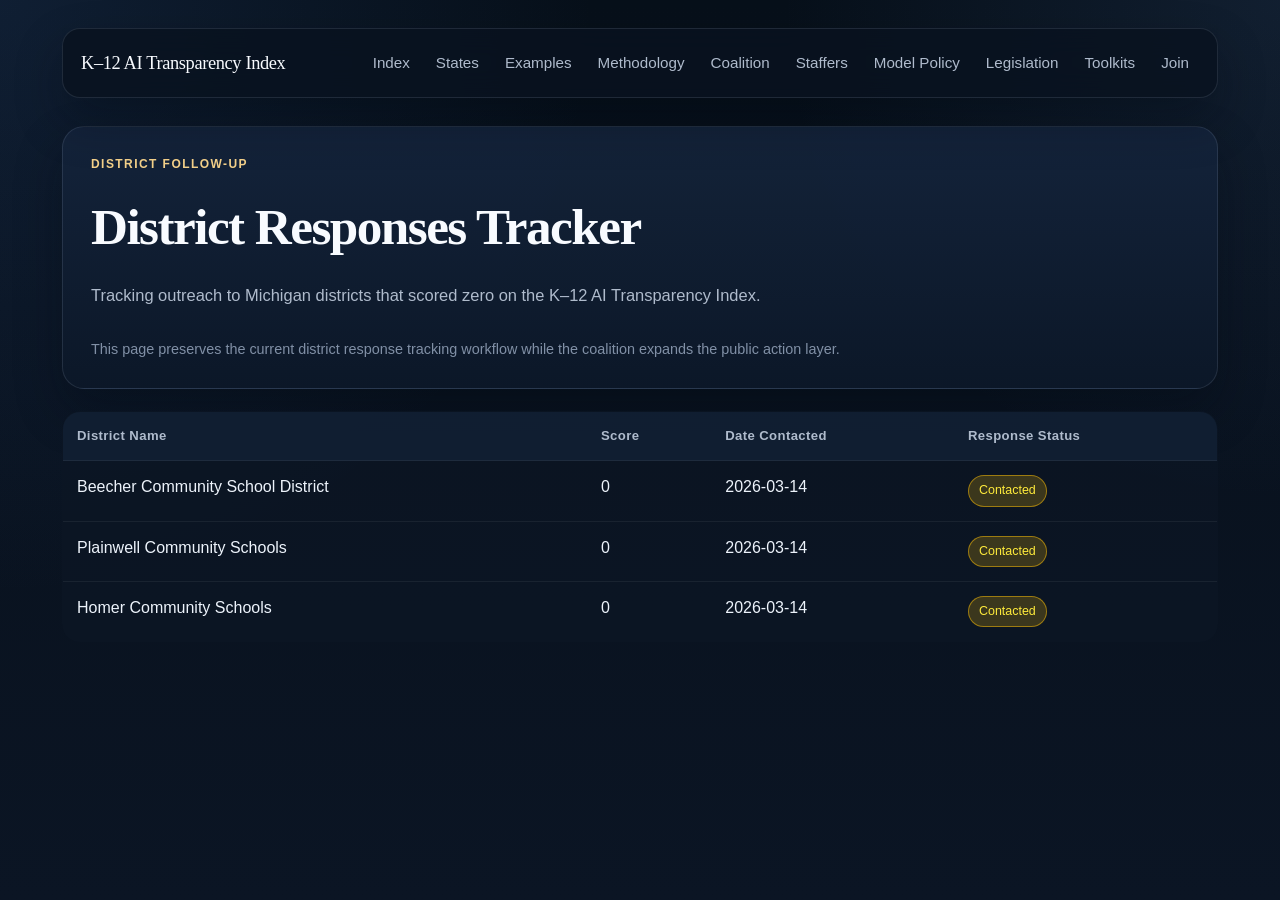
<file: responses/index.html>
<!doctype html>
<html lang="en">

<head>
  <meta charset="utf-8" />
  <meta name="viewport" content="width=device-width, initial-scale=1" />
  <title>District Responses | K–12 AI Transparency Index</title>
  <meta name="description" content="District response tracking for the K–12 AI Transparency Index, preserving current outreach follow-up while the national coalition launches." />
  <meta property="og:title" content="District Responses | K–12 AI Transparency Index" />
  <meta property="og:description" content="Tracking district responses connected to the K–12 AI Transparency Index outreach process." />
  <meta property="og:type" content="website" />
  <meta property="og:url" content="https://roh13294.github.io/K12-AI-Transparency-Index/responses/index.html" />
  <link rel="canonical" href="https://roh13294.github.io/K12-AI-Transparency-Index/responses/index.html" />
  <link rel="stylesheet" href="../style.css" />
  <style>
    .status-contacted { background: rgba(255, 193, 7, 0.2); border-color: rgba(255, 193, 7, 0.5); color: #ffeb3b; }
    .status-responded { background: rgba(76, 175, 80, 0.2); border-color: rgba(76, 175, 80, 0.5); color: #81c784; }
    .status-no-response { background: rgba(244, 67, 54, 0.2); border-color: rgba(244, 67, 54, 0.5); color: #e57373; }
  </style>
</head>

<body data-page="responses" data-base-prefix="../">
  <div class="page">
    <div class="container">
      <div data-site-nav></div>

      <header class="header hero-panel">
        <p class="eyebrow">District Follow-Up</p>
        <h1>District Responses Tracker</h1>
        <p class="subtitle">
          Tracking outreach to Michigan districts that scored zero on the K–12 AI Transparency Index.
        </p>
        <p class="meta">
          This page preserves the current district response tracking workflow while the coalition expands the public action layer.
        </p>
      </header>

      <section class="table-wrap">
        <table class="table">
          <thead>
            <tr>
              <th>District Name</th>
              <th>Score</th>
              <th>Date Contacted</th>
              <th>Response Status</th>
            </tr>
          </thead>
          <tbody id="responsesTableBody">
            <!-- Populated by responses.js -->
          </tbody>
        </table>
      </section>

    </div>
  </div>

  <script src="../campaign-config.js"></script>
  <script src="../site.js"></script>
  <script src="responses.js"></script>
</body>

</html>
</file>
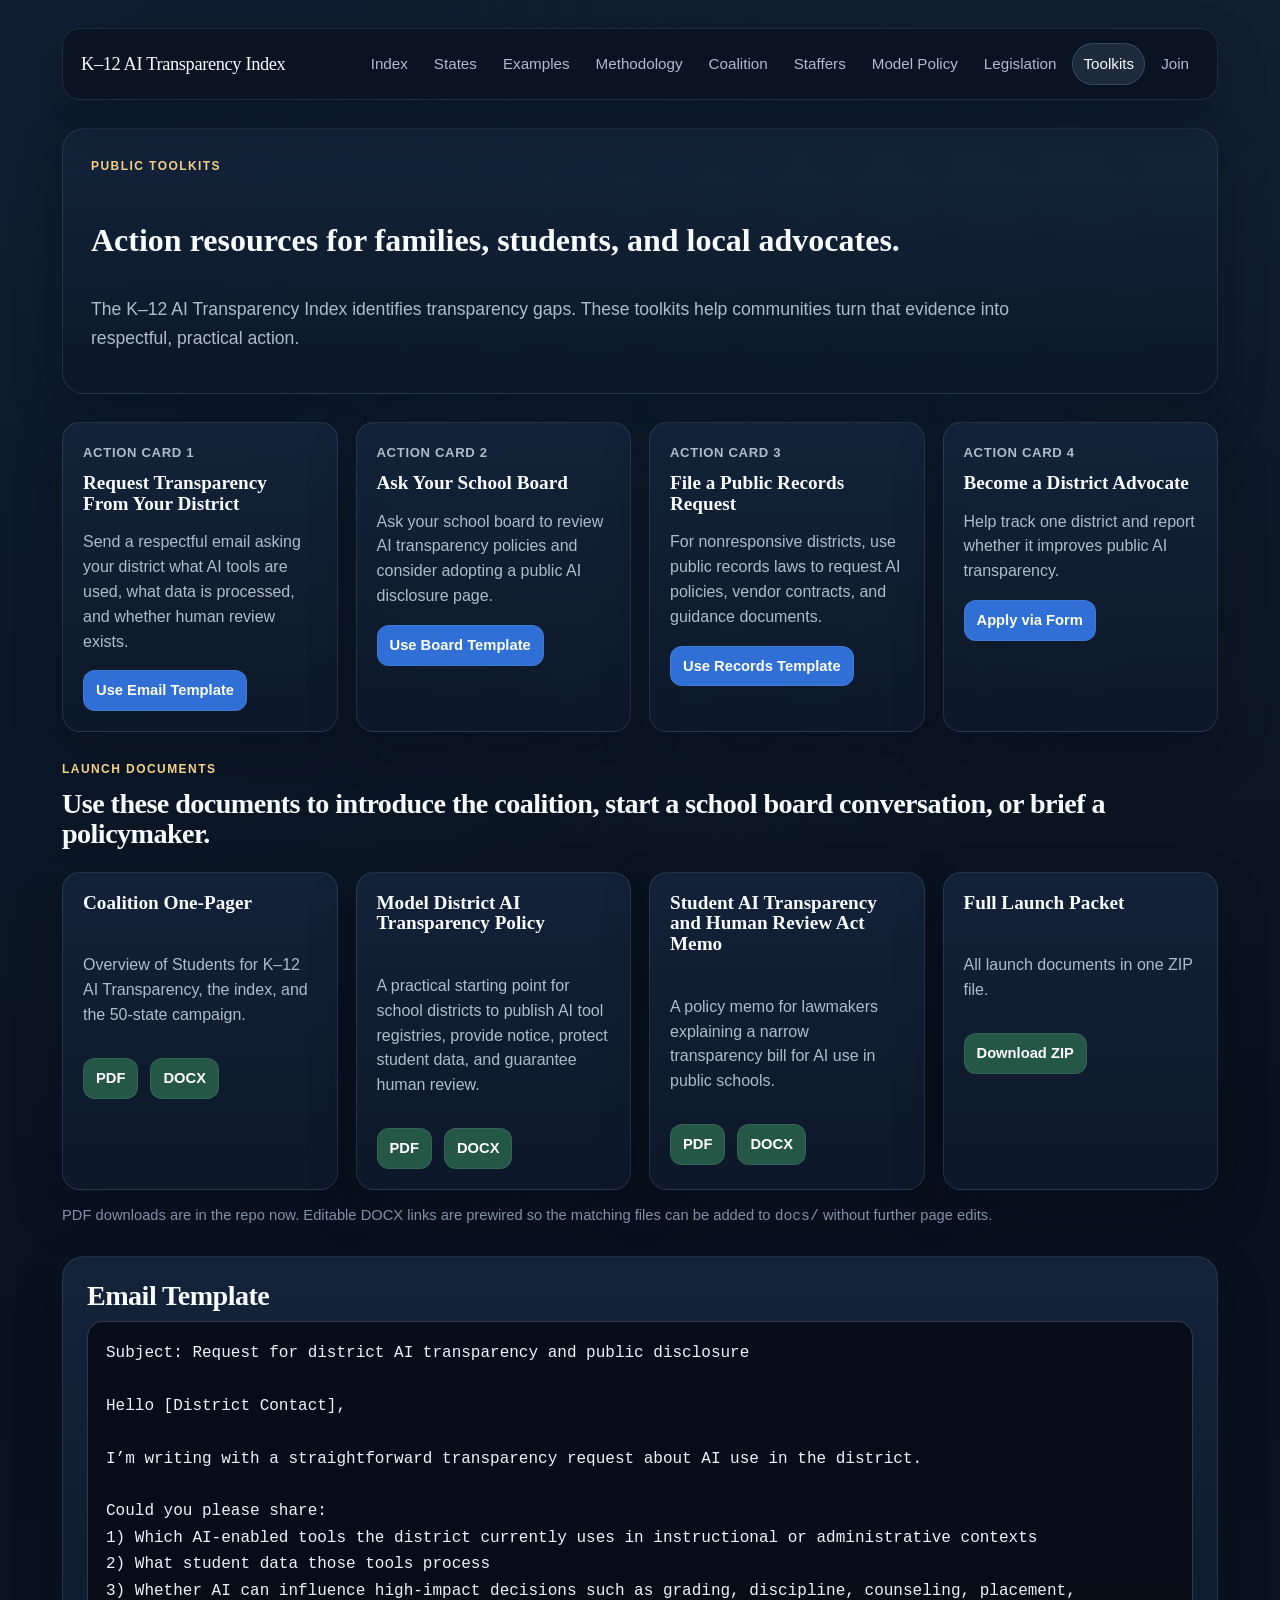
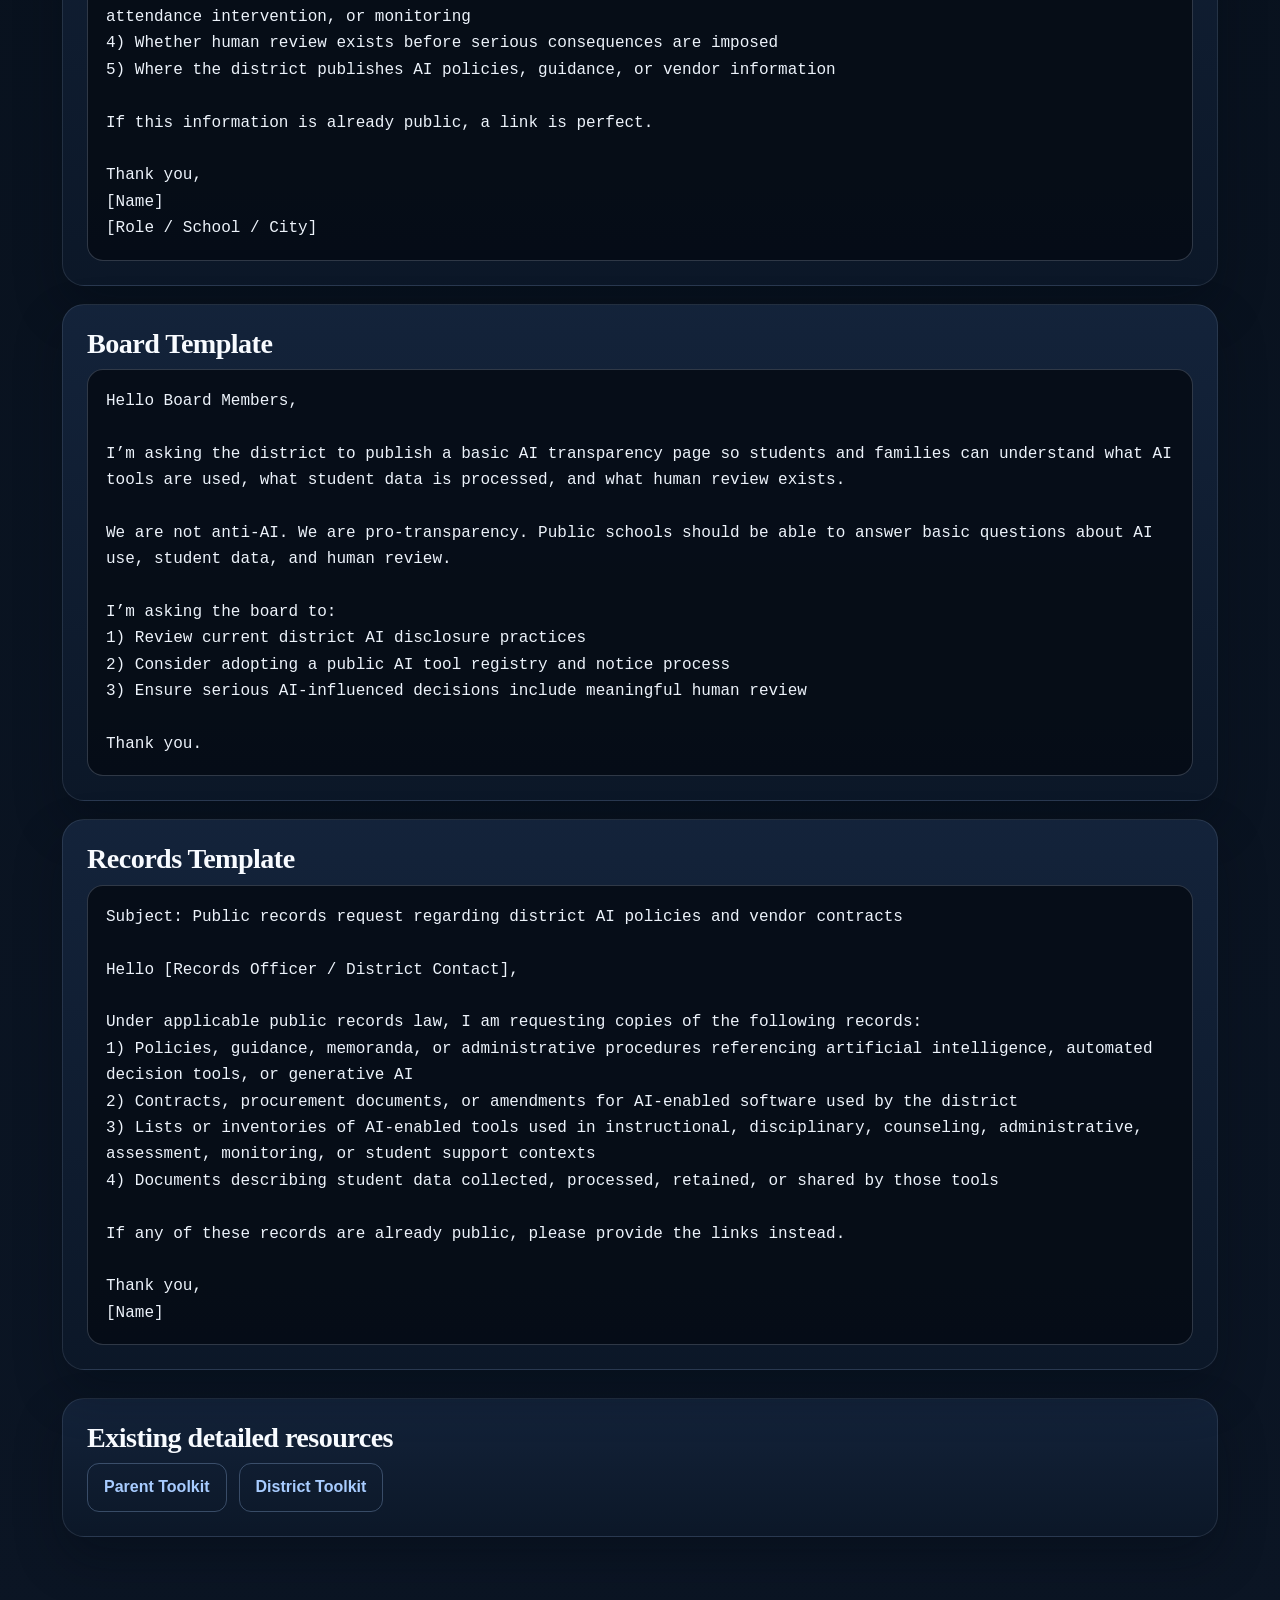
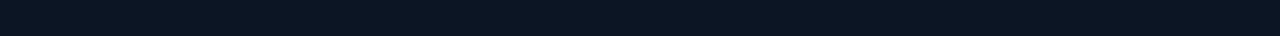
<file: toolkits/index.html>
<!doctype html>
<html lang="en">

<head>
  <meta charset="utf-8" />
  <meta name="viewport" content="width=device-width, initial-scale=1" />
  <title>Public Toolkits | K–12 AI Transparency Index</title>
  <meta name="description" content="Public toolkits from the K–12 AI Transparency Index with district outreach templates, school board advocacy materials, launch documents, and public records request tools." />
  <meta property="og:title" content="Public Toolkits | K–12 AI Transparency Index" />
  <meta property="og:description" content="Templates and advocacy tools tied to the K–12 AI Transparency Index and Students for K–12 AI Transparency." />
  <meta property="og:type" content="website" />
  <meta property="og:url" content="https://roh13294.github.io/K12-AI-Transparency-Index/toolkits/index.html" />
  <link rel="canonical" href="https://roh13294.github.io/K12-AI-Transparency-Index/toolkits/index.html" />
  <link rel="stylesheet" href="../style.css" />
</head>

<body data-page="toolkits" data-base-prefix="../">
  <div class="page">
    <div class="container">
      <div data-site-nav></div>

      <header class="hero-panel">
        <p class="eyebrow">Public Toolkits</p>
        <h1>Action resources for families, students, and local advocates.</h1>
        <p class="subtitle lede">
          The K–12 AI Transparency Index identifies transparency gaps. These toolkits help communities turn that evidence into respectful, practical action.
        </p>
      </header>

      <section class="section">
        <div class="card-grid">
          <article class="feature-card" id="request-transparency">
            <div class="card-kicker">Action Card 1</div>
            <h3>Request Transparency From Your District</h3>
            <p>Send a respectful email asking your district what AI tools are used, what data is processed, and whether human review exists.</p>
            <a class="btn small" href="#email-template">Use Email Template</a>
          </article>

          <article class="feature-card">
            <div class="card-kicker">Action Card 2</div>
            <h3>Ask Your School Board</h3>
            <p>Ask your school board to review AI transparency policies and consider adopting a public AI disclosure page.</p>
            <a class="btn small" href="#board-template">Use Board Template</a>
          </article>

          <article class="feature-card">
            <div class="card-kicker">Action Card 3</div>
            <h3>File a Public Records Request</h3>
            <p>For nonresponsive districts, use public records laws to request AI policies, vendor contracts, and guidance documents.</p>
            <a class="btn small" href="#records-template">Use Records Template</a>
          </article>

          <article class="feature-card">
            <div class="card-kicker">Action Card 4</div>
            <h3>Become a District Advocate</h3>
            <p>Help track one district and report whether it improves public AI transparency.</p>
            <a class="btn small external-form" data-config-link="joinFormUrl" href="https://forms.gle/fhhreQ1nHUoaTuw86" target="_blank" rel="noopener">Apply via Form</a>
          </article>
        </div>
      </section>

      <section class="section">
        <div class="section-heading">
          <p class="eyebrow">Launch Documents</p>
          <h2 class="section-title">Use these documents to introduce the coalition, start a school board conversation, or brief a policymaker.</h2>
        </div>
        <div class="card-grid">
          <article class="feature-card document-card">
            <h3>Coalition One-Pager</h3>
            <p>Overview of Students for K–12 AI Transparency, the index, and the 50-state campaign.</p>
            <div class="cta-group">
              <a class="btn small download" data-config-link="coalitionOnePagerUrl" href="../docs/Students_for_K12_AI_Transparency_One_Pager.pdf">PDF</a>
              <a class="btn small secondary download" data-config-link="coalitionOnePagerDocxUrl" href="../docs/Students_for_K12_AI_Transparency_One_Pager.docx">DOCX</a>
            </div>
          </article>

          <article class="feature-card document-card">
            <h3>Model District AI Transparency Policy</h3>
            <p>A practical starting point for school districts to publish AI tool registries, provide notice, protect student data, and guarantee human review.</p>
            <div class="cta-group">
              <a class="btn small download" data-config-link="modelPolicyDownloadUrl" href="../docs/Model_District_AI_Transparency_Policy.pdf">PDF</a>
              <a class="btn small secondary download" data-config-link="modelPolicyDocxUrl" href="../docs/Model_District_AI_Transparency_Policy.docx">DOCX</a>
            </div>
          </article>

          <article class="feature-card document-card">
            <h3>Student AI Transparency and Human Review Act Memo</h3>
            <p>A policy memo for lawmakers explaining a narrow transparency bill for AI use in public schools.</p>
            <div class="cta-group">
              <a class="btn small download" data-config-link="legislativeMemoUrl" href="../docs/Student_AI_Transparency_and_Human_Review_Act_Memo.pdf">PDF</a>
              <a class="btn small secondary download" data-config-link="legislativeMemoDocxUrl" href="../docs/Student_AI_Transparency_and_Human_Review_Act_Memo.docx">DOCX</a>
            </div>
          </article>

          <article class="feature-card document-card">
            <h3>Full Launch Packet</h3>
            <p>All launch documents in one ZIP file.</p>
            <div class="cta-group">
              <a class="btn small download" data-config-link="launchZipUrl" href="../docs/K12_AI_Transparency_Launch_Documents.zip">Download ZIP</a>
            </div>
          </article>
        </div>
        <p class="footer-note">PDF downloads are in the repo now. Editable DOCX links are prewired so the matching files can be added to <code>docs/</code> without further page edits.</p>
      </section>

      <section class="stack">
        <article class="panel" id="email-template">
          <h2>Email Template</h2>
          <div class="codebox">Subject: Request for district AI transparency and public disclosure

Hello [District Contact],

I’m writing with a straightforward transparency request about AI use in the district.

Could you please share:
1) Which AI-enabled tools the district currently uses in instructional or administrative contexts
2) What student data those tools process
3) Whether AI can influence high-impact decisions such as grading, discipline, counseling, placement, attendance intervention, or monitoring
4) Whether human review exists before serious consequences are imposed
5) Where the district publishes AI policies, guidance, or vendor information

If this information is already public, a link is perfect.

Thank you,
[Name]
[Role / School / City]</div>
        </article>

        <article class="panel" id="board-template">
          <h2>Board Template</h2>
          <div class="codebox">Hello Board Members,

I’m asking the district to publish a basic AI transparency page so students and families can understand what AI tools are used, what student data is processed, and what human review exists.

We are not anti-AI. We are pro-transparency. Public schools should be able to answer basic questions about AI use, student data, and human review.

I’m asking the board to:
1) Review current district AI disclosure practices
2) Consider adopting a public AI tool registry and notice process
3) Ensure serious AI-influenced decisions include meaningful human review

Thank you.</div>
        </article>

        <article class="panel" id="records-template">
          <h2>Records Template</h2>
          <div class="codebox">Subject: Public records request regarding district AI policies and vendor contracts

Hello [Records Officer / District Contact],

Under applicable public records law, I am requesting copies of the following records:
1) Policies, guidance, memoranda, or administrative procedures referencing artificial intelligence, automated decision tools, or generative AI
2) Contracts, procurement documents, or amendments for AI-enabled software used by the district
3) Lists or inventories of AI-enabled tools used in instructional, disciplinary, counseling, administrative, assessment, monitoring, or student support contexts
4) Documents describing student data collected, processed, retained, or shared by those tools

If any of these records are already public, please provide the links instead.

Thank you,
[Name]</div>
        </article>
      </section>

      <section class="panel section">
        <h2>Existing detailed resources</h2>
        <div class="minor-links">
          <a class="btn ghost" href="parent_toolkit.html">Parent Toolkit</a>
          <a class="btn ghost" href="district_toolkit.html">District Toolkit</a>
        </div>
      </section>
    </div>
  </div>

  <script src="../campaign-config.js"></script>
  <script src="../site.js"></script>
</body>

</html>
</file>
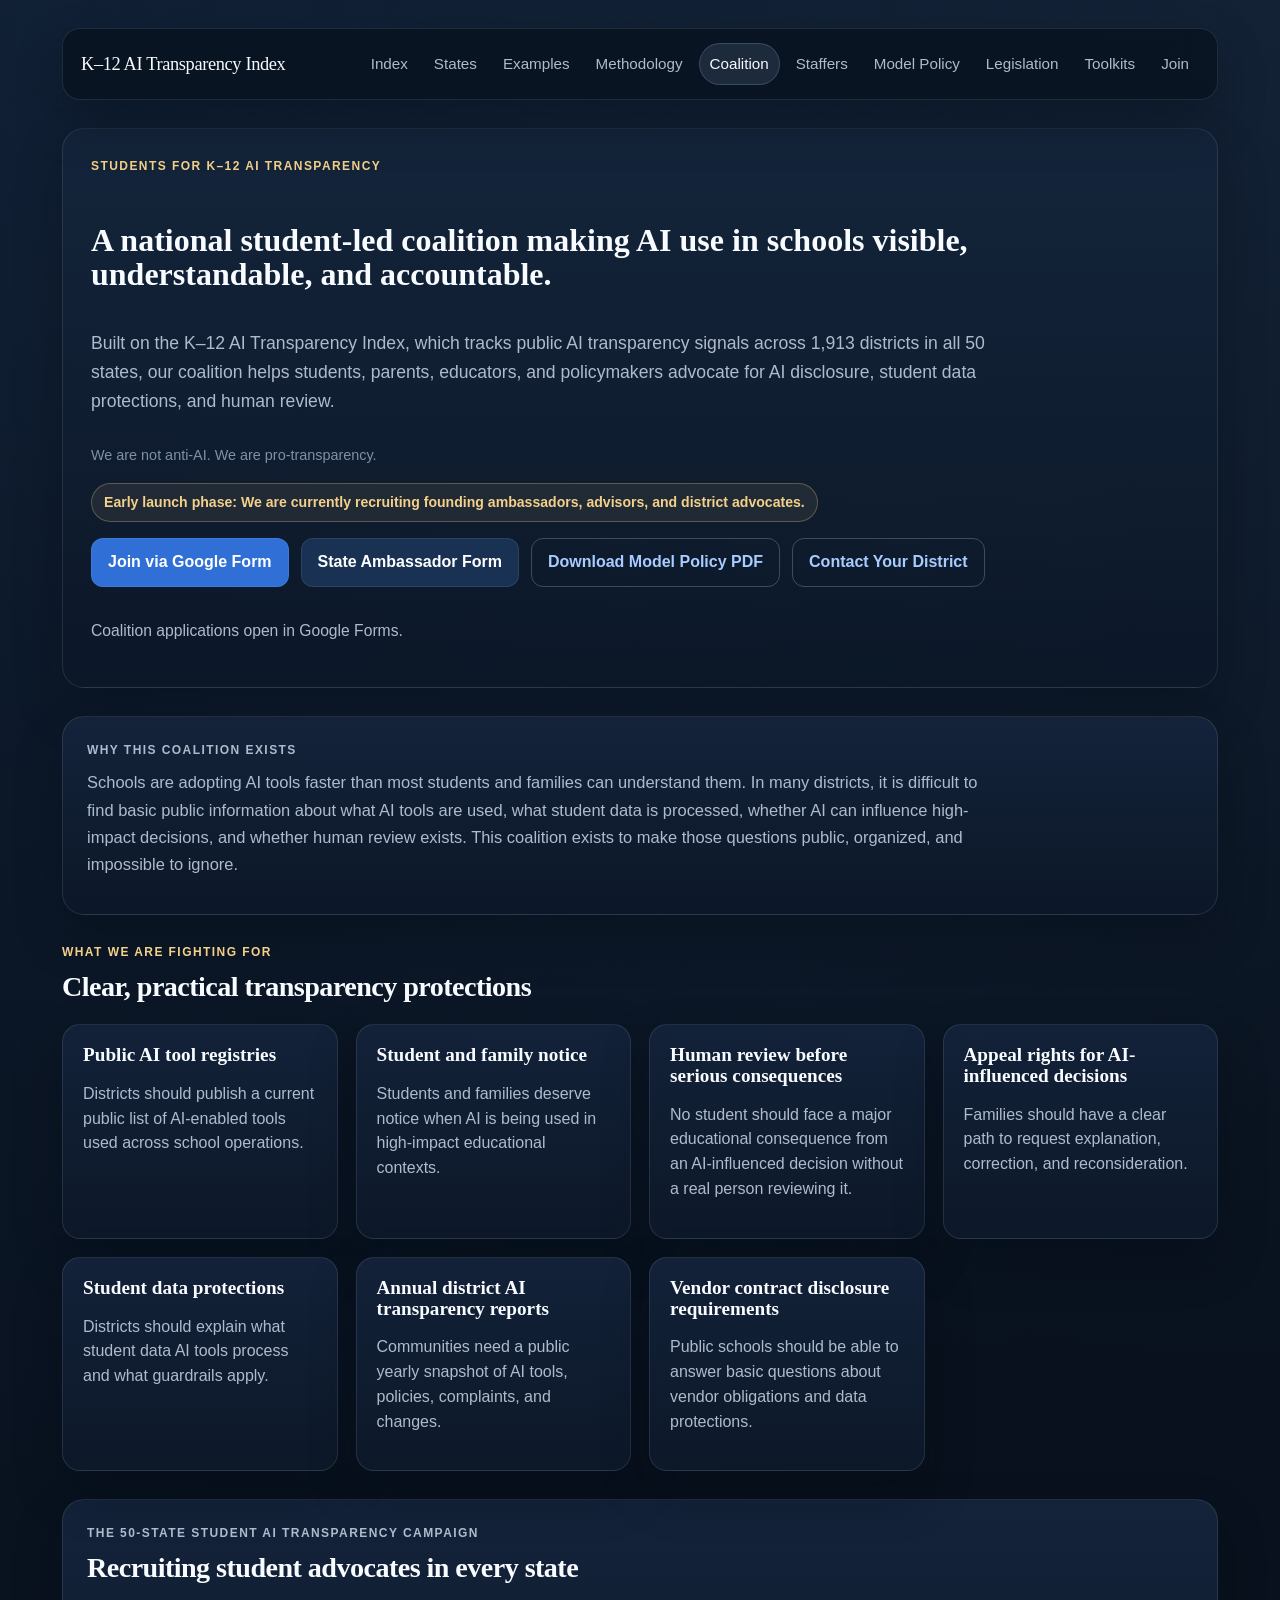
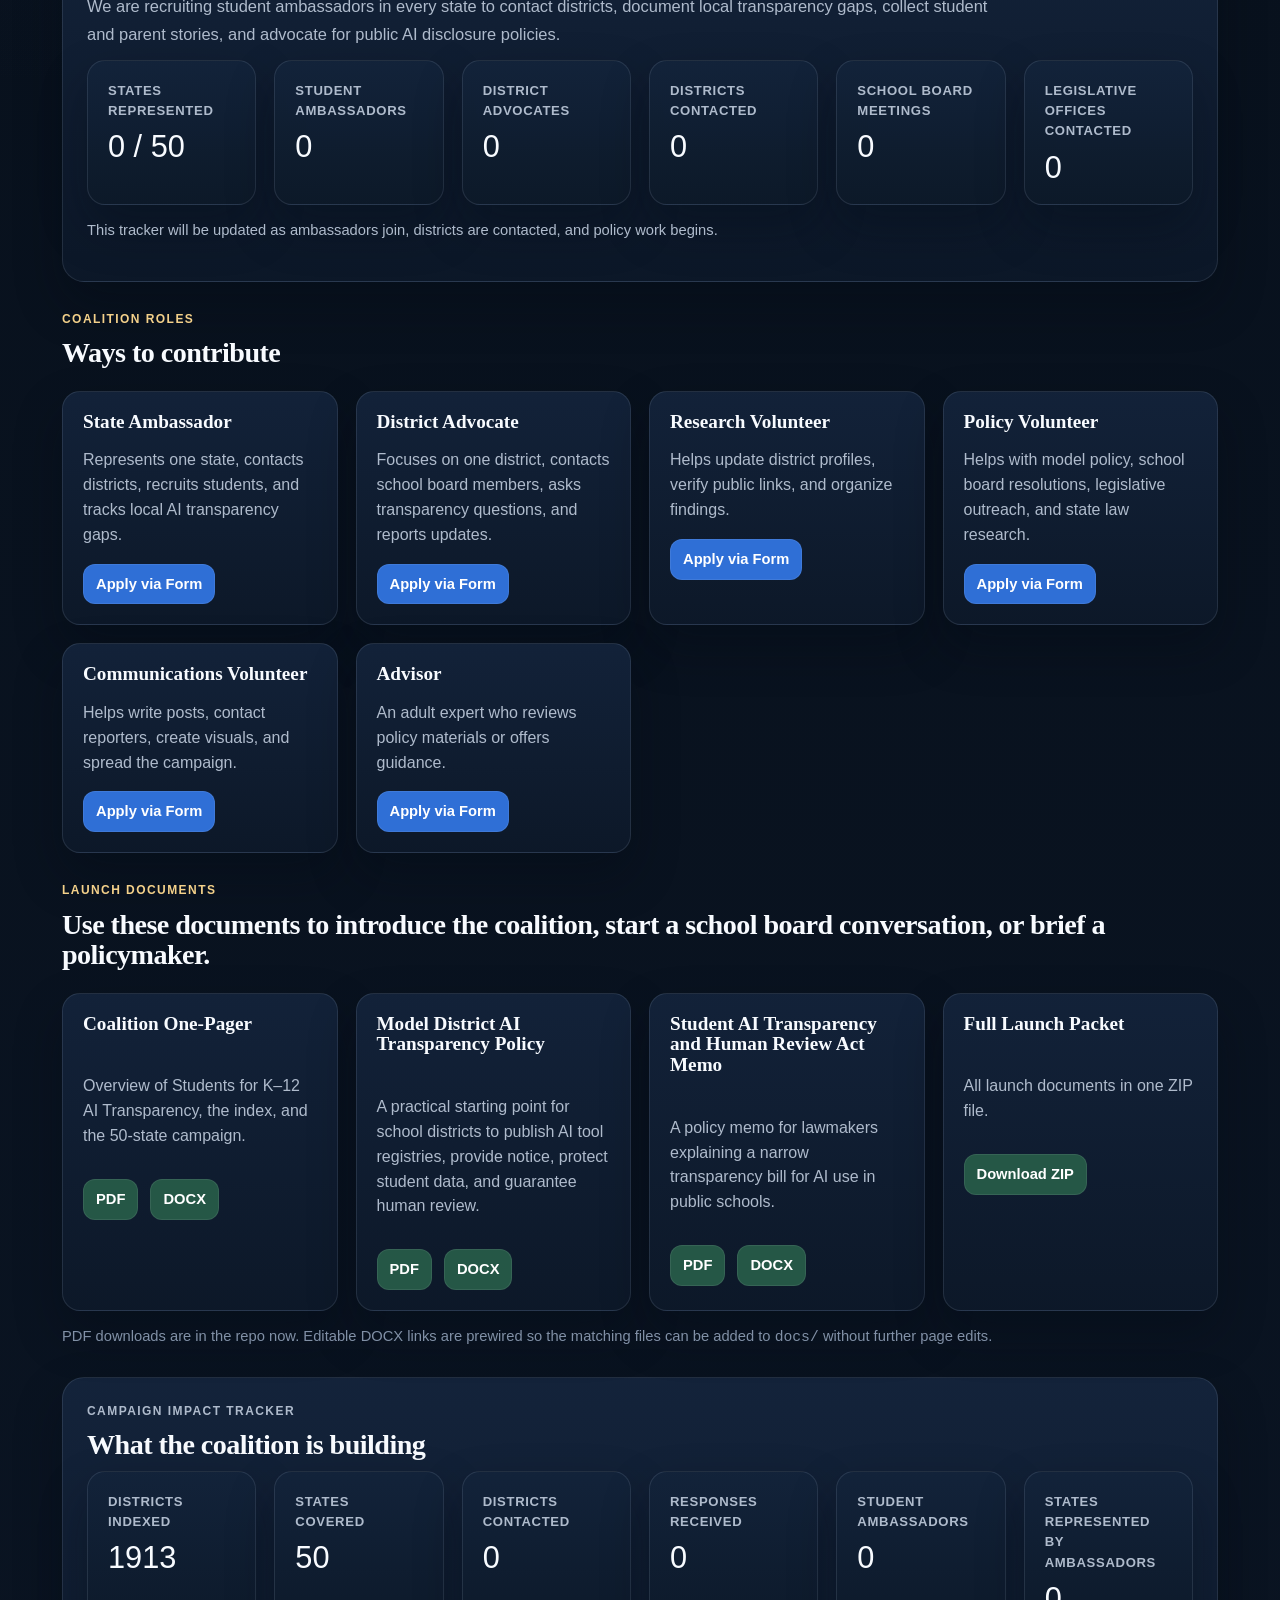
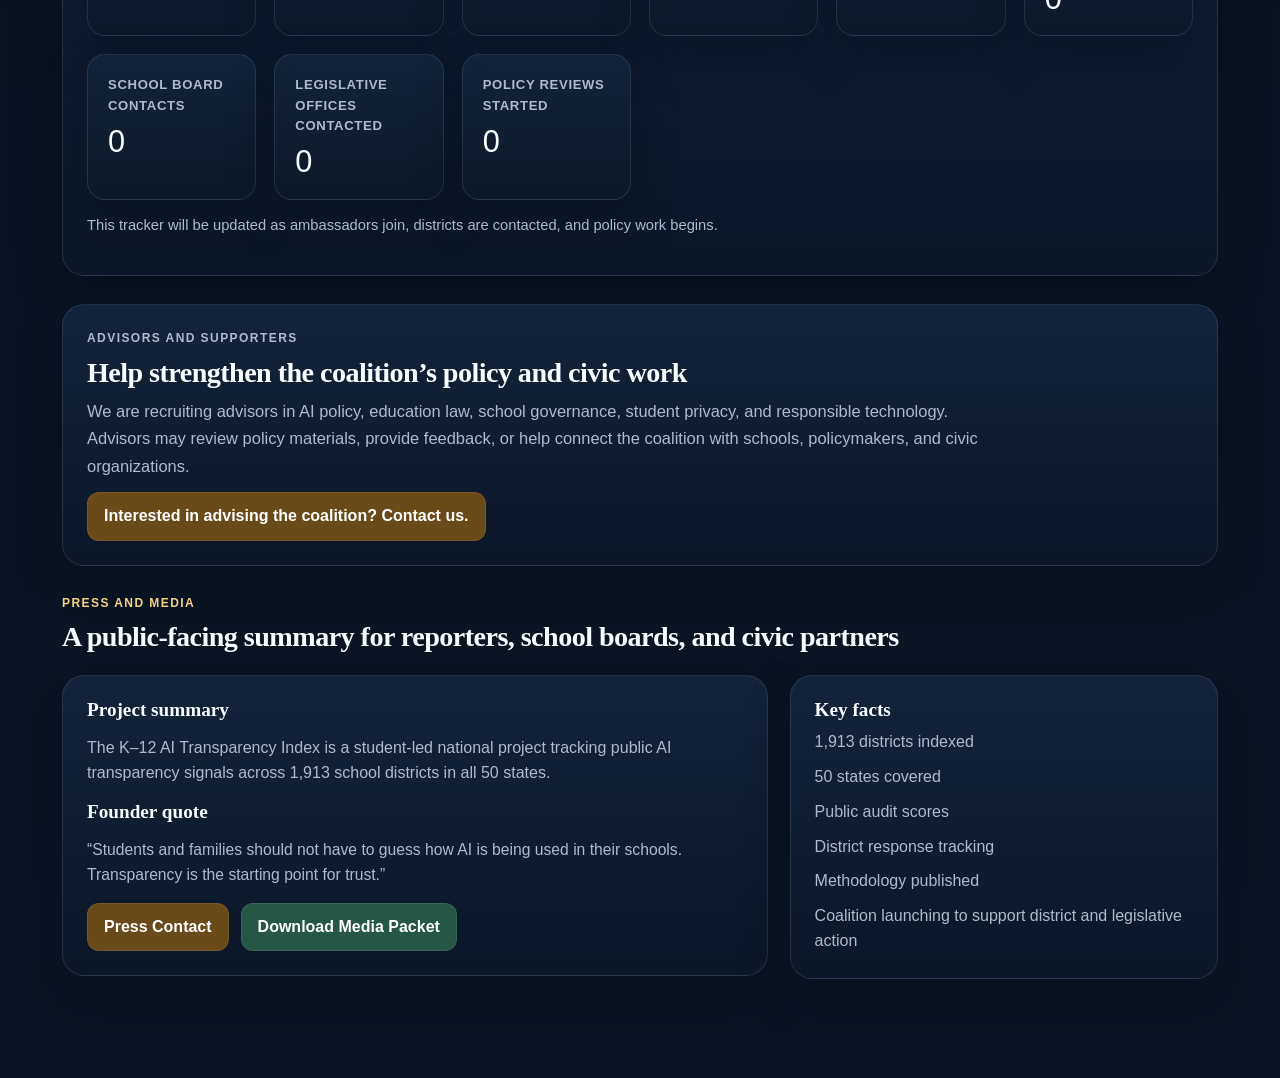
<file: coalition.html>
<!doctype html>
<html lang="en">

<head>
  <meta charset="utf-8" />
  <meta name="viewport" content="width=device-width, initial-scale=1" />
  <title>Students for K–12 AI Transparency | Coalition</title>
  <meta name="description" content="Students for K–12 AI Transparency is the action arm of the K–12 AI Transparency Index, with coalition organizing, launch documents, and practical AI transparency advocacy tools." />
  <meta property="og:title" content="Students for K–12 AI Transparency" />
  <meta property="og:description" content="A national student-led coalition built on the K–12 AI Transparency Index, with launch documents for school boards, families, and policymakers." />
  <meta property="og:type" content="website" />
  <meta property="og:url" content="https://roh13294.github.io/K12-AI-Transparency-Index/coalition.html" />
  <link rel="canonical" href="https://roh13294.github.io/K12-AI-Transparency-Index/coalition.html" />
  <link rel="stylesheet" href="style.css" />
</head>

<body data-page="coalition" data-base-prefix="">
  <div class="page">
    <div class="container">
      <div data-site-nav></div>

      <header class="hero-panel">
        <p class="eyebrow">Students for K–12 AI Transparency</p>
        <h1>A national student-led coalition making AI use in schools visible, understandable, and accountable.</h1>
        <p class="subtitle lede">
          Built on the K–12 AI Transparency Index, which tracks public AI transparency signals across 1,913 districts in all 50 states, our coalition helps students, parents, educators, and policymakers advocate for AI disclosure, student data protections, and human review.
        </p>
        <p class="meta">We are not anti-AI. We are pro-transparency.</p>
        <div class="launch-badge">Early launch phase: We are currently recruiting founding ambassadors, advisors, and district advocates.</div>
        <div class="cta-group">
          <a class="btn external-form" data-config-link="joinFormUrl" href="https://forms.gle/fhhreQ1nHUoaTuw86" target="_blank" rel="noopener">Join via Google Form</a>
          <a class="btn secondary external-form" data-config-link="joinFormUrl" href="https://forms.gle/fhhreQ1nHUoaTuw86" target="_blank" rel="noopener">State Ambassador Form</a>
          <a class="btn ghost download" data-config-link="modelPolicyDownloadUrl" href="docs/Model_District_AI_Transparency_Policy.pdf">Download Model Policy PDF</a>
          <a class="btn ghost" href="toolkits/index.html#request-transparency">Contact Your District</a>
        </div>
        <p class="meta-note">Coalition applications open in Google Forms.</p>
      </header>

      <section class="panel section">
        <p class="eyebrow">Why This Coalition Exists</p>
        <p class="section-copy">
          Schools are adopting AI tools faster than most students and families can understand them. In many districts, it is difficult to find basic public information about what AI tools are used, what student data is processed, whether AI can influence high-impact decisions, and whether human review exists. This coalition exists to make those questions public, organized, and impossible to ignore.
        </p>
      </section>

      <section class="section">
        <div class="section-heading">
          <p class="eyebrow">What We Are Fighting For</p>
          <h2 class="section-title">Clear, practical transparency protections</h2>
        </div>
        <div class="card-grid">
          <article class="feature-card">
            <h3>Public AI tool registries</h3>
            <p>Districts should publish a current public list of AI-enabled tools used across school operations.</p>
          </article>
          <article class="feature-card">
            <h3>Student and family notice</h3>
            <p>Students and families deserve notice when AI is being used in high-impact educational contexts.</p>
          </article>
          <article class="feature-card">
            <h3>Human review before serious consequences</h3>
            <p>No student should face a major educational consequence from an AI-influenced decision without a real person reviewing it.</p>
          </article>
          <article class="feature-card">
            <h3>Appeal rights for AI-influenced decisions</h3>
            <p>Families should have a clear path to request explanation, correction, and reconsideration.</p>
          </article>
          <article class="feature-card">
            <h3>Student data protections</h3>
            <p>Districts should explain what student data AI tools process and what guardrails apply.</p>
          </article>
          <article class="feature-card">
            <h3>Annual district AI transparency reports</h3>
            <p>Communities need a public yearly snapshot of AI tools, policies, complaints, and changes.</p>
          </article>
          <article class="feature-card">
            <h3>Vendor contract disclosure requirements</h3>
            <p>Public schools should be able to answer basic questions about vendor obligations and data protections.</p>
          </article>
        </div>
      </section>

      <section class="panel section">
        <p class="eyebrow">The 50-State Student AI Transparency Campaign</p>
        <h2 class="section-title">Recruiting student advocates in every state</h2>
        <p class="section-copy">
          We are recruiting student ambassadors in every state to contact districts, document local transparency gaps, collect student and parent stories, and advocate for public AI disclosure policies.
        </p>
        <div class="metric-grid">
          <article class="metric-card">
            <div class="metric-label">States represented</div>
            <div class="metric-value" data-progress-key="statesRepresented">0 / 50</div>
          </article>
          <article class="metric-card">
            <div class="metric-label">Student ambassadors</div>
            <div class="metric-value" data-progress-key="studentAmbassadors">0</div>
          </article>
          <article class="metric-card">
            <div class="metric-label">District advocates</div>
            <div class="metric-value" data-progress-key="districtAdvocates">0</div>
          </article>
          <article class="metric-card">
            <div class="metric-label">Districts contacted</div>
            <div class="metric-value" data-progress-key="districtsContacted">0</div>
          </article>
          <article class="metric-card">
            <div class="metric-label">School board meetings</div>
            <div class="metric-value" data-progress-key="schoolBoardMeetings">0</div>
          </article>
          <article class="metric-card">
            <div class="metric-label">Legislative offices contacted</div>
            <div class="metric-value" data-progress-key="legislativeOfficesContacted">0</div>
          </article>
        </div>
        <p class="footer-note">
          This tracker will be updated as ambassadors join, districts are contacted, and policy work begins.
        </p>
      </section>

      <section class="section" id="roles">
        <div class="section-heading">
          <p class="eyebrow">Coalition Roles</p>
          <h2 class="section-title">Ways to contribute</h2>
        </div>
        <div class="role-grid">
          <article class="role-card">
            <h3>State Ambassador</h3>
            <p>Represents one state, contacts districts, recruits students, and tracks local AI transparency gaps.</p>
            <a class="btn small external-form" data-config-link="joinFormUrl" href="https://forms.gle/fhhreQ1nHUoaTuw86" target="_blank" rel="noopener">Apply via Form</a>
          </article>
          <article class="role-card">
            <h3>District Advocate</h3>
            <p>Focuses on one district, contacts school board members, asks transparency questions, and reports updates.</p>
            <a class="btn small external-form" data-config-link="joinFormUrl" href="https://forms.gle/fhhreQ1nHUoaTuw86" target="_blank" rel="noopener">Apply via Form</a>
          </article>
          <article class="role-card">
            <h3>Research Volunteer</h3>
            <p>Helps update district profiles, verify public links, and organize findings.</p>
            <a class="btn small external-form" data-config-link="joinFormUrl" href="https://forms.gle/fhhreQ1nHUoaTuw86" target="_blank" rel="noopener">Apply via Form</a>
          </article>
          <article class="role-card">
            <h3>Policy Volunteer</h3>
            <p>Helps with model policy, school board resolutions, legislative outreach, and state law research.</p>
            <a class="btn small external-form" data-config-link="joinFormUrl" href="https://forms.gle/fhhreQ1nHUoaTuw86" target="_blank" rel="noopener">Apply via Form</a>
          </article>
          <article class="role-card">
            <h3>Communications Volunteer</h3>
            <p>Helps write posts, contact reporters, create visuals, and spread the campaign.</p>
            <a class="btn small external-form" data-config-link="joinFormUrl" href="https://forms.gle/fhhreQ1nHUoaTuw86" target="_blank" rel="noopener">Apply via Form</a>
          </article>
          <article class="role-card">
            <h3>Advisor</h3>
            <p>An adult expert who reviews policy materials or offers guidance.</p>
            <a class="btn small external-form" data-config-link="joinFormUrl" href="https://forms.gle/fhhreQ1nHUoaTuw86" target="_blank" rel="noopener">Apply via Form</a>
          </article>
        </div>
      </section>

      <section class="section">
        <div class="section-heading">
          <p class="eyebrow">Launch Documents</p>
          <h2 class="section-title">Use these documents to introduce the coalition, start a school board conversation, or brief a policymaker.</h2>
        </div>
        <div class="card-grid">
          <article class="feature-card document-card">
            <h3>Coalition One-Pager</h3>
            <p>Overview of Students for K–12 AI Transparency, the index, and the 50-state campaign.</p>
            <div class="cta-group">
              <a class="btn small download" data-config-link="coalitionOnePagerUrl" href="docs/Students_for_K12_AI_Transparency_One_Pager.pdf">PDF</a>
              <a class="btn small secondary download" data-config-link="coalitionOnePagerDocxUrl" href="docs/Students_for_K12_AI_Transparency_One_Pager.docx">DOCX</a>
            </div>
          </article>
          <article class="feature-card document-card">
            <h3>Model District AI Transparency Policy</h3>
            <p>A practical starting point for school districts to publish AI tool registries, provide notice, protect student data, and guarantee human review.</p>
            <div class="cta-group">
              <a class="btn small download" data-config-link="modelPolicyDownloadUrl" href="docs/Model_District_AI_Transparency_Policy.pdf">PDF</a>
              <a class="btn small secondary download" data-config-link="modelPolicyDocxUrl" href="docs/Model_District_AI_Transparency_Policy.docx">DOCX</a>
            </div>
          </article>
          <article class="feature-card document-card">
            <h3>Student AI Transparency and Human Review Act Memo</h3>
            <p>A policy memo for lawmakers explaining a narrow transparency bill for AI use in public schools.</p>
            <div class="cta-group">
              <a class="btn small download" data-config-link="legislativeMemoUrl" href="docs/Student_AI_Transparency_and_Human_Review_Act_Memo.pdf">PDF</a>
              <a class="btn small secondary download" data-config-link="legislativeMemoDocxUrl" href="docs/Student_AI_Transparency_and_Human_Review_Act_Memo.docx">DOCX</a>
            </div>
          </article>
          <article class="feature-card document-card">
            <h3>Full Launch Packet</h3>
            <p>All launch documents in one ZIP file.</p>
            <div class="cta-group">
              <a class="btn small download" data-config-link="launchZipUrl" href="docs/K12_AI_Transparency_Launch_Documents.zip">Download ZIP</a>
            </div>
          </article>
        </div>
        <p class="footer-note">PDF downloads are in the repo now. Editable DOCX links are prewired so the matching files can be added to <code>docs/</code> without further page edits.</p>
      </section>

      <section class="panel section" id="impact">
        <p class="eyebrow">Campaign Impact Tracker</p>
        <h2 class="section-title">What the coalition is building</h2>
        <div class="metric-grid">
          <article class="metric-card">
            <div class="metric-label">Districts indexed</div>
            <div class="metric-value" data-impact-key="districtsIndexed">1913</div>
          </article>
          <article class="metric-card">
            <div class="metric-label">States covered</div>
            <div class="metric-value" data-impact-key="statesCovered">50</div>
          </article>
          <article class="metric-card">
            <div class="metric-label">Districts contacted</div>
            <div class="metric-value" data-impact-key="districtsContacted">0</div>
          </article>
          <article class="metric-card">
            <div class="metric-label">Responses received</div>
            <div class="metric-value" data-impact-key="responsesReceived">0</div>
          </article>
          <article class="metric-card">
            <div class="metric-label">Student ambassadors</div>
            <div class="metric-value" data-impact-key="studentAmbassadors">0</div>
          </article>
          <article class="metric-card">
            <div class="metric-label">States represented by ambassadors</div>
            <div class="metric-value" data-impact-key="statesRepresentedByAmbassadors">0</div>
          </article>
          <article class="metric-card">
            <div class="metric-label">School board contacts</div>
            <div class="metric-value" data-impact-key="schoolBoardContacts">0</div>
          </article>
          <article class="metric-card">
            <div class="metric-label">Legislative offices contacted</div>
            <div class="metric-value" data-impact-key="legislativeOfficesContacted">0</div>
          </article>
          <article class="metric-card">
            <div class="metric-label">Policy reviews started</div>
            <div class="metric-value" data-impact-key="policyReviewsStarted">0</div>
          </article>
        </div>
        <p class="footer-note">
          This tracker will be updated as ambassadors join, districts are contacted, and policy work begins.
        </p>
      </section>

      <section class="panel section">
        <p class="eyebrow">Advisors and Supporters</p>
        <h2 class="section-title">Help strengthen the coalition’s policy and civic work</h2>
        <p class="section-copy">
          We are recruiting advisors in AI policy, education law, school governance, student privacy, and responsible technology. Advisors may review policy materials, provide feedback, or help connect the coalition with schools, policymakers, and civic organizations.
        </p>
        <div class="cta-group">
          <a class="btn secondary contact" data-config-email="contactEmail" data-mailto-subject="Advisor Interest" href="mailto:ronysbrand@gmail.com?subject=Advisor%20Interest">Interested in advising the coalition? Contact us.</a>
        </div>
      </section>

      <section class="section">
        <div class="section-heading">
          <p class="eyebrow">Press and Media</p>
          <h2 class="section-title">A public-facing summary for reporters, school boards, and civic partners</h2>
        </div>
        <div class="split-layout">
          <article class="panel">
            <h3>Project summary</h3>
            <p>
              The K–12 AI Transparency Index is a student-led national project tracking public AI transparency signals across 1,913 school districts in all 50 states.
            </p>
            <h3>Founder quote</h3>
            <p class="meta-note">
              “Students and families should not have to guess how AI is being used in their schools. Transparency is the starting point for trust.”
            </p>
            <div class="cta-group">
              <a class="btn contact" data-config-email="pressContactEmail" data-mailto-subject="Press Inquiry" href="mailto:ronysbrand@gmail.com?subject=Press%20Inquiry">Press Contact</a>
              <a class="btn secondary download" data-config-link="launchZipUrl" href="docs/K12_AI_Transparency_Launch_Documents.zip">Download Media Packet</a>
            </div>
          </article>

          <article class="panel">
            <h3>Key facts</h3>
            <div class="facts-list">
              <div>1,913 districts indexed</div>
              <div>50 states covered</div>
              <div>Public audit scores</div>
              <div>District response tracking</div>
              <div>Methodology published</div>
              <div>Coalition launching to support district and legislative action</div>
            </div>
          </article>
        </div>
      </section>
    </div>
  </div>

  <script src="campaign-config.js"></script>
  <script src="site.js"></script>
</body>

</html>
</file>
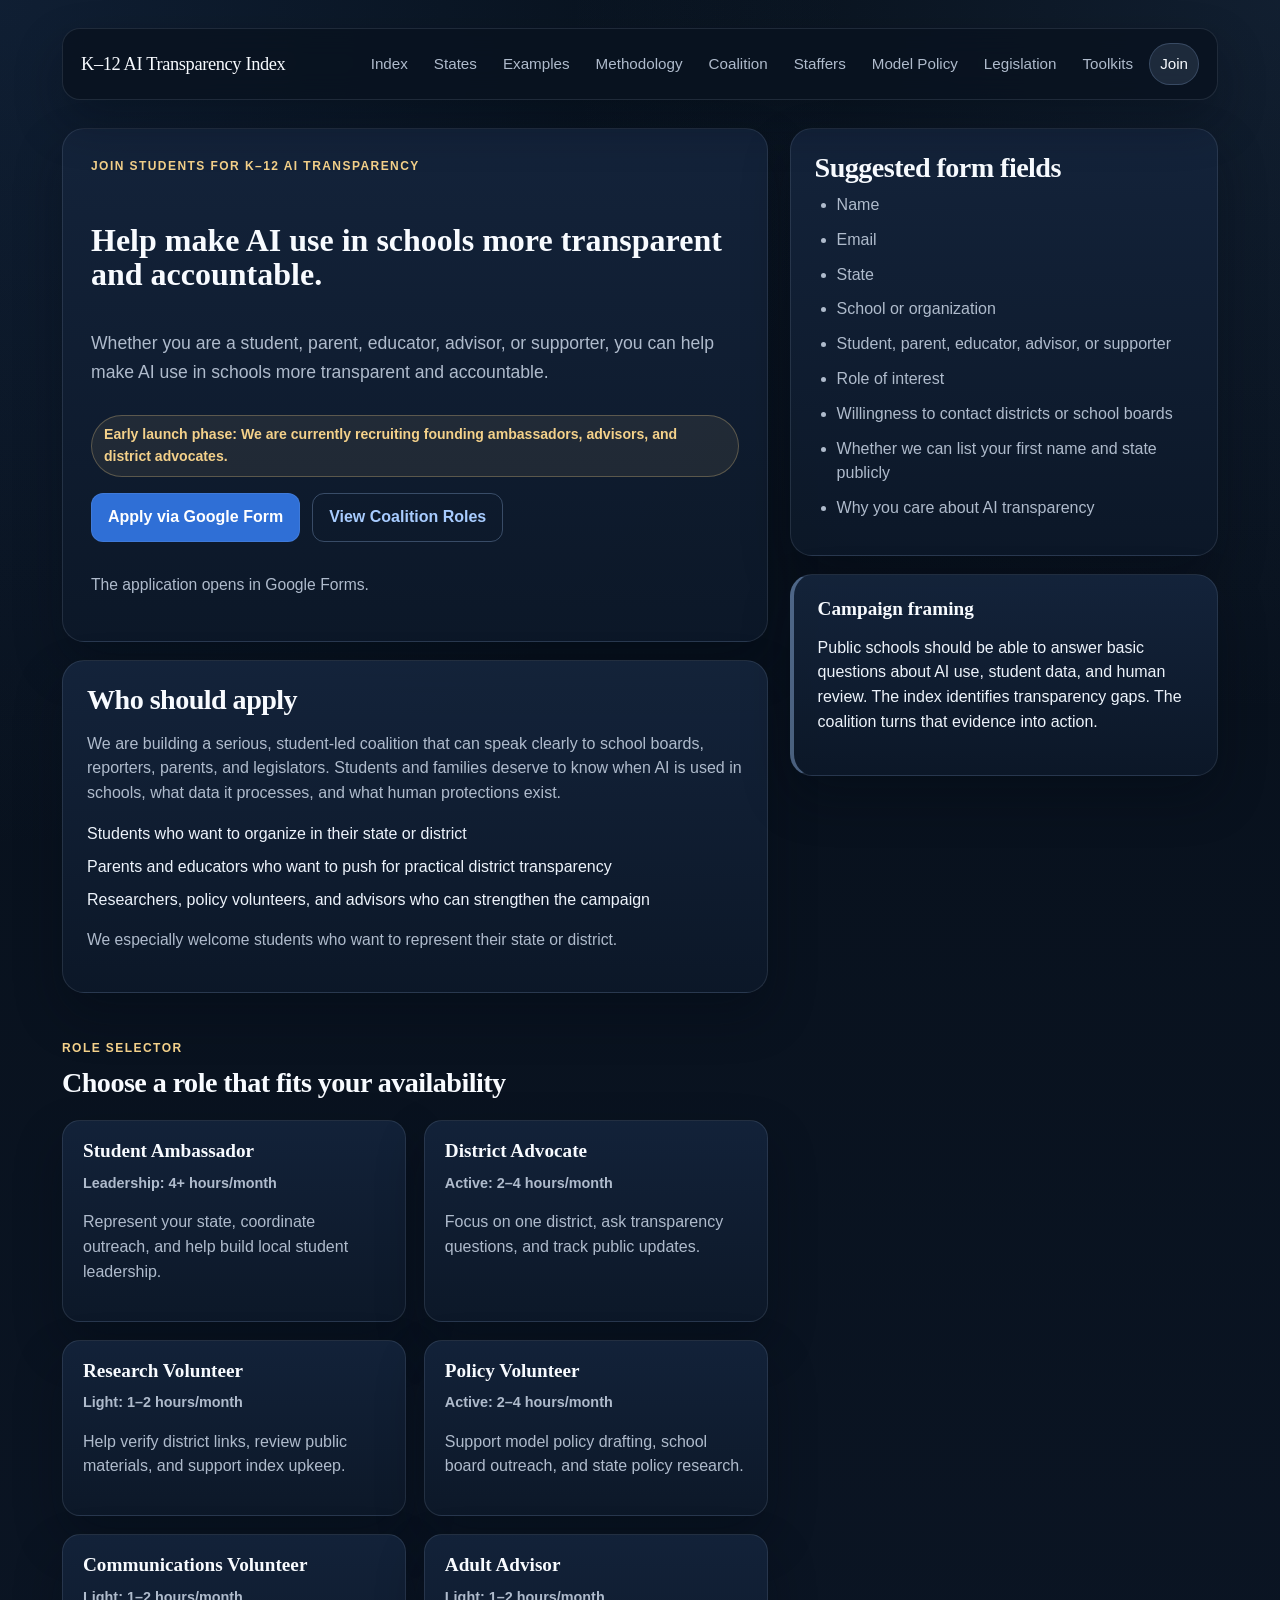
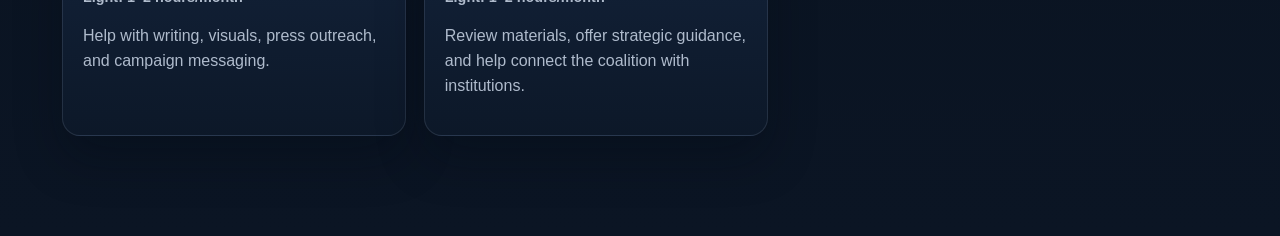
<file: join.html>
<!doctype html>
<html lang="en">

<head>
  <meta charset="utf-8" />
  <meta name="viewport" content="width=device-width, initial-scale=1" />
  <title>Join Students for K–12 AI Transparency</title>
  <meta name="description" content="Join Students for K–12 AI Transparency as a student ambassador, district advocate, volunteer, or advisor." />
  <meta property="og:title" content="Join Students for K–12 AI Transparency" />
  <meta property="og:description" content="Apply to help advance AI disclosure, student data protections, and human review in K–12 schools." />
  <meta property="og:type" content="website" />
  <meta property="og:url" content="https://roh13294.github.io/K12-AI-Transparency-Index/join.html" />
  <link rel="canonical" href="https://roh13294.github.io/K12-AI-Transparency-Index/join.html" />
  <link rel="stylesheet" href="style.css" />
</head>

<body data-page="join" data-base-prefix="">
  <div class="page">
    <div class="container">
      <div data-site-nav></div>

      <div class="split-layout">
        <main class="stack">
          <header class="hero-panel">
            <p class="eyebrow">Join Students for K–12 AI Transparency</p>
            <h1>Help make AI use in schools more transparent and accountable.</h1>
            <p class="subtitle lede">
              Whether you are a student, parent, educator, advisor, or supporter, you can help make AI use in schools more transparent and accountable.
            </p>
            <div class="launch-badge">Early launch phase: We are currently recruiting founding ambassadors, advisors, and district advocates.</div>
            <div class="cta-group" id="apply">
              <a class="btn external-form" data-config-link="joinFormUrl" href="https://forms.gle/fhhreQ1nHUoaTuw86" target="_blank" rel="noopener">Apply via Google Form</a>
              <a class="btn ghost" href="coalition.html#roles">View Coalition Roles</a>
            </div>
            <p class="meta-note">The application opens in Google Forms.</p>
          </header>

          <section class="panel" id="roles">
            <h2>Who should apply</h2>
            <p>
              We are building a serious, student-led coalition that can speak clearly to school boards, reporters, parents, and legislators. Students and families deserve to know when AI is used in schools, what data it processes, and what human protections exist.
            </p>
            <div class="key-lines">
              <div>Students who want to organize in their state or district</div>
              <div>Parents and educators who want to push for practical district transparency</div>
              <div>Researchers, policy volunteers, and advisors who can strengthen the campaign</div>
            </div>
            <p class="meta-note">We especially welcome students who want to represent their state or district.</p>
          </section>

          <section class="section" aria-labelledby="role-selector-title">
            <div class="section-heading">
              <p class="eyebrow">Role Selector</p>
              <h2 class="section-title" id="role-selector-title">Choose a role that fits your availability</h2>
            </div>
            <div class="role-grid">
              <article class="role-card">
                <h3>Student Ambassador</h3>
                <p class="role-meta">Leadership: 4+ hours/month</p>
                <p>Represent your state, coordinate outreach, and help build local student leadership.</p>
              </article>
              <article class="role-card">
                <h3>District Advocate</h3>
                <p class="role-meta">Active: 2–4 hours/month</p>
                <p>Focus on one district, ask transparency questions, and track public updates.</p>
              </article>
              <article class="role-card">
                <h3>Research Volunteer</h3>
                <p class="role-meta">Light: 1–2 hours/month</p>
                <p>Help verify district links, review public materials, and support index upkeep.</p>
              </article>
              <article class="role-card">
                <h3>Policy Volunteer</h3>
                <p class="role-meta">Active: 2–4 hours/month</p>
                <p>Support model policy drafting, school board outreach, and state policy research.</p>
              </article>
              <article class="role-card">
                <h3>Communications Volunteer</h3>
                <p class="role-meta">Light: 1–2 hours/month</p>
                <p>Help with writing, visuals, press outreach, and campaign messaging.</p>
              </article>
              <article class="role-card">
                <h3>Adult Advisor</h3>
                <p class="role-meta">Light: 1–2 hours/month</p>
                <p>Review materials, offer strategic guidance, and help connect the coalition with institutions.</p>
              </article>
            </div>
          </section>
        </main>

        <aside class="stack sticky-card">
          <section class="panel">
            <h2>Suggested form fields</h2>
            <ul class="list-plain">
              <li>Name</li>
              <li>Email</li>
              <li>State</li>
              <li>School or organization</li>
              <li>Student, parent, educator, advisor, or supporter</li>
              <li>Role of interest</li>
              <li>Willingness to contact districts or school boards</li>
              <li>Whether we can list your first name and state publicly</li>
              <li>Why you care about AI transparency</li>
            </ul>
          </section>

          <section class="quote-panel">
            <h3>Campaign framing</h3>
            <p>
              Public schools should be able to answer basic questions about AI use, student data, and human review. The index identifies transparency gaps. The coalition turns that evidence into action.
            </p>
          </section>
        </aside>
      </div>
    </div>
  </div>

  <script src="campaign-config.js"></script>
  <script src="site.js"></script>
</body>

</html>
</file>
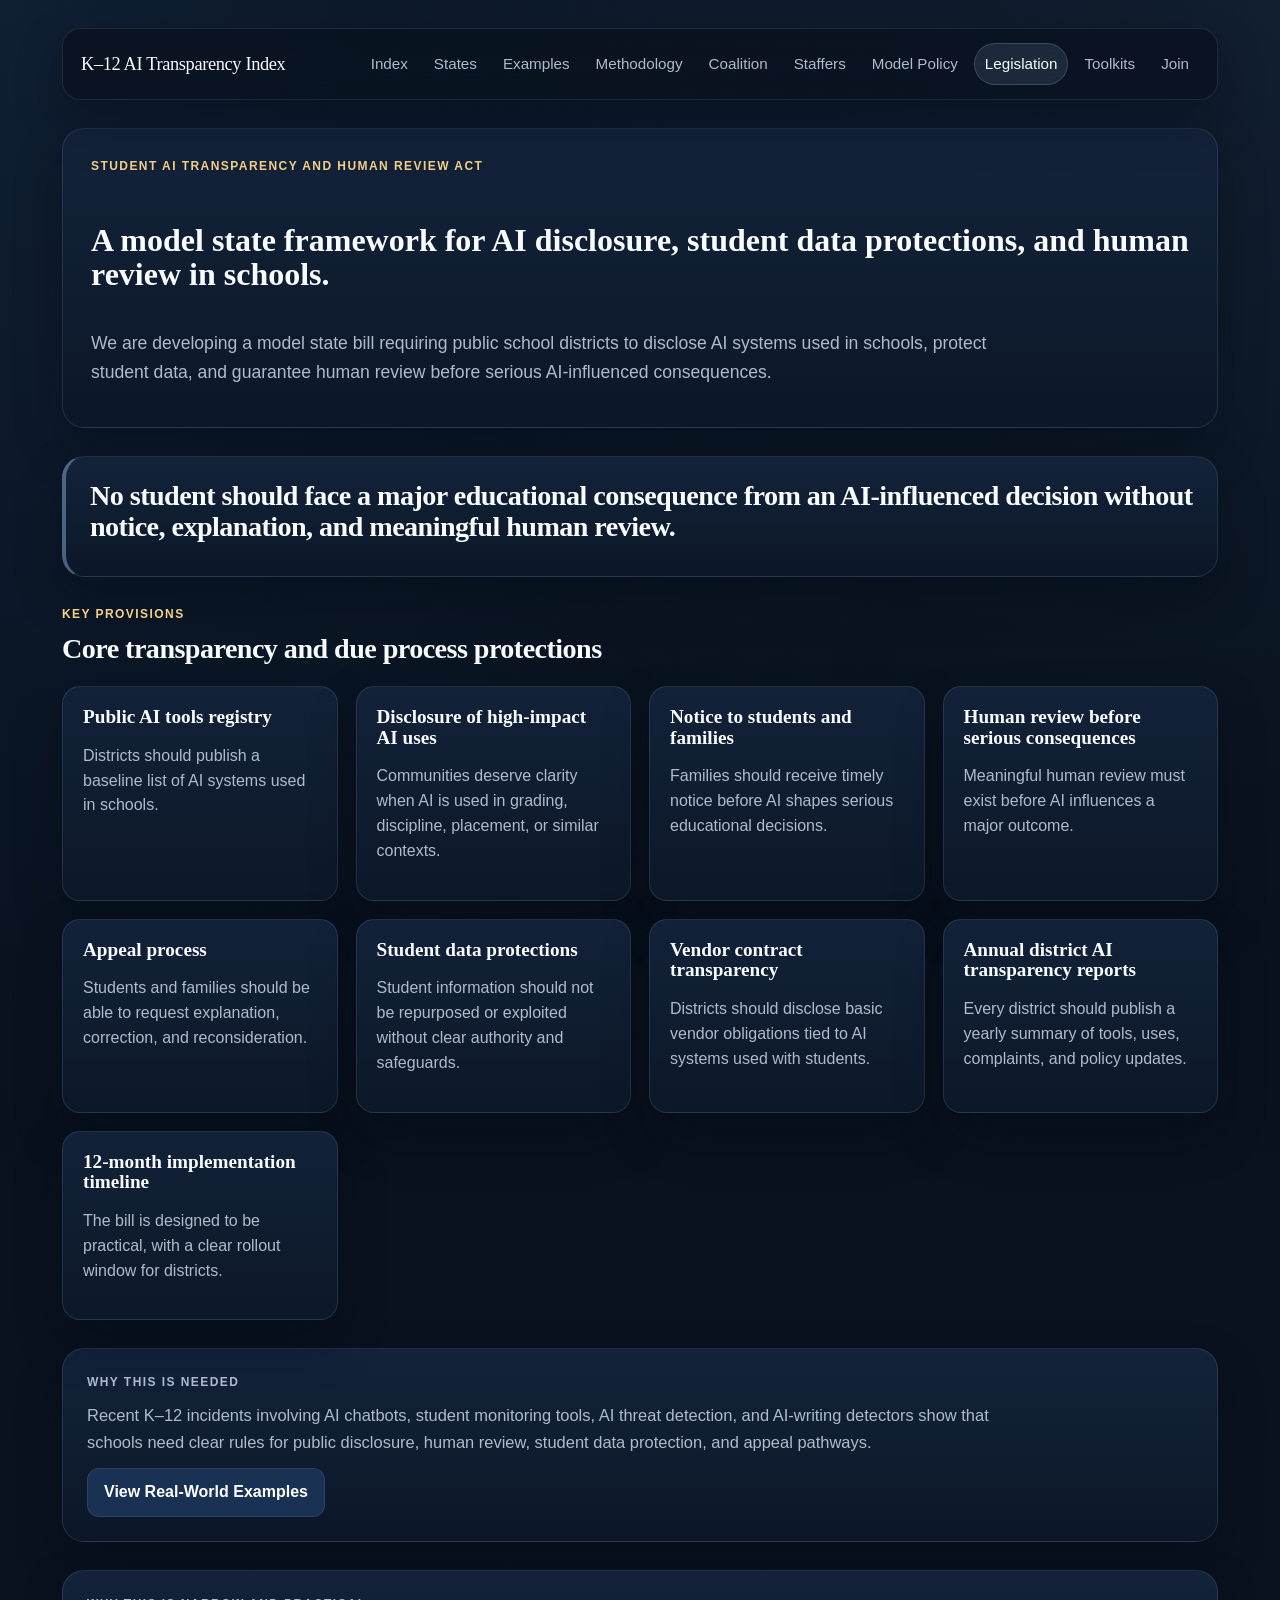
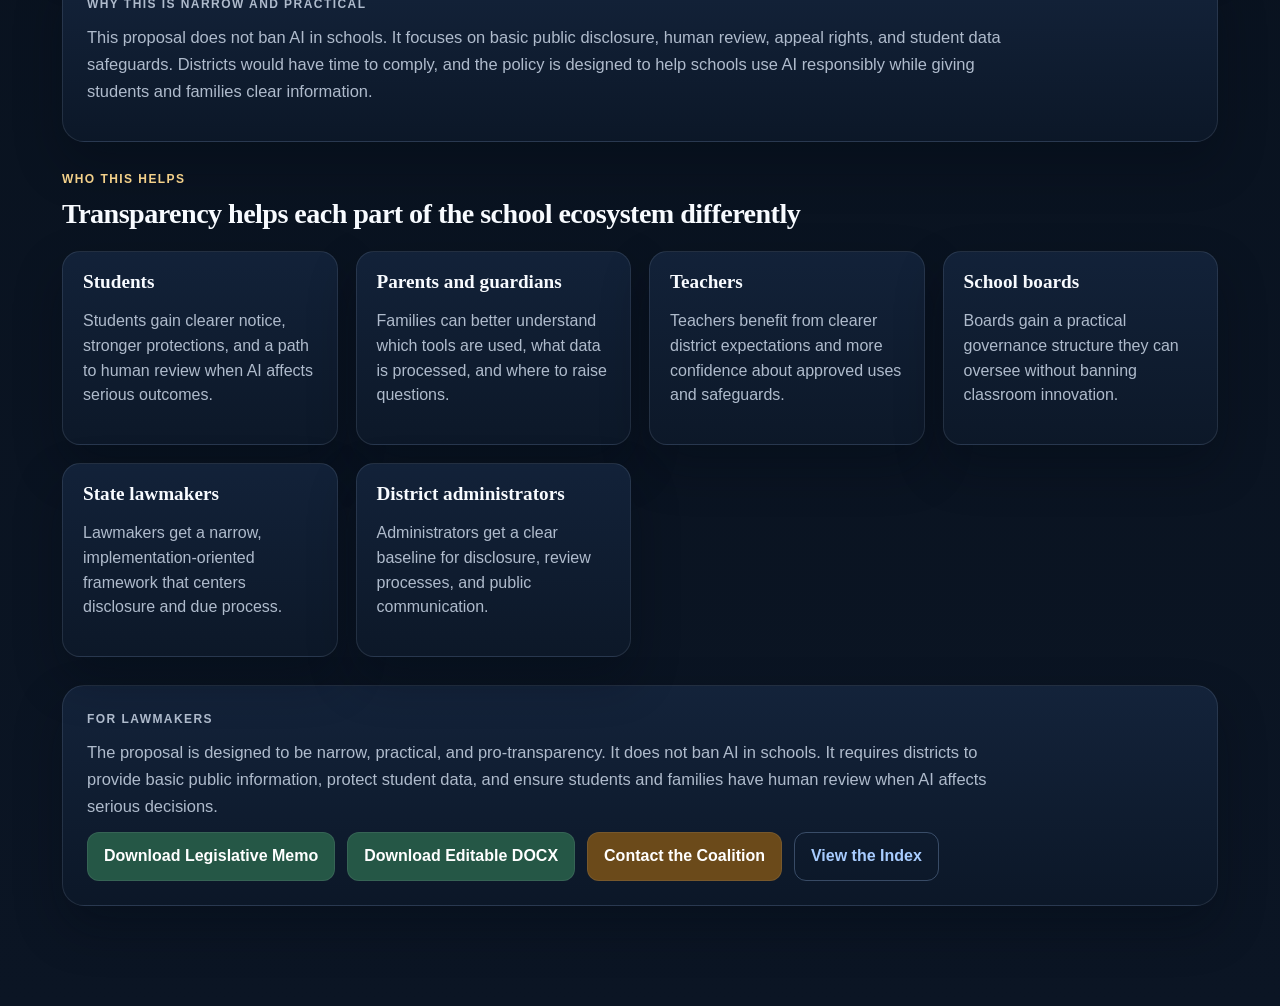
<file: legislation.html>
<!doctype html>
<html lang="en">

<head>
  <meta charset="utf-8" />
  <meta name="viewport" content="width=device-width, initial-scale=1" />
  <title>Student AI Transparency and Human Review Act | K–12 AI Transparency Index</title>
  <meta name="description" content="A model state proposal focused on AI disclosure, student data protections, human review, and a downloadable memo for lawmakers and advocates." />
  <meta property="og:title" content="Student AI Transparency and Human Review Act" />
  <meta property="og:description" content="A narrow, practical policy framework for AI disclosure, student data protections, and human review in K–12 schools." />
  <meta property="og:type" content="website" />
  <meta property="og:url" content="https://roh13294.github.io/K12-AI-Transparency-Index/legislation.html" />
  <link rel="canonical" href="https://roh13294.github.io/K12-AI-Transparency-Index/legislation.html" />
  <link rel="stylesheet" href="style.css" />
</head>

<body data-page="legislation" data-base-prefix="">
  <div class="page">
    <div class="container">
      <div data-site-nav></div>

      <header class="hero-panel">
        <p class="eyebrow">Student AI Transparency and Human Review Act</p>
        <h1>A model state framework for AI disclosure, student data protections, and human review in schools.</h1>
        <p class="subtitle lede">
          We are developing a model state bill requiring public school districts to disclose AI systems used in schools, protect student data, and guarantee human review before serious AI-influenced consequences.
        </p>
      </header>

      <section class="quote-panel section">
        <h2>No student should face a major educational consequence from an AI-influenced decision without notice, explanation, and meaningful human review.</h2>
      </section>

      <section class="section">
        <div class="section-heading">
          <p class="eyebrow">Key Provisions</p>
          <h2 class="section-title">Core transparency and due process protections</h2>
        </div>
        <div class="card-grid">
          <article class="feature-card"><h3>Public AI tools registry</h3><p>Districts should publish a baseline list of AI systems used in schools.</p></article>
          <article class="feature-card"><h3>Disclosure of high-impact AI uses</h3><p>Communities deserve clarity when AI is used in grading, discipline, placement, or similar contexts.</p></article>
          <article class="feature-card"><h3>Notice to students and families</h3><p>Families should receive timely notice before AI shapes serious educational decisions.</p></article>
          <article class="feature-card"><h3>Human review before serious consequences</h3><p>Meaningful human review must exist before AI influences a major outcome.</p></article>
          <article class="feature-card"><h3>Appeal process</h3><p>Students and families should be able to request explanation, correction, and reconsideration.</p></article>
          <article class="feature-card"><h3>Student data protections</h3><p>Student information should not be repurposed or exploited without clear authority and safeguards.</p></article>
          <article class="feature-card"><h3>Vendor contract transparency</h3><p>Districts should disclose basic vendor obligations tied to AI systems used with students.</p></article>
          <article class="feature-card"><h3>Annual district AI transparency reports</h3><p>Every district should publish a yearly summary of tools, uses, complaints, and policy updates.</p></article>
          <article class="feature-card"><h3>12-month implementation timeline</h3><p>The bill is designed to be practical, with a clear rollout window for districts.</p></article>
        </div>
      </section>

      <section class="panel section">
        <p class="eyebrow">Why This Is Needed</p>
        <p class="section-copy">
          Recent K–12 incidents involving AI chatbots, student monitoring tools, AI threat detection, and AI-writing detectors show that schools need clear rules for public disclosure, human review, student data protection, and appeal pathways.
        </p>
        <div class="cta-group">
          <a class="btn secondary" href="real-world-examples.html">View Real-World Examples</a>
        </div>
      </section>

      <section class="panel section">
        <p class="eyebrow">Why This Is Narrow and Practical</p>
        <p class="section-copy">
          This proposal does not ban AI in schools. It focuses on basic public disclosure, human review, appeal rights, and student data safeguards. Districts would have time to comply, and the policy is designed to help schools use AI responsibly while giving students and families clear information.
        </p>
      </section>

      <section class="section">
        <div class="section-heading">
          <p class="eyebrow">Who This Helps</p>
          <h2 class="section-title">Transparency helps each part of the school ecosystem differently</h2>
        </div>
        <div class="card-grid">
          <article class="feature-card"><h3>Students</h3><p>Students gain clearer notice, stronger protections, and a path to human review when AI affects serious outcomes.</p></article>
          <article class="feature-card"><h3>Parents and guardians</h3><p>Families can better understand which tools are used, what data is processed, and where to raise questions.</p></article>
          <article class="feature-card"><h3>Teachers</h3><p>Teachers benefit from clearer district expectations and more confidence about approved uses and safeguards.</p></article>
          <article class="feature-card"><h3>School boards</h3><p>Boards gain a practical governance structure they can oversee without banning classroom innovation.</p></article>
          <article class="feature-card"><h3>State lawmakers</h3><p>Lawmakers get a narrow, implementation-oriented framework that centers disclosure and due process.</p></article>
          <article class="feature-card"><h3>District administrators</h3><p>Administrators get a clear baseline for disclosure, review processes, and public communication.</p></article>
        </div>
      </section>

      <section class="panel section">
        <p class="eyebrow">For Lawmakers</p>
        <p class="section-copy">
          The proposal is designed to be narrow, practical, and pro-transparency. It does not ban AI in schools. It requires districts to provide basic public information, protect student data, and ensure students and families have human review when AI affects serious decisions.
        </p>
        <div class="cta-group">
          <a class="btn download" data-config-link="legislativeMemoUrl" href="docs/Student_AI_Transparency_and_Human_Review_Act_Memo.pdf">Download Legislative Memo</a>
          <a class="btn secondary download" data-config-link="legislativeMemoDocxUrl" href="docs/Student_AI_Transparency_and_Human_Review_Act_Memo.docx">Download Editable DOCX</a>
          <a class="btn contact" data-config-email="contactEmail" data-mailto-subject="Legislative Memo Request" href="mailto:ronysbrand@gmail.com?subject=Legislative%20Memo%20Request">Contact the Coalition</a>
          <a class="btn ghost" href="index.html">View the Index</a>
        </div>
      </section>
    </div>
  </div>

  <script src="campaign-config.js"></script>
  <script src="site.js"></script>
</body>

</html>
</file>
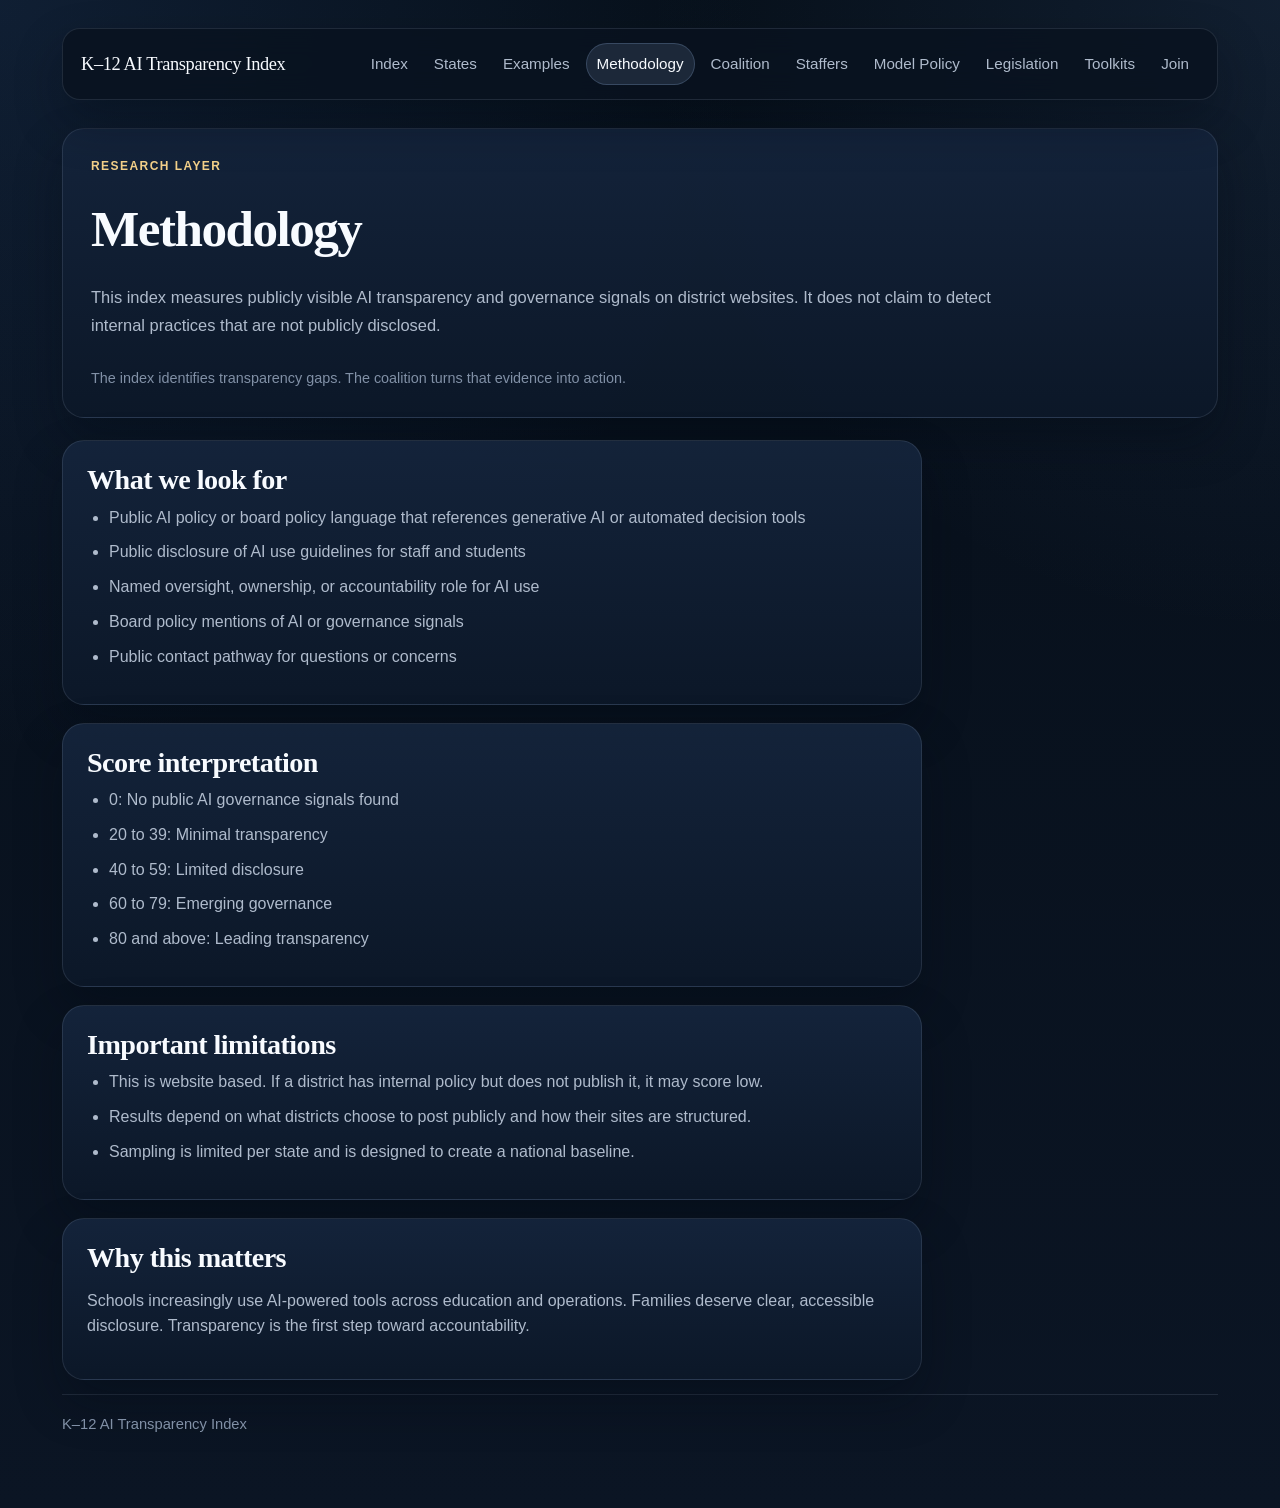
<file: methodology.html>
<!DOCTYPE html>
<html lang="en">
<head>
  <meta charset="UTF-8" />
  <meta name="viewport" content="width=device-width, initial-scale=1"/>
  <title>Methodology | K–12 AI Transparency Index</title>
  <meta name="description" content="Methodology for the K–12 AI Transparency Index, which evaluates public AI transparency signals across 1,913 school districts in all 50 states." />
  <meta property="og:title" content="Methodology | K–12 AI Transparency Index" />
  <meta property="og:description" content="How the K–12 AI Transparency Index evaluates public AI transparency signals on district websites." />
  <meta property="og:type" content="website" />
  <meta property="og:url" content="https://roh13294.github.io/K12-AI-Transparency-Index/methodology.html" />
  <link rel="canonical" href="https://roh13294.github.io/K12-AI-Transparency-Index/methodology.html" />
  <link rel="stylesheet" href="style.css" />
</head>
<body data-page="methodology" data-base-prefix="">
  <div class="page">
    <div class="container">
      <div data-site-nav></div>

      <header class="header hero-panel">
        <p class="eyebrow">Research Layer</p>
        <h1>Methodology</h1>
        <p class="subtitle">
          This index measures publicly visible AI transparency and governance signals on district websites.
          It does not claim to detect internal practices that are not publicly disclosed.
        </p>
        <p class="meta">
          The index identifies transparency gaps. The coalition turns that evidence into action.
        </p>
      </header>

      <main class="content stack">
        <section class="panel">
          <h2>What we look for</h2>
          <ul>
            <li>Public AI policy or board policy language that references generative AI or automated decision tools</li>
            <li>Public disclosure of AI use guidelines for staff and students</li>
            <li>Named oversight, ownership, or accountability role for AI use</li>
            <li>Board policy mentions of AI or governance signals</li>
            <li>Public contact pathway for questions or concerns</li>
          </ul>
        </section>

        <section class="panel">
          <h2>Score interpretation</h2>
          <ul>
            <li>0: No public AI governance signals found</li>
            <li>20 to 39: Minimal transparency</li>
            <li>40 to 59: Limited disclosure</li>
            <li>60 to 79: Emerging governance</li>
            <li>80 and above: Leading transparency</li>
          </ul>
        </section>

        <section class="panel">
          <h2>Important limitations</h2>
          <ul>
            <li>This is website based. If a district has internal policy but does not publish it, it may score low.</li>
            <li>Results depend on what districts choose to post publicly and how their sites are structured.</li>
            <li>Sampling is limited per state and is designed to create a national baseline.</li>
          </ul>
        </section>

        <section class="panel">
          <h2>Why this matters</h2>
          <p>
            Schools increasingly use AI-powered tools across education and operations. Families deserve clear, accessible disclosure.
            Transparency is the first step toward accountability.
          </p>
        </section>
      </main>

      <footer class="footer">
        <div>K–12 AI Transparency Index</div>
      </footer>
    </div>
  </div>

  <script src="campaign-config.js"></script>
  <script src="site.js"></script>
</body>
</html>
</file>
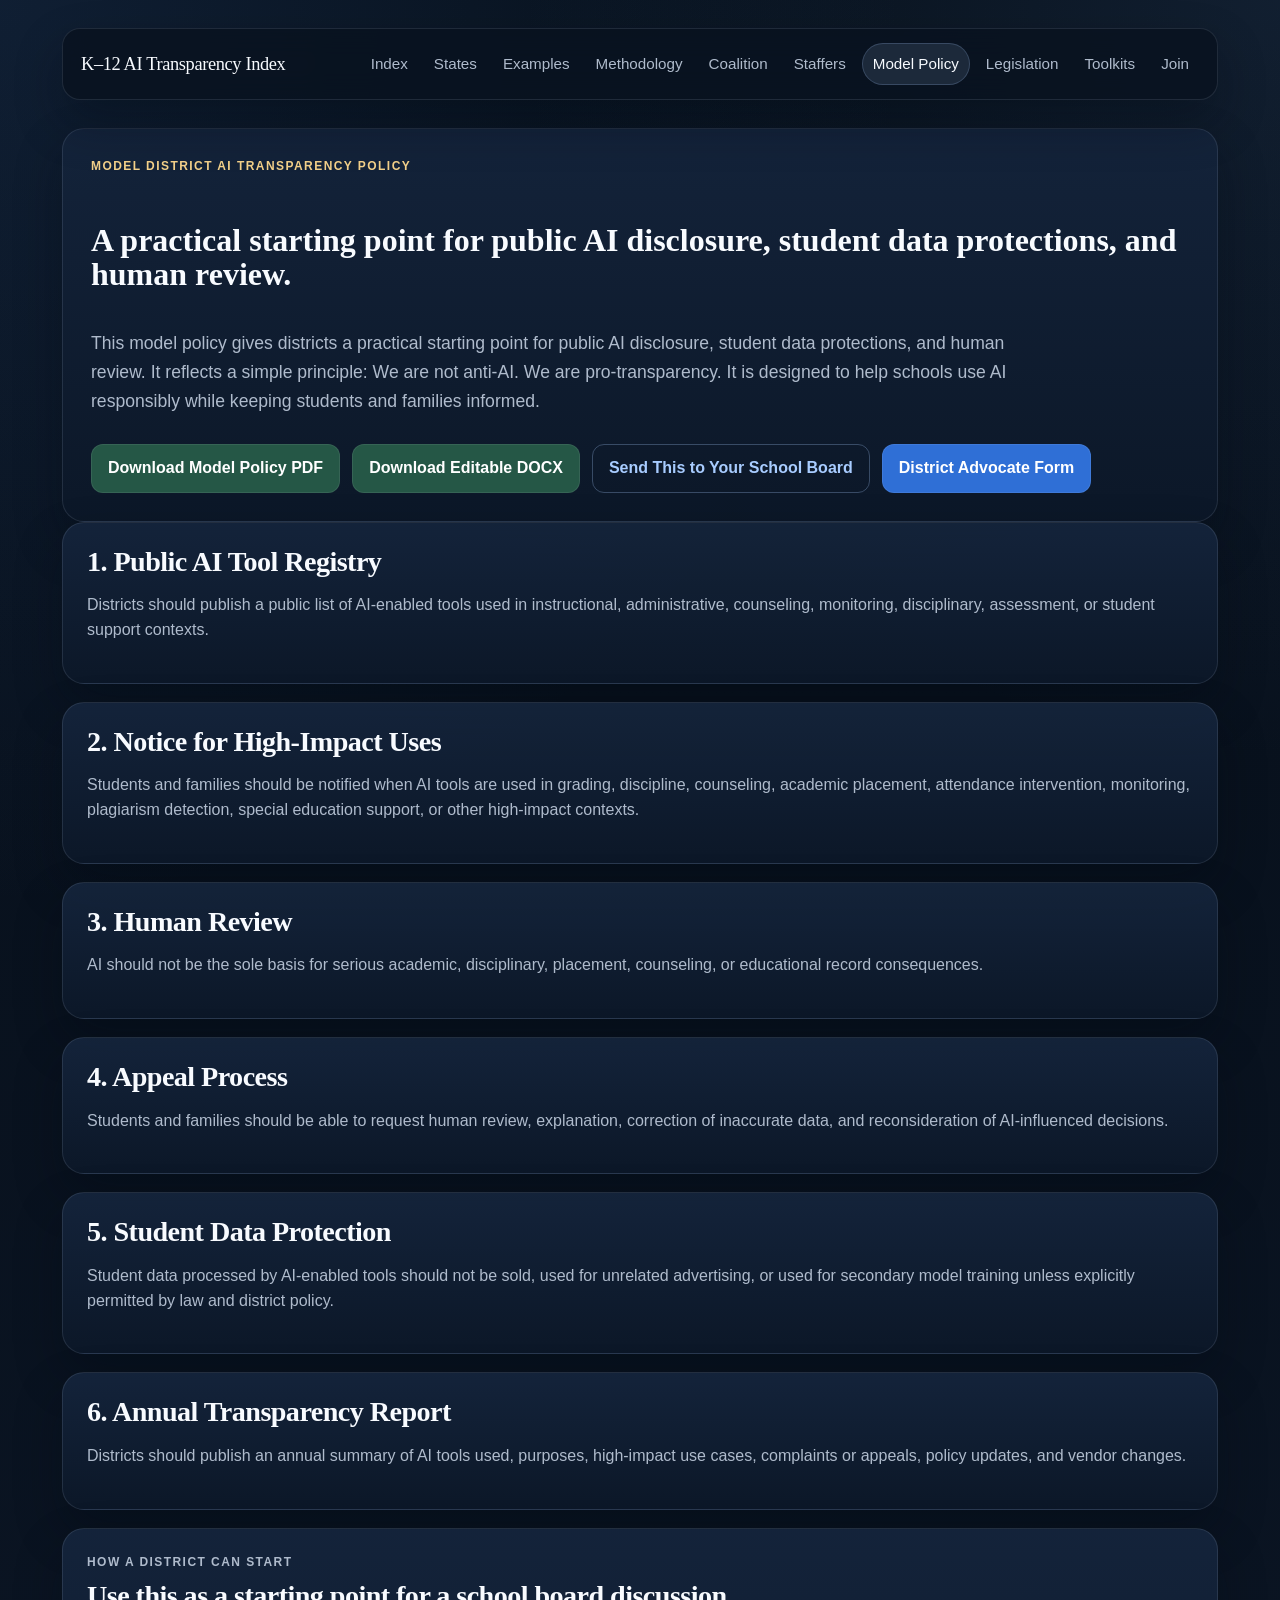
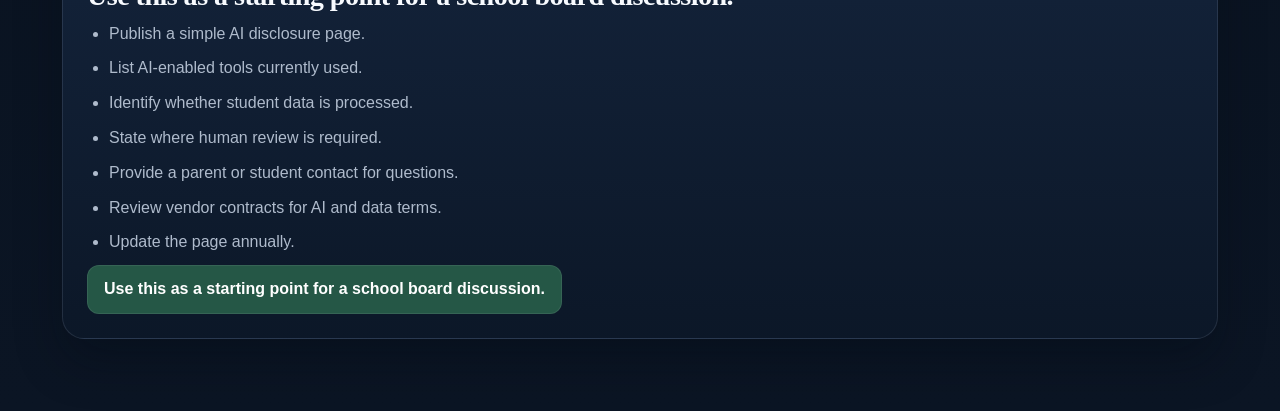
<file: model-policy.html>
<!doctype html>
<html lang="en">

<head>
  <meta charset="utf-8" />
  <meta name="viewport" content="width=device-width, initial-scale=1" />
  <title>Model District AI Transparency Policy | K–12 AI Transparency Index</title>
  <meta name="description" content="A school board-friendly model district AI transparency policy with live PDF and editable document links for district advocates and school board outreach." />
  <meta property="og:title" content="Model District AI Transparency Policy" />
  <meta property="og:description" content="A practical district starting point for AI disclosure, student data protections, and human review." />
  <meta property="og:type" content="website" />
  <meta property="og:url" content="https://roh13294.github.io/K12-AI-Transparency-Index/model-policy.html" />
  <link rel="canonical" href="https://roh13294.github.io/K12-AI-Transparency-Index/model-policy.html" />
  <link rel="stylesheet" href="style.css" />
</head>

<body data-page="model-policy" data-base-prefix="">
  <div class="page">
    <div class="container">
      <div data-site-nav></div>

      <header class="hero-panel">
        <p class="eyebrow">Model District AI Transparency Policy</p>
        <h1>A practical starting point for public AI disclosure, student data protections, and human review.</h1>
        <p class="subtitle lede">
          This model policy gives districts a practical starting point for public AI disclosure, student data protections, and human review. It reflects a simple principle: We are not anti-AI. We are pro-transparency. It is designed to help schools use AI responsibly while keeping students and families informed.
        </p>
        <div class="cta-group">
          <a class="btn download" data-config-link="modelPolicyDownloadUrl" href="docs/Model_District_AI_Transparency_Policy.pdf">Download Model Policy PDF</a>
          <a class="btn secondary download" data-config-link="modelPolicyDocxUrl" href="docs/Model_District_AI_Transparency_Policy.docx">Download Editable DOCX</a>
          <a class="btn ghost download" data-config-link="schoolBoardPacketUrl" href="docs/Students_for_K12_AI_Transparency_One_Pager.pdf">Send This to Your School Board</a>
          <a class="btn external-form" data-config-link="joinFormUrl" href="https://forms.gle/fhhreQ1nHUoaTuw86" target="_blank" rel="noopener">District Advocate Form</a>
        </div>
      </header>

      <main class="stack">
        <section class="panel">
          <h2>1. Public AI Tool Registry</h2>
          <p>Districts should publish a public list of AI-enabled tools used in instructional, administrative, counseling, monitoring, disciplinary, assessment, or student support contexts.</p>
        </section>

        <section class="panel">
          <h2>2. Notice for High-Impact Uses</h2>
          <p>Students and families should be notified when AI tools are used in grading, discipline, counseling, academic placement, attendance intervention, monitoring, plagiarism detection, special education support, or other high-impact contexts.</p>
        </section>

        <section class="panel">
          <h2>3. Human Review</h2>
          <p>AI should not be the sole basis for serious academic, disciplinary, placement, counseling, or educational record consequences.</p>
        </section>

        <section class="panel">
          <h2>4. Appeal Process</h2>
          <p>Students and families should be able to request human review, explanation, correction of inaccurate data, and reconsideration of AI-influenced decisions.</p>
        </section>

        <section class="panel">
          <h2>5. Student Data Protection</h2>
          <p>Student data processed by AI-enabled tools should not be sold, used for unrelated advertising, or used for secondary model training unless explicitly permitted by law and district policy.</p>
        </section>

        <section class="panel">
          <h2>6. Annual Transparency Report</h2>
          <p>Districts should publish an annual summary of AI tools used, purposes, high-impact use cases, complaints or appeals, policy updates, and vendor changes.</p>
        </section>

        <section class="panel">
          <p class="eyebrow">How a District Can Start</p>
          <h2>Use this as a starting point for a school board discussion.</h2>
          <ul>
            <li>Publish a simple AI disclosure page.</li>
            <li>List AI-enabled tools currently used.</li>
            <li>Identify whether student data is processed.</li>
            <li>State where human review is required.</li>
            <li>Provide a parent or student contact for questions.</li>
            <li>Review vendor contracts for AI and data terms.</li>
            <li>Update the page annually.</li>
          </ul>
          <div class="cta-group">
            <a class="btn secondary download" data-config-link="schoolBoardPacketUrl" href="docs/Students_for_K12_AI_Transparency_One_Pager.pdf">Use this as a starting point for a school board discussion.</a>
          </div>
        </section>
      </main>
    </div>
  </div>

  <script src="campaign-config.js"></script>
  <script src="site.js"></script>
</body>

</html>
</file>
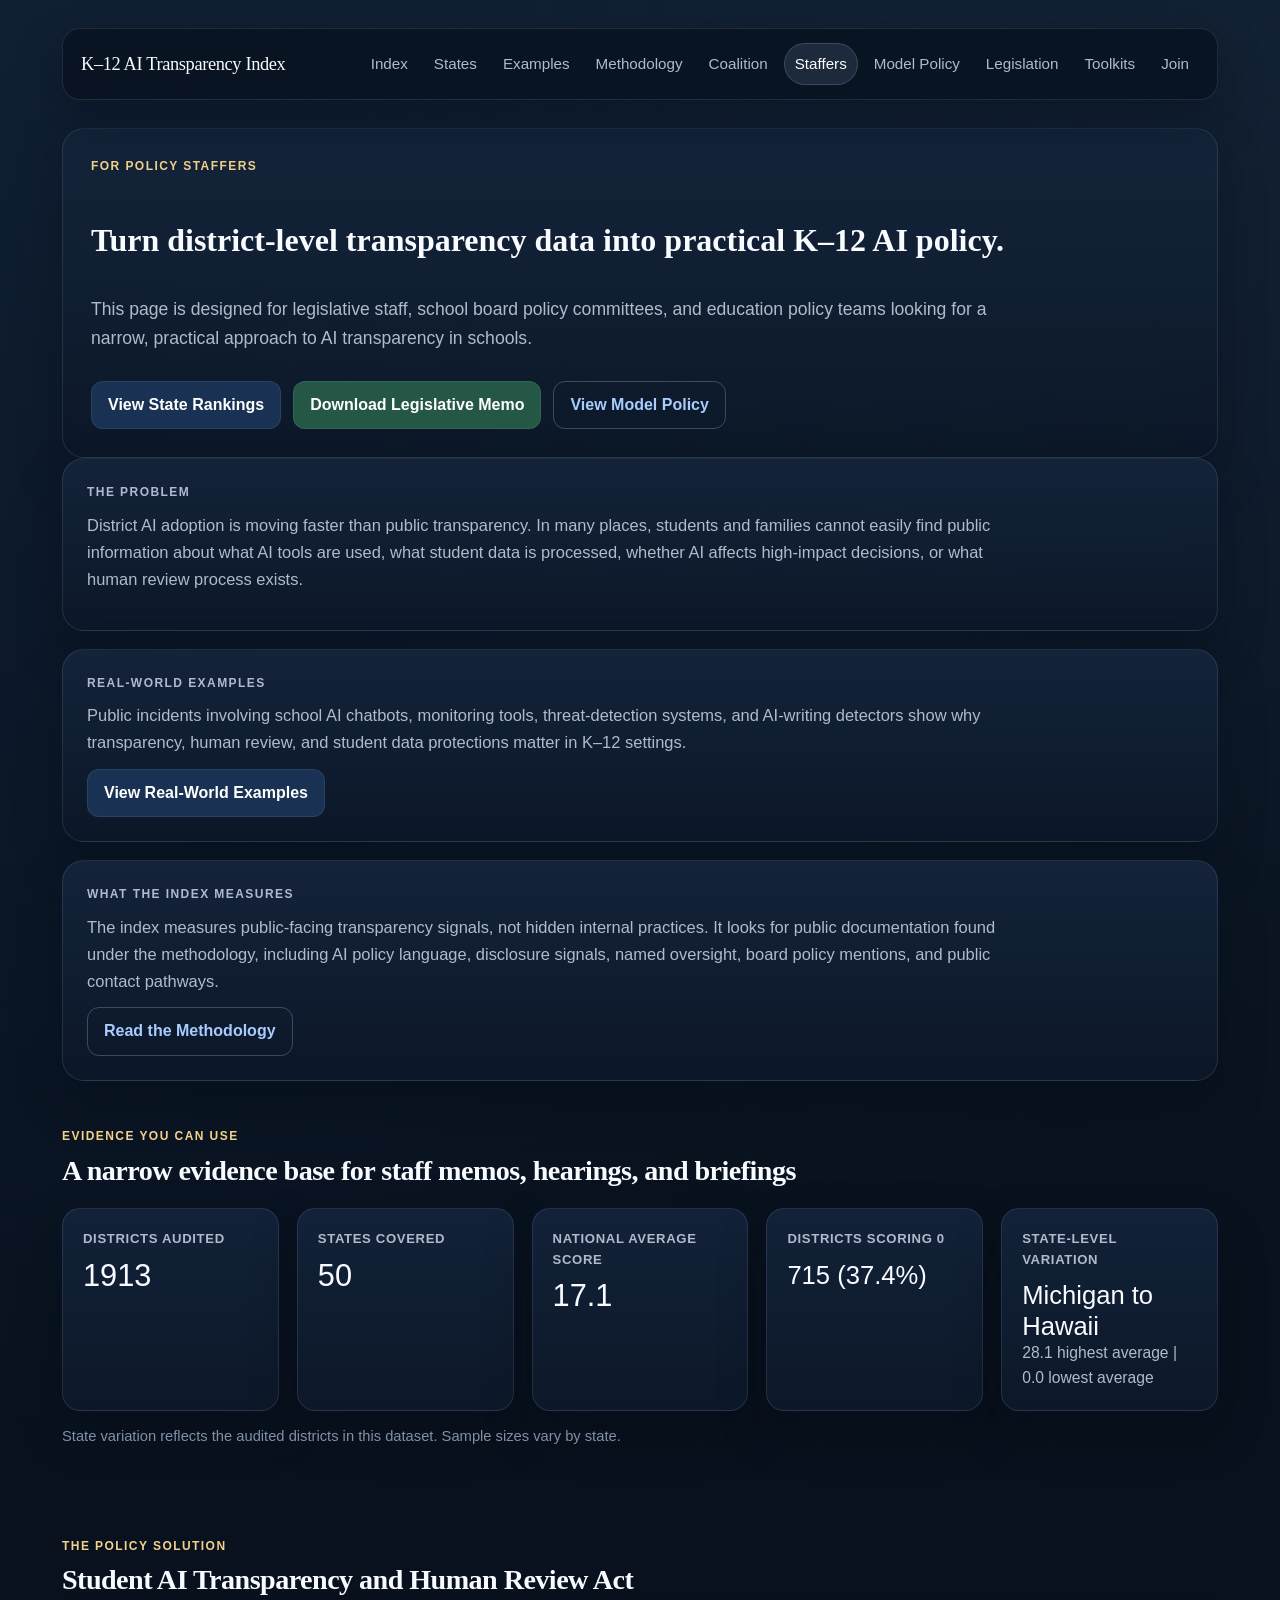
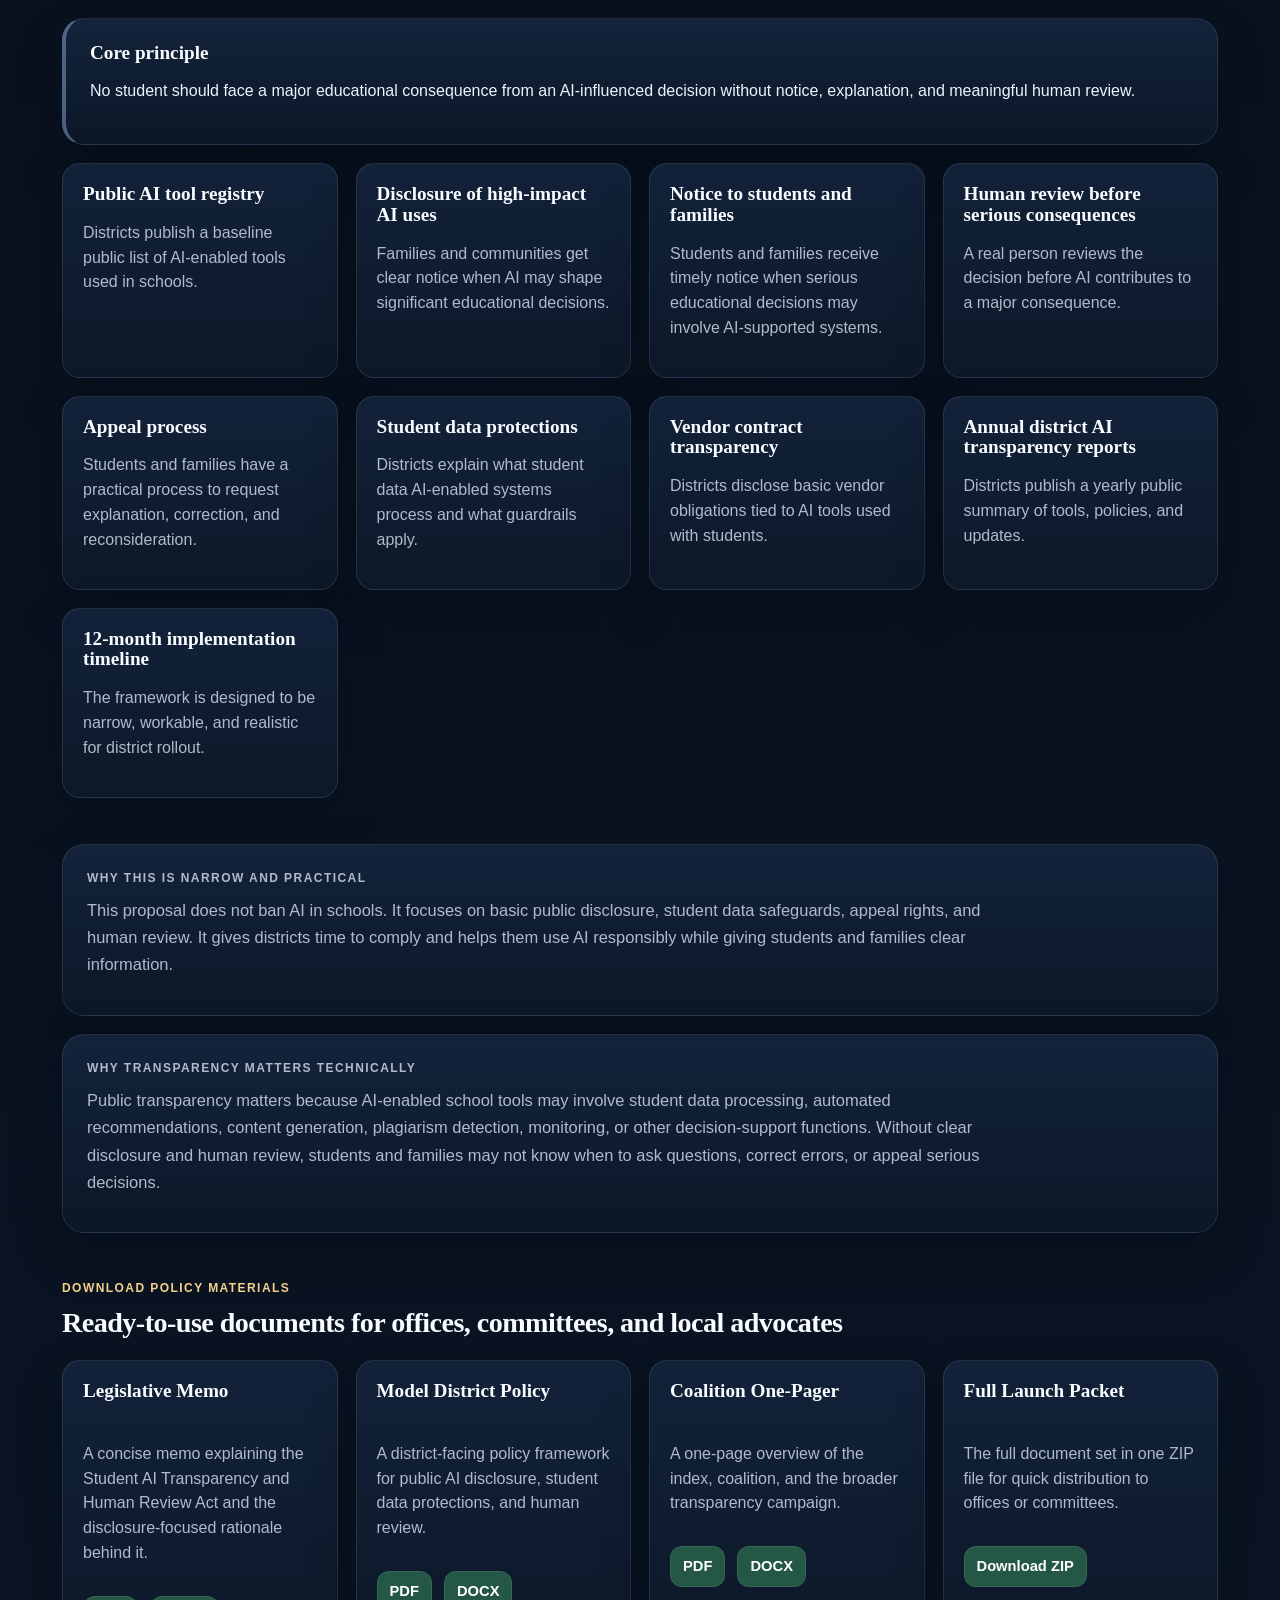
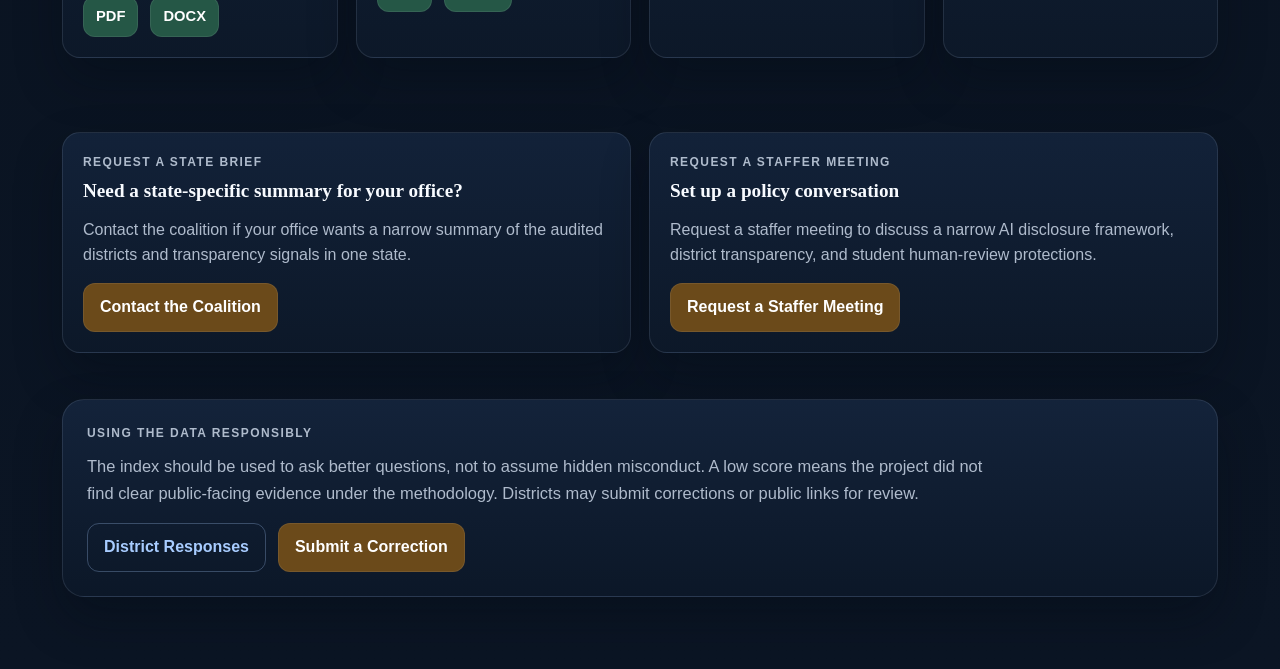
<file: policy-staffers.html>
<!doctype html>
<html lang="en">

<head>
  <meta charset="utf-8" />
  <meta name="viewport" content="width=device-width, initial-scale=1" />
  <title>For Policy Staffers | K–12 AI Transparency Index</title>
  <meta name="description" content="Turn district-level transparency data into practical K–12 AI policy with state-level evidence, policy materials, and a narrow disclosure-focused framework." />
  <meta property="og:title" content="For Policy Staffers | K–12 AI Transparency Index" />
  <meta property="og:description" content="A practical page for legislative staff, school board policy committees, and education policy teams working on K–12 AI transparency." />
  <meta property="og:type" content="website" />
  <meta property="og:url" content="https://roh13294.github.io/K12-AI-Transparency-Index/policy-staffers.html" />
  <link rel="canonical" href="https://roh13294.github.io/K12-AI-Transparency-Index/policy-staffers.html" />
  <link rel="stylesheet" href="style.css" />
</head>

<body data-page="policy-staffers" data-base-prefix="">
  <div class="page">
    <div class="container">
      <div data-site-nav></div>

      <header class="hero-panel">
        <p class="eyebrow">For Policy Staffers</p>
        <h1>Turn district-level transparency data into practical K–12 AI policy.</h1>
        <p class="subtitle lede">
          This page is designed for legislative staff, school board policy committees, and education policy teams looking for a narrow, practical approach to AI transparency in schools.
        </p>
        <div class="cta-group">
          <a class="btn secondary" href="state-rankings.html">View State Rankings</a>
          <a class="btn download" data-config-link="legislativeMemoUrl" href="docs/Student_AI_Transparency_and_Human_Review_Act_Memo.pdf">Download Legislative Memo</a>
          <a class="btn ghost" href="model-policy.html">View Model Policy</a>
        </div>
      </header>

      <main class="stack">
        <section class="panel">
          <p class="eyebrow">The Problem</p>
          <p class="section-copy">
            District AI adoption is moving faster than public transparency. In many places, students and families cannot easily find public information about what AI tools are used, what student data is processed, whether AI affects high-impact decisions, or what human review process exists.
          </p>
        </section>

        <section class="panel">
          <p class="eyebrow">Real-World Examples</p>
          <p class="section-copy">
            Public incidents involving school AI chatbots, monitoring tools, threat-detection systems, and AI-writing detectors show why transparency, human review, and student data protections matter in K–12 settings.
          </p>
          <div class="cta-group">
            <a class="btn secondary" href="real-world-examples.html">View Real-World Examples</a>
          </div>
        </section>

        <section class="panel">
          <p class="eyebrow">What the Index Measures</p>
          <p class="section-copy">
            The index measures public-facing transparency signals, not hidden internal practices. It looks for public documentation found under the methodology, including AI policy language, disclosure signals, named oversight, board policy mentions, and public contact pathways.
          </p>
          <div class="cta-group">
            <a class="btn ghost" href="methodology.html">Read the Methodology</a>
          </div>
        </section>

        <section class="section" aria-labelledby="evidence-you-can-use">
          <div class="section-heading">
            <p class="eyebrow">Evidence You Can Use</p>
            <h2 class="section-title" id="evidence-you-can-use">A narrow evidence base for staff memos, hearings, and briefings</h2>
          </div>

          <div class="metric-grid state-overview-grid">
            <article class="metric-card">
              <div class="metric-label">Districts audited</div>
              <div class="metric-value" id="evidenceDistricts">—</div>
            </article>
            <article class="metric-card">
              <div class="metric-label">States covered</div>
              <div class="metric-value" id="evidenceStates">—</div>
            </article>
            <article class="metric-card">
              <div class="metric-label">National average score</div>
              <div class="metric-value" id="evidenceAverage">—</div>
            </article>
            <article class="metric-card">
              <div class="metric-label">Districts scoring 0</div>
              <div class="metric-value is-compact" id="evidenceZero">—</div>
            </article>
            <article class="metric-card">
              <div class="metric-label">State-level variation</div>
              <div class="metric-value is-compact" id="evidenceVariation">—</div>
              <div class="meta-note" id="evidenceVariationNote">—</div>
            </article>
          </div>

          <p class="footer-note" id="policyEvidenceStatus">Loading evidence cards...</p>
        </section>

        <section class="section" aria-labelledby="policy-solution">
          <div class="section-heading">
            <p class="eyebrow">The Policy Solution</p>
            <h2 class="section-title" id="policy-solution">Student AI Transparency and Human Review Act</h2>
          </div>

          <div class="quote-panel section-tight">
            <h3>Core principle</h3>
            <p>No student should face a major educational consequence from an AI-influenced decision without notice, explanation, and meaningful human review.</p>
          </div>

          <div class="card-grid section-tight">
            <article class="feature-card"><h3>Public AI tool registry</h3><p>Districts publish a baseline public list of AI-enabled tools used in schools.</p></article>
            <article class="feature-card"><h3>Disclosure of high-impact AI uses</h3><p>Families and communities get clear notice when AI may shape significant educational decisions.</p></article>
            <article class="feature-card"><h3>Notice to students and families</h3><p>Students and families receive timely notice when serious educational decisions may involve AI-supported systems.</p></article>
            <article class="feature-card"><h3>Human review before serious consequences</h3><p>A real person reviews the decision before AI contributes to a major consequence.</p></article>
            <article class="feature-card"><h3>Appeal process</h3><p>Students and families have a practical process to request explanation, correction, and reconsideration.</p></article>
            <article class="feature-card"><h3>Student data protections</h3><p>Districts explain what student data AI-enabled systems process and what guardrails apply.</p></article>
            <article class="feature-card"><h3>Vendor contract transparency</h3><p>Districts disclose basic vendor obligations tied to AI tools used with students.</p></article>
            <article class="feature-card"><h3>Annual district AI transparency reports</h3><p>Districts publish a yearly public summary of tools, policies, and updates.</p></article>
            <article class="feature-card"><h3>12-month implementation timeline</h3><p>The framework is designed to be narrow, workable, and realistic for district rollout.</p></article>
          </div>
        </section>

        <section class="panel">
          <p class="eyebrow">Why This Is Narrow and Practical</p>
          <p class="section-copy">
            This proposal does not ban AI in schools. It focuses on basic public disclosure, student data safeguards, appeal rights, and human review. It gives districts time to comply and helps them use AI responsibly while giving students and families clear information.
          </p>
        </section>

        <section class="panel">
          <p class="eyebrow">Why Transparency Matters Technically</p>
          <p class="section-copy">
            Public transparency matters because AI-enabled school tools may involve student data processing, automated recommendations, content generation, plagiarism detection, monitoring, or other decision-support functions. Without clear disclosure and human review, students and families may not know when to ask questions, correct errors, or appeal serious decisions.
          </p>
        </section>

        <section class="section" aria-labelledby="download-policy-materials">
          <div class="section-heading">
            <p class="eyebrow">Download Policy Materials</p>
            <h2 class="section-title" id="download-policy-materials">Ready-to-use documents for offices, committees, and local advocates</h2>
          </div>

          <div class="card-grid">
            <article class="feature-card document-card">
              <h3>Legislative Memo</h3>
              <p>A concise memo explaining the Student AI Transparency and Human Review Act and the disclosure-focused rationale behind it.</p>
              <div class="cta-group">
                <a class="btn small download" data-config-link="legislativeMemoUrl" href="docs/Student_AI_Transparency_and_Human_Review_Act_Memo.pdf">PDF</a>
                <a class="btn small secondary download" data-config-link="legislativeMemoDocxUrl" href="docs/Student_AI_Transparency_and_Human_Review_Act_Memo.docx">DOCX</a>
              </div>
            </article>
            <article class="feature-card document-card">
              <h3>Model District Policy</h3>
              <p>A district-facing policy framework for public AI disclosure, student data protections, and human review.</p>
              <div class="cta-group">
                <a class="btn small download" data-config-link="modelPolicyDownloadUrl" href="docs/Model_District_AI_Transparency_Policy.pdf">PDF</a>
                <a class="btn small secondary download" data-config-link="modelPolicyDocxUrl" href="docs/Model_District_AI_Transparency_Policy.docx">DOCX</a>
              </div>
            </article>
            <article class="feature-card document-card">
              <h3>Coalition One-Pager</h3>
              <p>A one-page overview of the index, coalition, and the broader transparency campaign.</p>
              <div class="cta-group">
                <a class="btn small download" data-config-link="coalitionOnePagerUrl" href="docs/Students_for_K12_AI_Transparency_One_Pager.pdf">PDF</a>
                <a class="btn small secondary download" data-config-link="coalitionOnePagerDocxUrl" href="docs/Students_for_K12_AI_Transparency_One_Pager.docx">DOCX</a>
              </div>
            </article>
            <article class="feature-card document-card">
              <h3>Full Launch Packet</h3>
              <p>The full document set in one ZIP file for quick distribution to offices or committees.</p>
              <div class="cta-group">
                <a class="btn small download" data-config-link="launchZipUrl" href="docs/K12_AI_Transparency_Launch_Documents.zip">Download ZIP</a>
              </div>
            </article>
          </div>
        </section>

        <section class="section">
          <div class="card-grid">
            <article class="feature-card">
              <p class="eyebrow">Request a State Brief</p>
              <h3>Need a state-specific summary for your office?</h3>
              <p>Contact the coalition if your office wants a narrow summary of the audited districts and transparency signals in one state.</p>
              <a class="btn contact" data-config-email="contactEmail" data-mailto-subject="State AI Transparency Brief Request" href="mailto:ronysbrand@gmail.com?subject=State%20AI%20Transparency%20Brief%20Request">Contact the Coalition</a>
            </article>
            <article class="feature-card">
              <p class="eyebrow">Request a Staffer Meeting</p>
              <h3>Set up a policy conversation</h3>
              <p>Request a staffer meeting to discuss a narrow AI disclosure framework, district transparency, and student human-review protections.</p>
              <a class="btn secondary contact" data-config-email="contactEmail" data-mailto-subject="Policy Staffer Meeting Request" href="mailto:ronysbrand@gmail.com?subject=Policy%20Staffer%20Meeting%20Request">Request a Staffer Meeting</a>
            </article>
          </div>
        </section>

        <section class="panel">
          <p class="eyebrow">Using the Data Responsibly</p>
          <p class="section-copy">
            The index should be used to ask better questions, not to assume hidden misconduct. A low score means the project did not find clear public-facing evidence under the methodology. Districts may submit corrections or public links for review.
          </p>
          <div class="responsible-links">
            <a class="btn ghost" href="responses/index.html">District Responses</a>
            <a class="btn contact" data-config-email="contactEmail" data-mailto-subject="District Data Correction or Public Link Submission" href="mailto:ronysbrand@gmail.com?subject=District%20Data%20Correction%20or%20Public%20Link%20Submission">Submit a Correction</a>
          </div>
        </section>
      </main>
    </div>
  </div>

  <script src="campaign-config.js"></script>
  <script src="site.js"></script>
  <script src="state-rankings.js"></script>
</body>

</html>
</file>
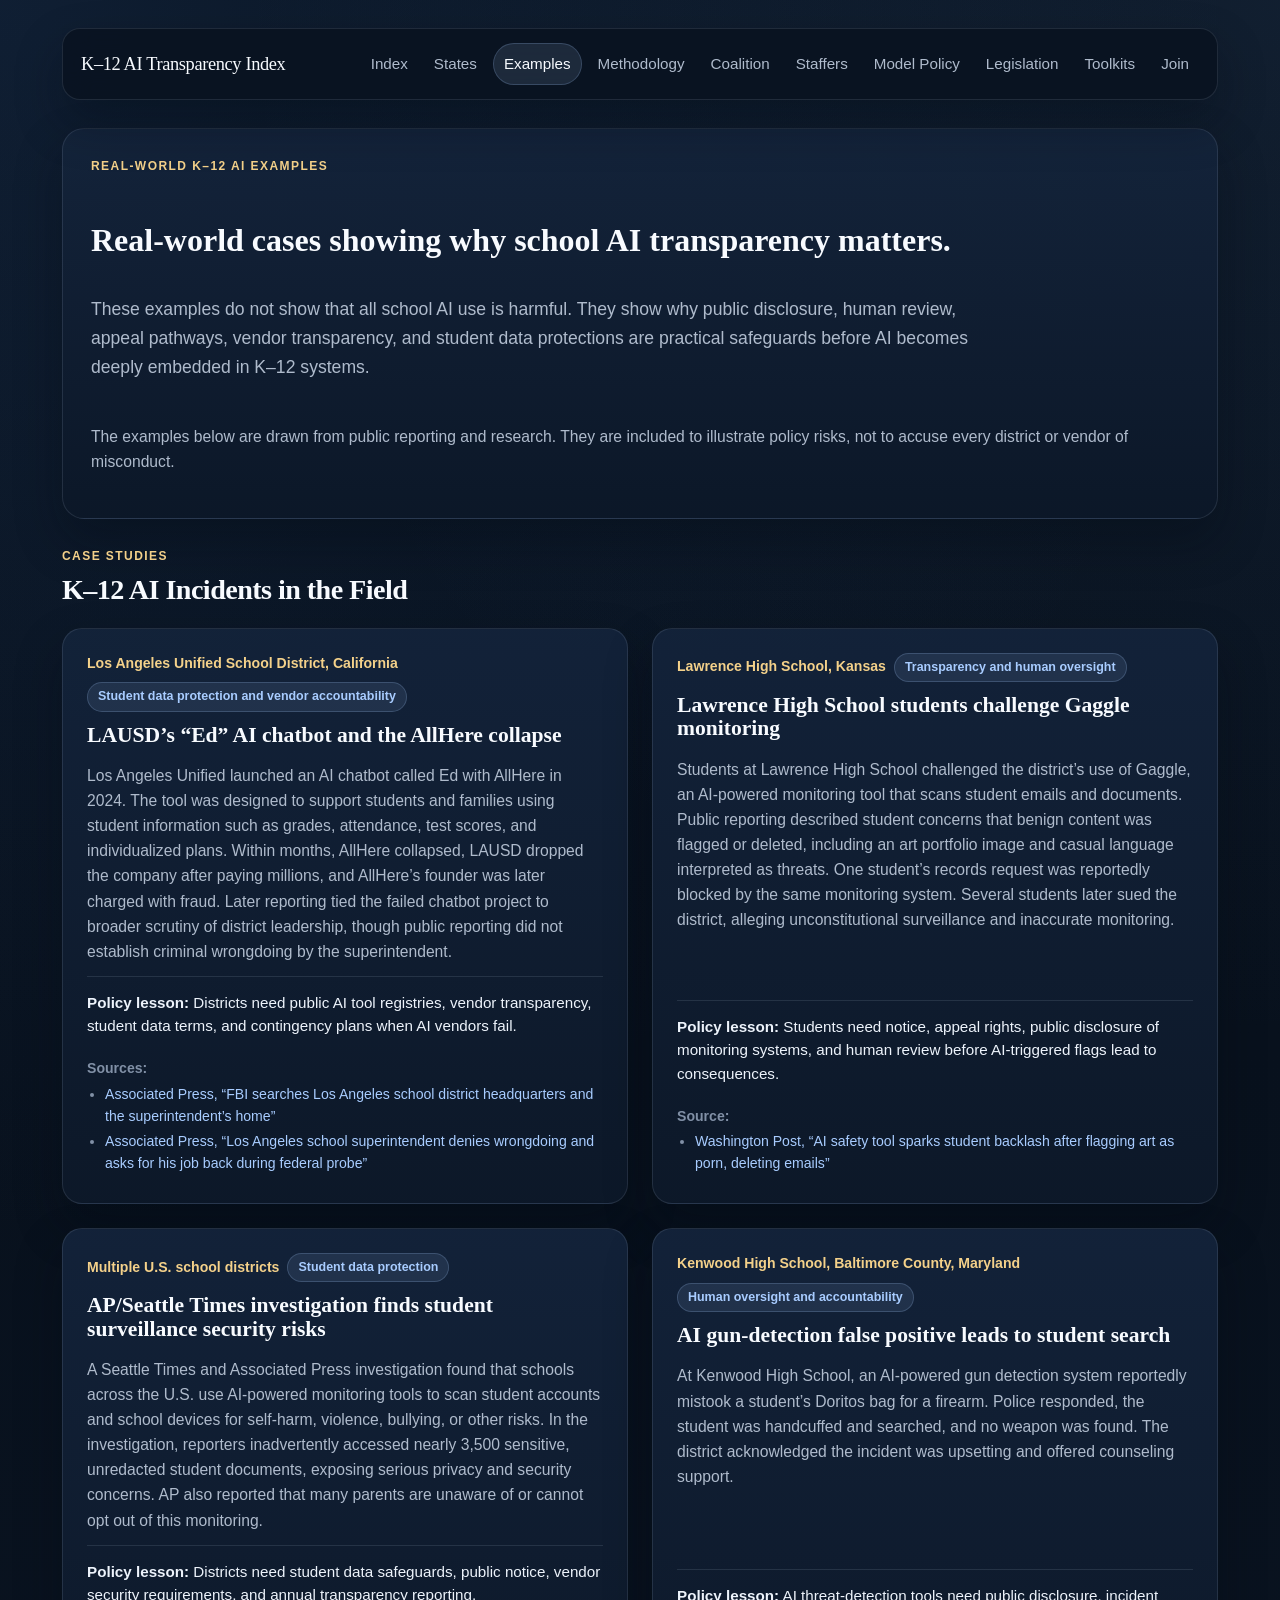
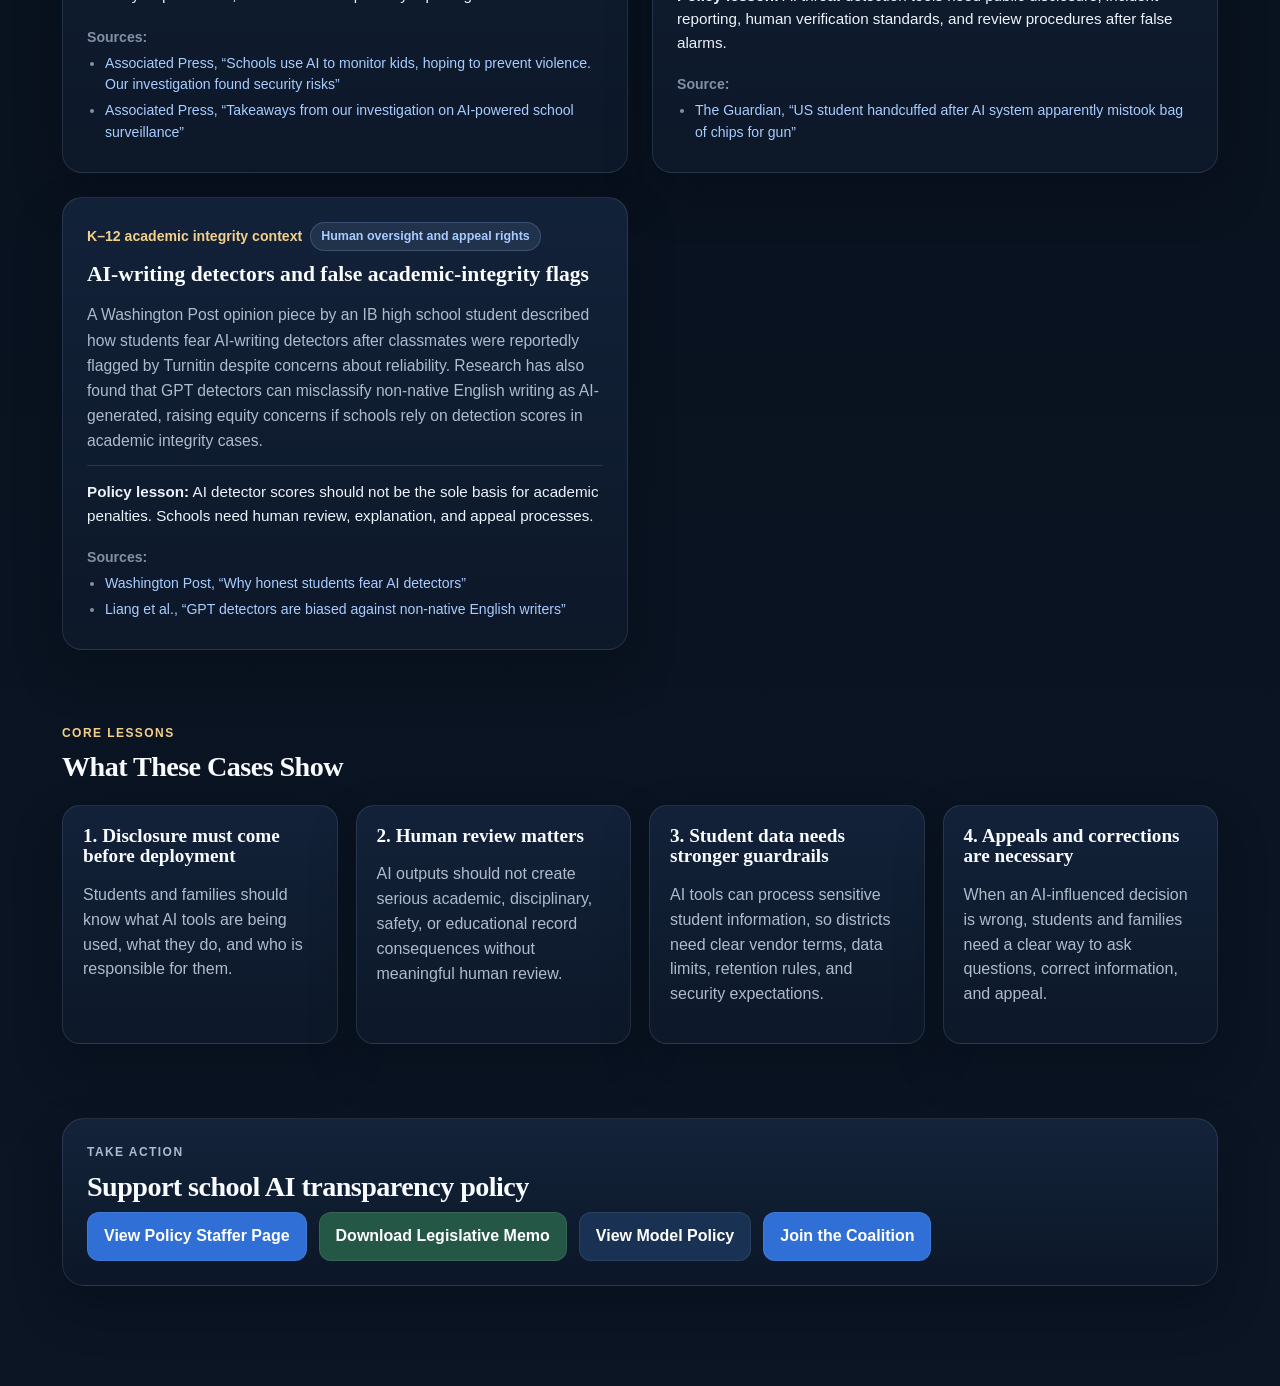
<file: real-world-examples.html>
<!doctype html>
<html lang="en">

<head>
  <meta charset="utf-8" />
  <meta name="viewport" content="width=device-width, initial-scale=1" />
  <title>Real-World K–12 AI Examples | K–12 AI Transparency Index</title>
  <meta name="description" content="Real K–12 examples showing why public AI disclosure, human review, appeal rights, vendor accountability, and student data protections matter in schools." />
  <meta property="og:title" content="Real-World K–12 AI Examples | K–12 AI Transparency Index" />
  <meta property="og:description" content="Real K–12 examples showing why public AI disclosure, human review, appeal rights, vendor accountability, and student data protections matter in schools." />
  <meta property="og:type" content="website" />
  <meta property="og:url" content="https://roh13294.github.io/K12-AI-Transparency-Index/real-world-examples.html" />
  <link rel="canonical" href="https://roh13294.github.io/K12-AI-Transparency-Index/real-world-examples.html" />
  <link rel="stylesheet" href="style.css" />
</head>

<body data-page="real-world-examples" data-base-prefix="">
  <div class="page">
    <div class="container">
      <div data-site-nav></div>

      <header class="hero-panel">
        <p class="eyebrow">Real-World K–12 AI Examples</p>
        <h1>Real-world cases showing why school AI transparency matters.</h1>
        <p class="subtitle lede">
          These examples do not show that all school AI use is harmful. They show why public disclosure, human review, appeal pathways, vendor transparency, and student data protections are practical safeguards before AI becomes deeply embedded in K–12 systems.
        </p>
        <p class="meta-note">
          The examples below are drawn from public reporting and research. They are included to illustrate policy risks, not to accuse every district or vendor of misconduct.
        </p>
      </header>

      <main class="stack">
        <section class="section" aria-labelledby="examples-title">
          <div class="section-heading">
            <p class="eyebrow">Case Studies</p>
            <h2 class="section-title" id="examples-title">K–12 AI Incidents in the Field</h2>
          </div>
          <div class="examples-grid">
            <article class="example-card">
              <div class="example-meta">
                <span class="example-location">Los Angeles Unified School District, California</span>
                <span class="example-principle">Student data protection and vendor accountability</span>
              </div>
              <h3>LAUSD’s “Ed” AI chatbot and the AllHere collapse</h3>
              <p class="example-desc">
                Los Angeles Unified launched an AI chatbot called Ed with AllHere in 2024. The tool was designed to support students and families using student information such as grades, attendance, test scores, and individualized plans. Within months, AllHere collapsed, LAUSD dropped the company after paying millions, and AllHere’s founder was later charged with fraud. Later reporting tied the failed chatbot project to broader scrutiny of district leadership, though public reporting did not establish criminal wrongdoing by the superintendent.
              </p>
              <div class="example-lesson">
                <strong>Policy lesson:</strong> Districts need public AI tool registries, vendor transparency, student data terms, and contingency plans when AI vendors fail.
              </div>
              <div class="example-sources">
                <span>Sources:</span>
                <ul>
                  <li><a href="https://apnews.com/article/f7ffc6853a6c0b228c50cf5fe596ce66" target="_blank" rel="noopener">Associated Press, “FBI searches Los Angeles school district headquarters and the superintendent’s home”</a></li>
                  <li><a href="https://apnews.com/article/a49178d59380c63cfabb946e82b0ec9a" target="_blank" rel="noopener">Associated Press, “Los Angeles school superintendent denies wrongdoing and asks for his job back during federal probe”</a></li>
                </ul>
              </div>
            </article>

            <article class="example-card">
              <div class="example-meta">
                <span class="example-location">Lawrence High School, Kansas</span>
                <span class="example-principle">Transparency and human oversight</span>
              </div>
              <h3>Lawrence High School students challenge Gaggle monitoring</h3>
              <p class="example-desc">
                Students at Lawrence High School challenged the district’s use of Gaggle, an AI-powered monitoring tool that scans student emails and documents. Public reporting described student concerns that benign content was flagged or deleted, including an art portfolio image and casual language interpreted as threats. One student’s records request was reportedly blocked by the same monitoring system. Several students later sued the district, alleging unconstitutional surveillance and inaccurate monitoring.
              </p>
              <div class="example-lesson">
                <strong>Policy lesson:</strong> Students need notice, appeal rights, public disclosure of monitoring systems, and human review before AI-triggered flags lead to consequences.
              </div>
              <div class="example-sources">
                <span>Source:</span>
                <ul>
                  <li><a href="https://www.washingtonpost.com/nation/2025/09/24/students-lawsuit-ai-tool-gaggle/" target="_blank" rel="noopener">Washington Post, “AI safety tool sparks student backlash after flagging art as porn, deleting emails”</a></li>
                </ul>
              </div>
            </article>

            <article class="example-card">
              <div class="example-meta">
                <span class="example-location">Multiple U.S. school districts</span>
                <span class="example-principle">Student data protection</span>
              </div>
              <h3>AP/Seattle Times investigation finds student surveillance security risks</h3>
              <p class="example-desc">
                A Seattle Times and Associated Press investigation found that schools across the U.S. use AI-powered monitoring tools to scan student accounts and school devices for self-harm, violence, bullying, or other risks. In the investigation, reporters inadvertently accessed nearly 3,500 sensitive, unredacted student documents, exposing serious privacy and security concerns. AP also reported that many parents are unaware of or cannot opt out of this monitoring.
              </p>
              <div class="example-lesson">
                <strong>Policy lesson:</strong> Districts need student data safeguards, public notice, vendor security requirements, and annual transparency reporting.
              </div>
              <div class="example-sources">
                <span>Sources:</span>
                <ul>
                  <li><a href="https://apnews.com/article/25a3946727397951fd42324139aaf70f" target="_blank" rel="noopener">Associated Press, “Schools use AI to monitor kids, hoping to prevent violence. Our investigation found security risks”</a></li>
                  <li><a href="https://apnews.com/article/381fa82978f27eb85f20d03236820711" target="_blank" rel="noopener">Associated Press, “Takeaways from our investigation on AI-powered school surveillance”</a></li>
                </ul>
              </div>
            </article>

            <article class="example-card">
              <div class="example-meta">
                <span class="example-location">Kenwood High School, Baltimore County, Maryland</span>
                <span class="example-principle">Human oversight and accountability</span>
              </div>
              <h3>AI gun-detection false positive leads to student search</h3>
              <p class="example-desc">
                At Kenwood High School, an AI-powered gun detection system reportedly mistook a student’s Doritos bag for a firearm. Police responded, the student was handcuffed and searched, and no weapon was found. The district acknowledged the incident was upsetting and offered counseling support.
              </p>
              <div class="example-lesson">
                <strong>Policy lesson:</strong> AI threat-detection tools need public disclosure, incident reporting, human verification standards, and review procedures after false alarms.
              </div>
              <div class="example-sources">
                <span>Source:</span>
                <ul>
                  <li><a href="https://www.theguardian.com/us-news/2025/oct/24/baltimore-student-ai-gun-detection-system-doritos" target="_blank" rel="noopener">The Guardian, “US student handcuffed after AI system apparently mistook bag of chips for gun”</a></li>
                </ul>
              </div>
            </article>

            <article class="example-card">
              <div class="example-meta">
                <span class="example-location">K–12 academic integrity context</span>
                <span class="example-principle">Human oversight and appeal rights</span>
              </div>
              <h3>AI-writing detectors and false academic-integrity flags</h3>
              <p class="example-desc">
                A Washington Post opinion piece by an IB high school student described how students fear AI-writing detectors after classmates were reportedly flagged by Turnitin despite concerns about reliability. Research has also found that GPT detectors can misclassify non-native English writing as AI-generated, raising equity concerns if schools rely on detection scores in academic integrity cases.
              </p>
              <div class="example-lesson">
                <strong>Policy lesson:</strong> AI detector scores should not be the sole basis for academic penalties. Schools need human review, explanation, and appeal processes.
              </div>
              <div class="example-sources">
                <span>Sources:</span>
                <ul>
                  <li><a href="https://www.washingtonpost.com/opinions/2026/04/13/ai-detectors-students/" target="_blank" rel="noopener">Washington Post, “Why honest students fear AI detectors”</a></li>
                  <li><a href="https://arxiv.org/abs/2304.02819" target="_blank" rel="noopener">Liang et al., “GPT detectors are biased against non-native English writers”</a></li>
                </ul>
              </div>
            </article>
          </div>
        </section>

        <section class="section" aria-labelledby="conclusions-title">
          <div class="section-heading">
            <p class="eyebrow">Core Lessons</p>
            <h2 class="section-title" id="conclusions-title">What These Cases Show</h2>
          </div>
          <div class="card-grid">
            <article class="feature-card">
              <h3>1. Disclosure must come before deployment</h3>
              <p>Students and families should know what AI tools are being used, what they do, and who is responsible for them.</p>
            </article>
            <article class="feature-card">
              <h3>2. Human review matters</h3>
              <p>AI outputs should not create serious academic, disciplinary, safety, or educational record consequences without meaningful human review.</p>
            </article>
            <article class="feature-card">
              <h3>3. Student data needs stronger guardrails</h3>
              <p>AI tools can process sensitive student information, so districts need clear vendor terms, data limits, retention rules, and security expectations.</p>
            </article>
            <article class="feature-card">
              <h3>4. Appeals and corrections are necessary</h3>
              <p>When an AI-influenced decision is wrong, students and families need a clear way to ask questions, correct information, and appeal.</p>
            </article>
          </div>
        </section>

        <section class="panel section" id="action-ctas">
          <p class="eyebrow">Take Action</p>
          <h2 class="section-title">Support school AI transparency policy</h2>
          <div class="cta-group">
            <a class="btn" href="policy-staffers.html">View Policy Staffer Page</a>
            <a class="btn download" data-config-link="legislativeMemoUrl" href="docs/Student_AI_Transparency_and_Human_Review_Act_Memo.pdf">Download Legislative Memo</a>
            <a class="btn secondary" href="model-policy.html">View Model Policy</a>
            <a class="btn external-form" data-config-link="joinFormUrl" href="https://forms.gle/fhhreQ1nHUoaTuw86" target="_blank" rel="noopener">Join the Coalition</a>
          </div>
        </section>
      </main>
    </div>
  </div>

  <script src="campaign-config.js"></script>
  <script src="site.js"></script>
</body>

</html>
</file>
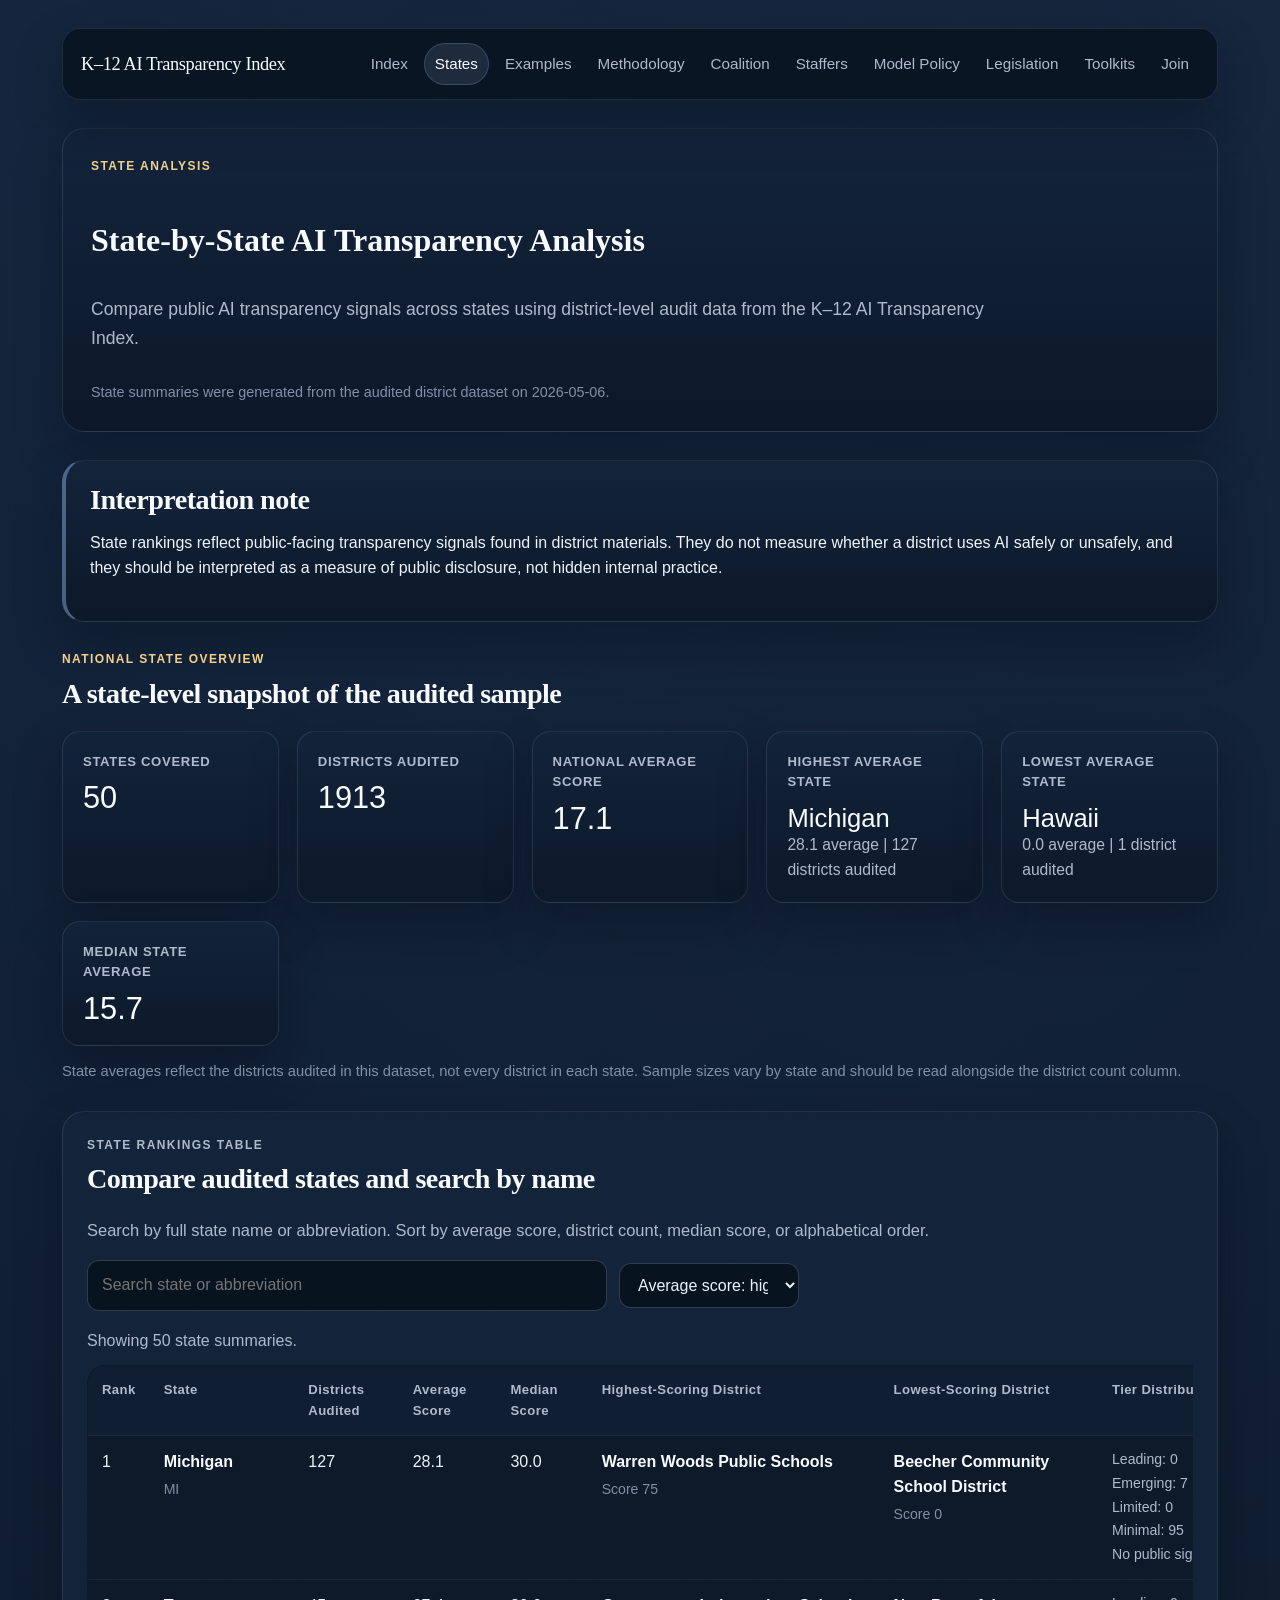
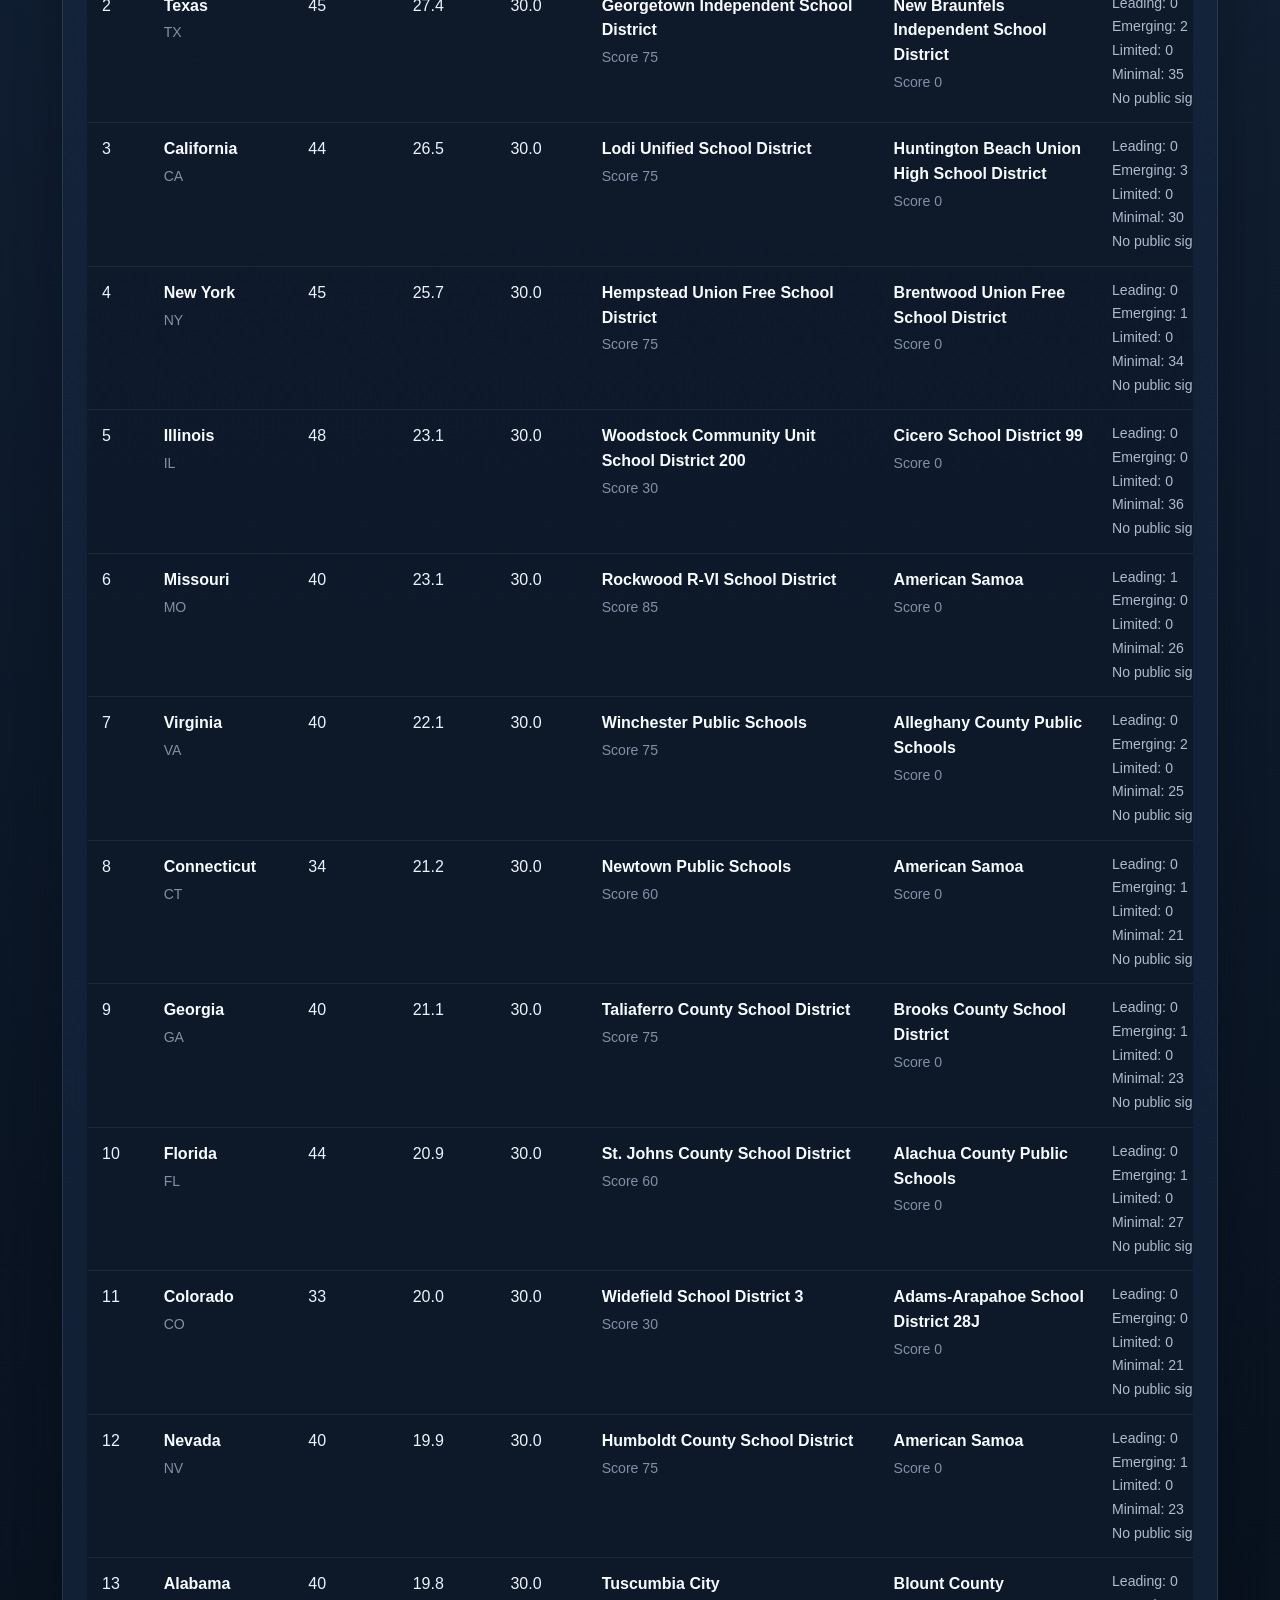
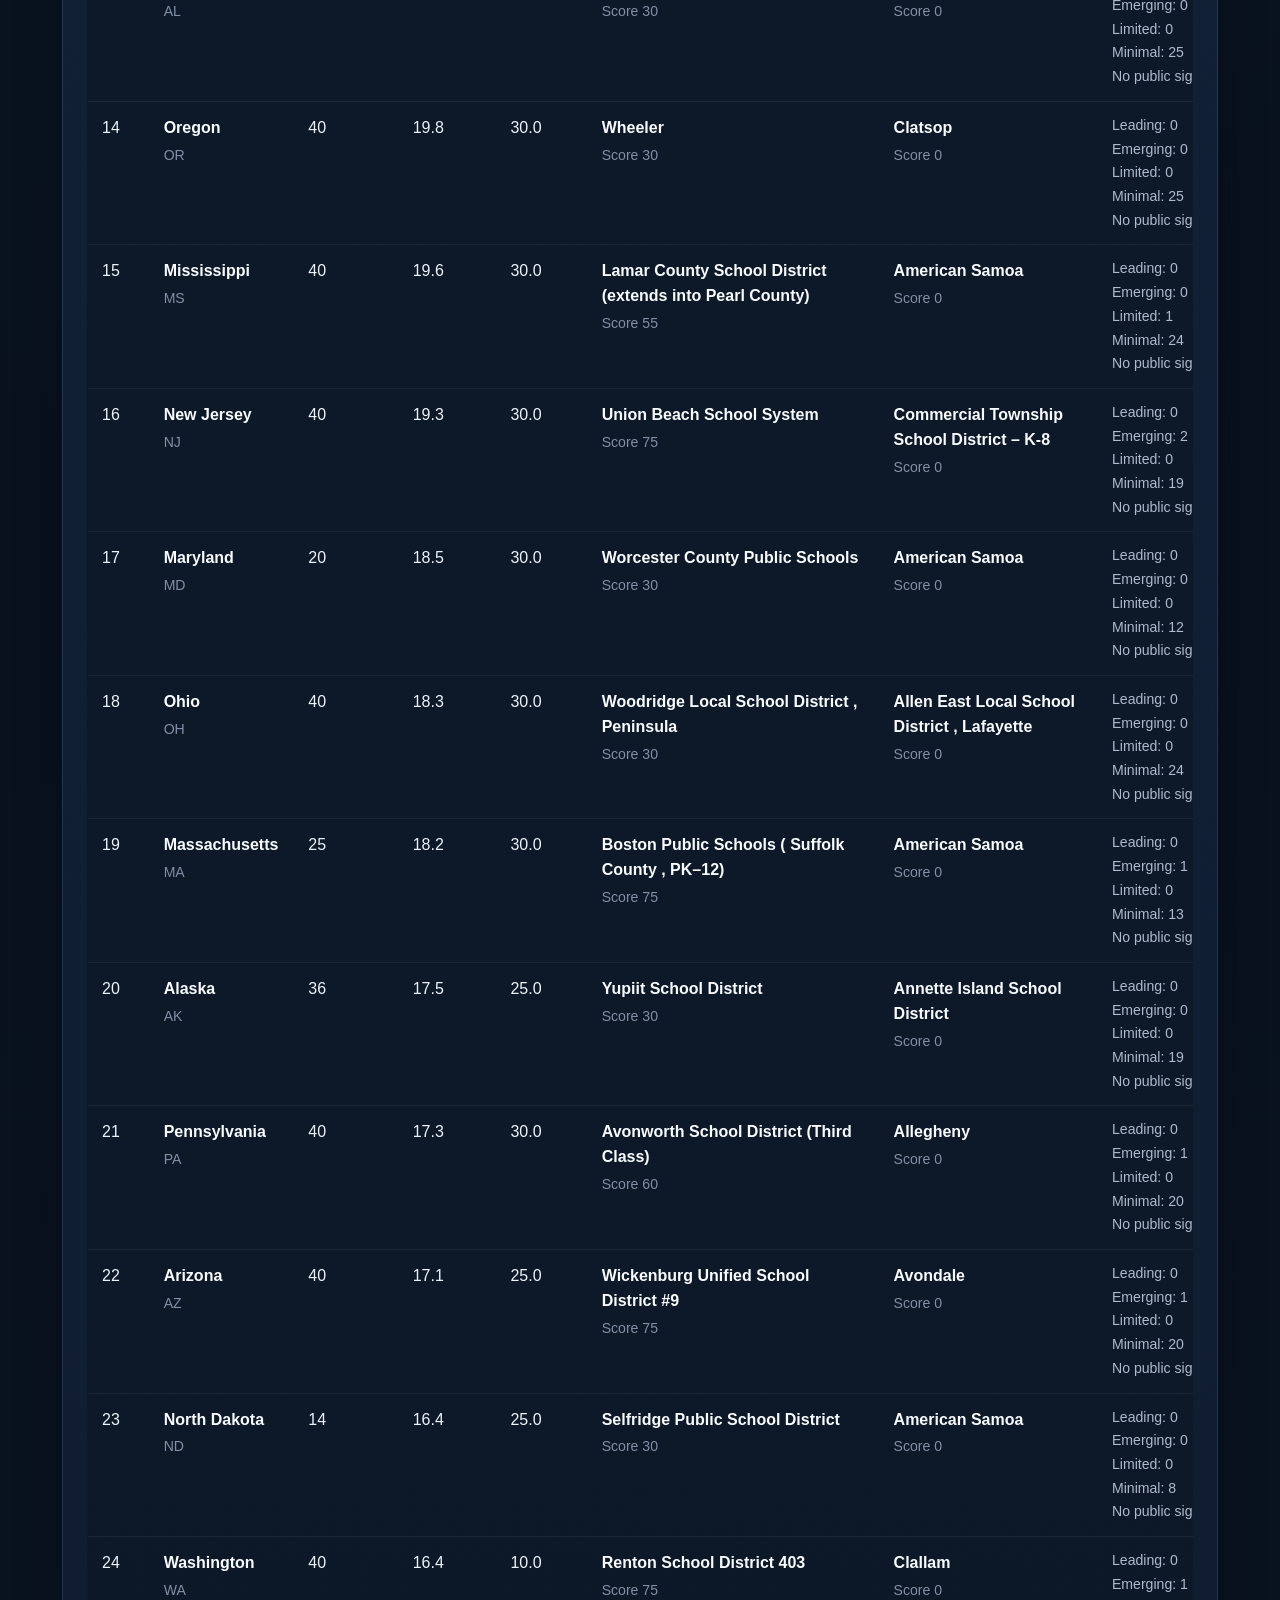
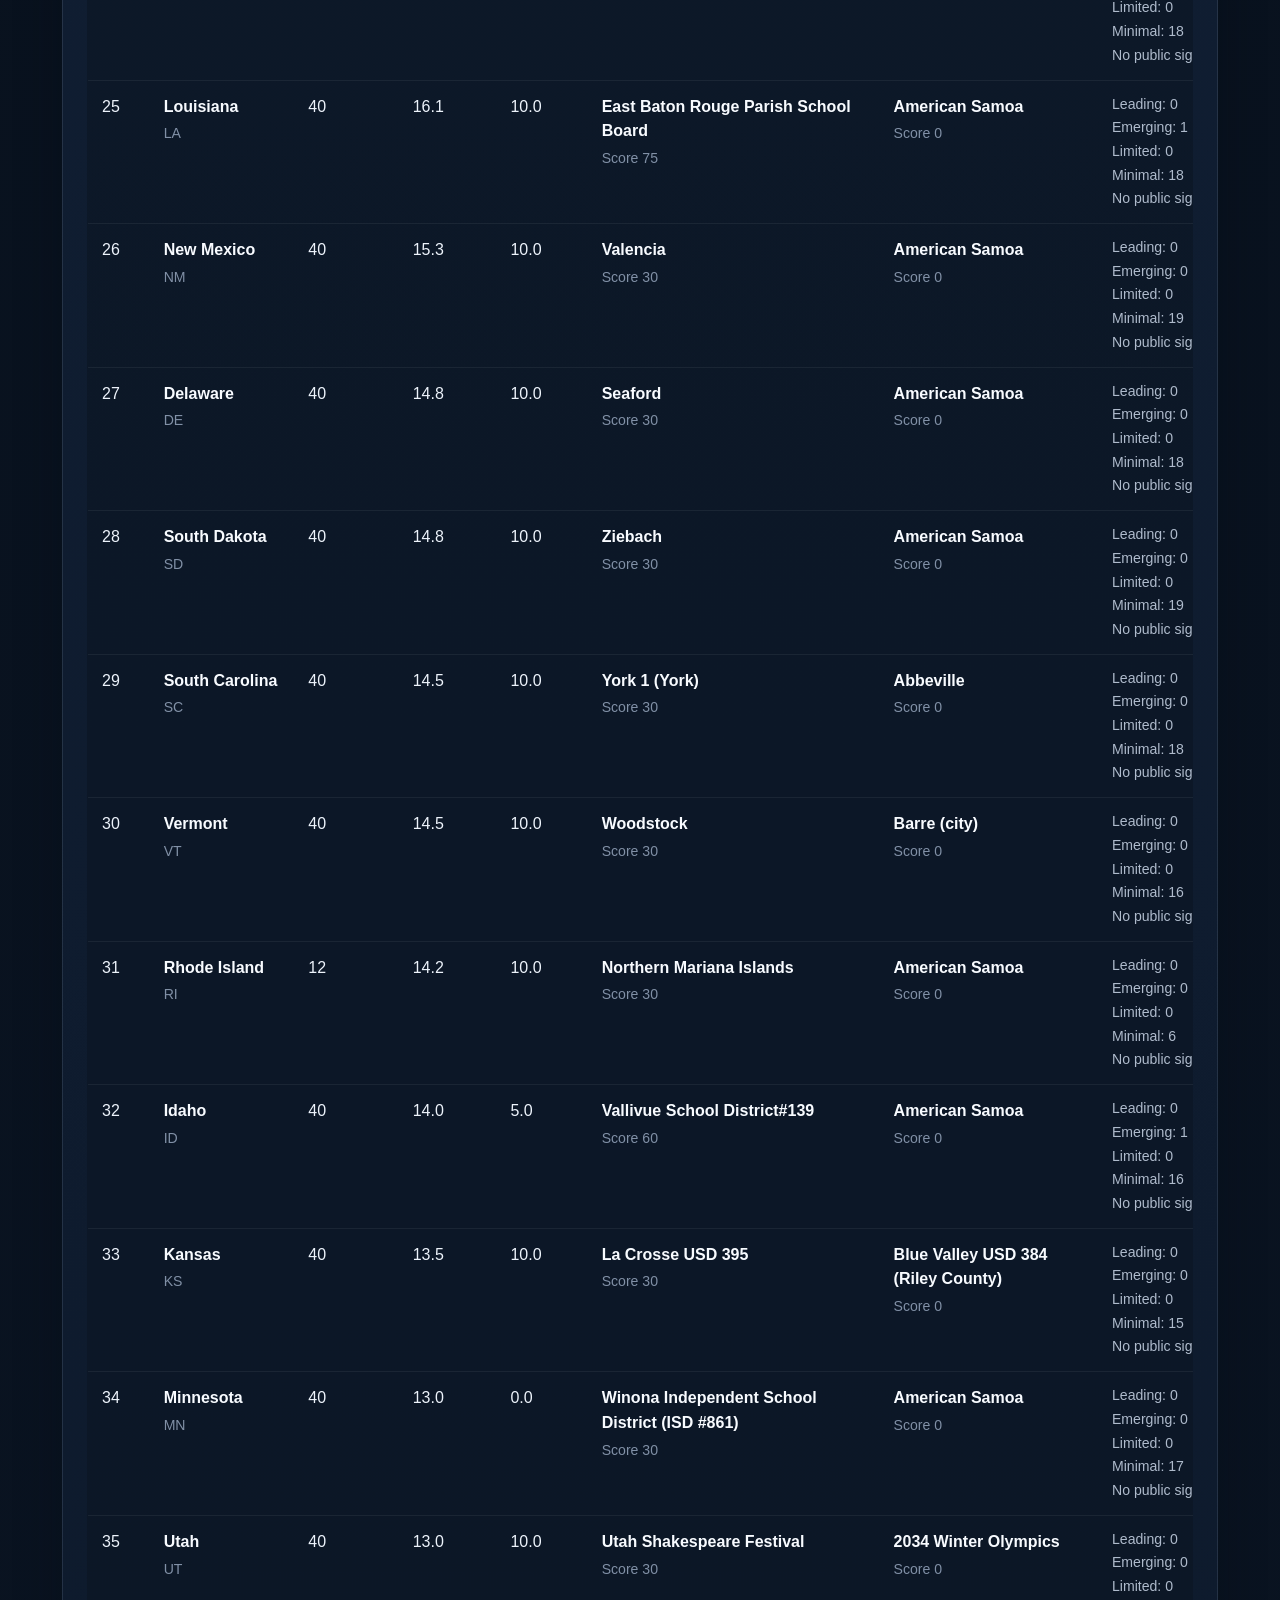
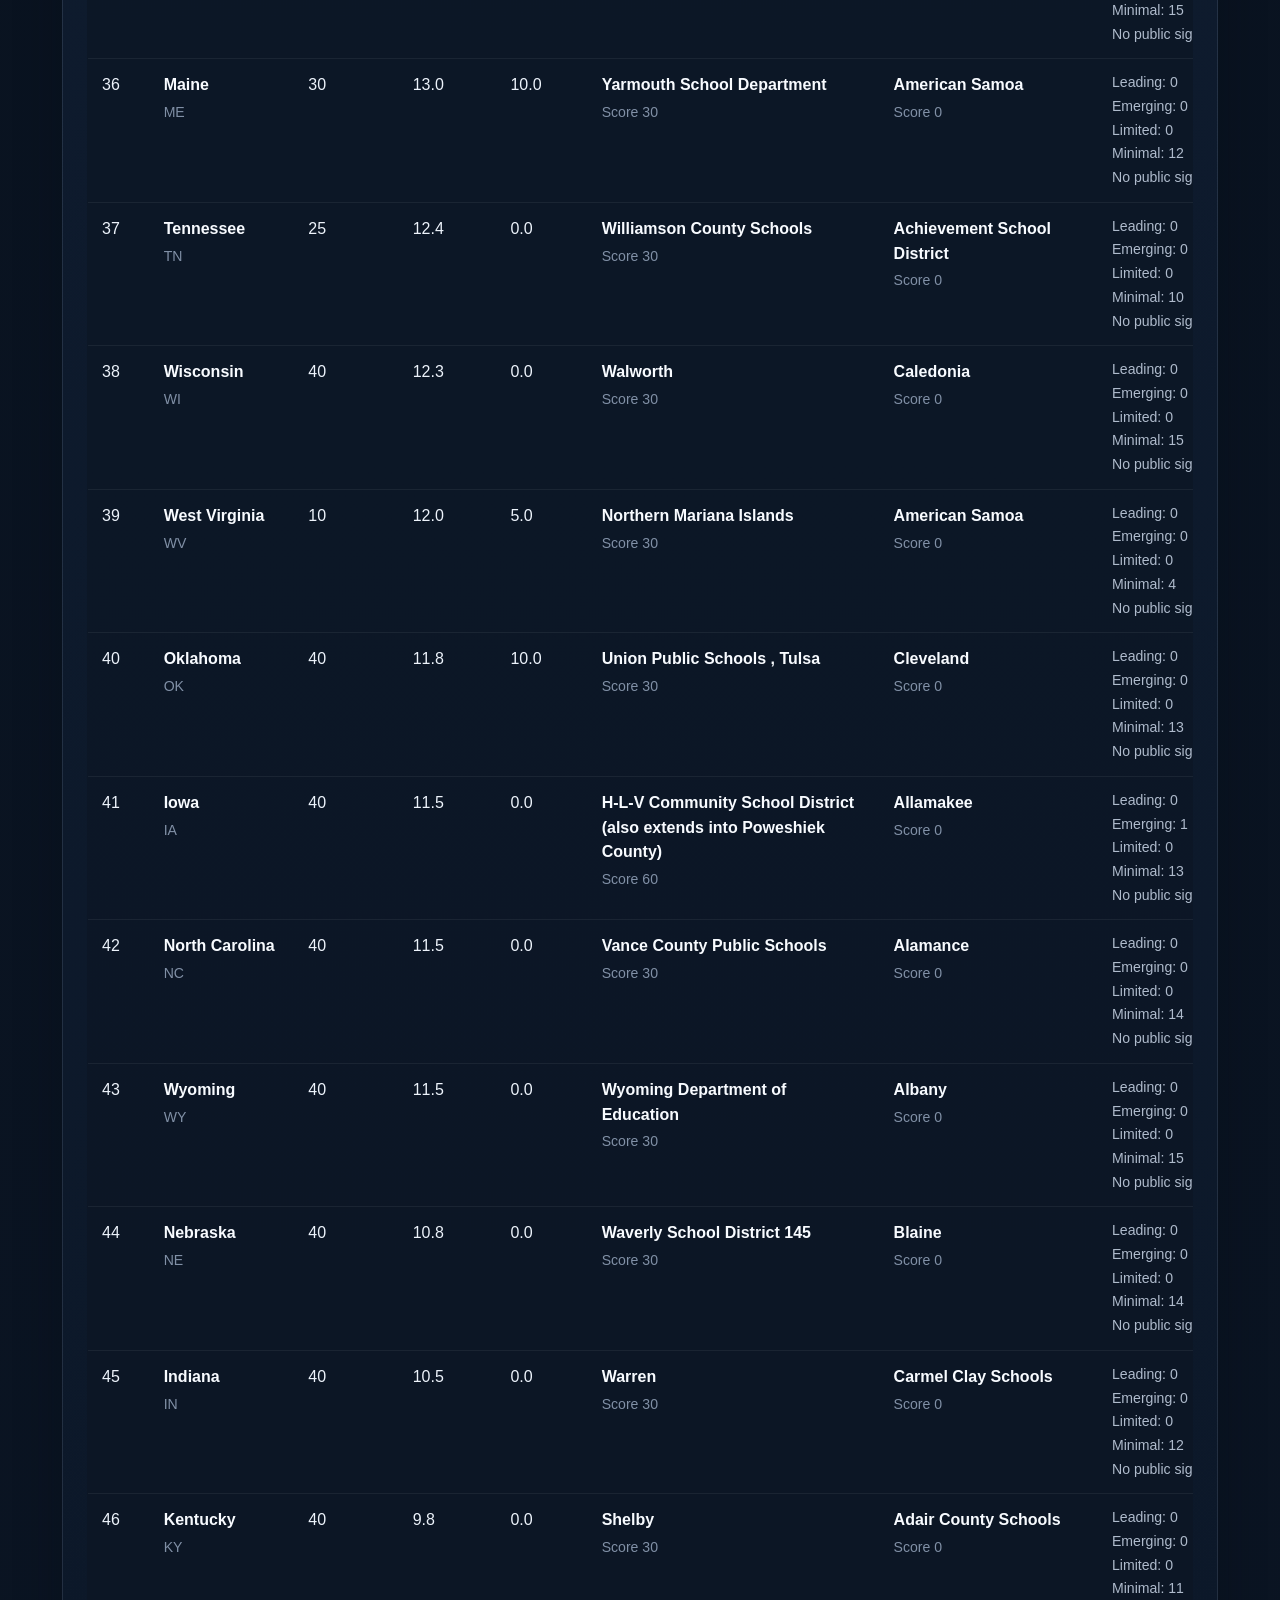
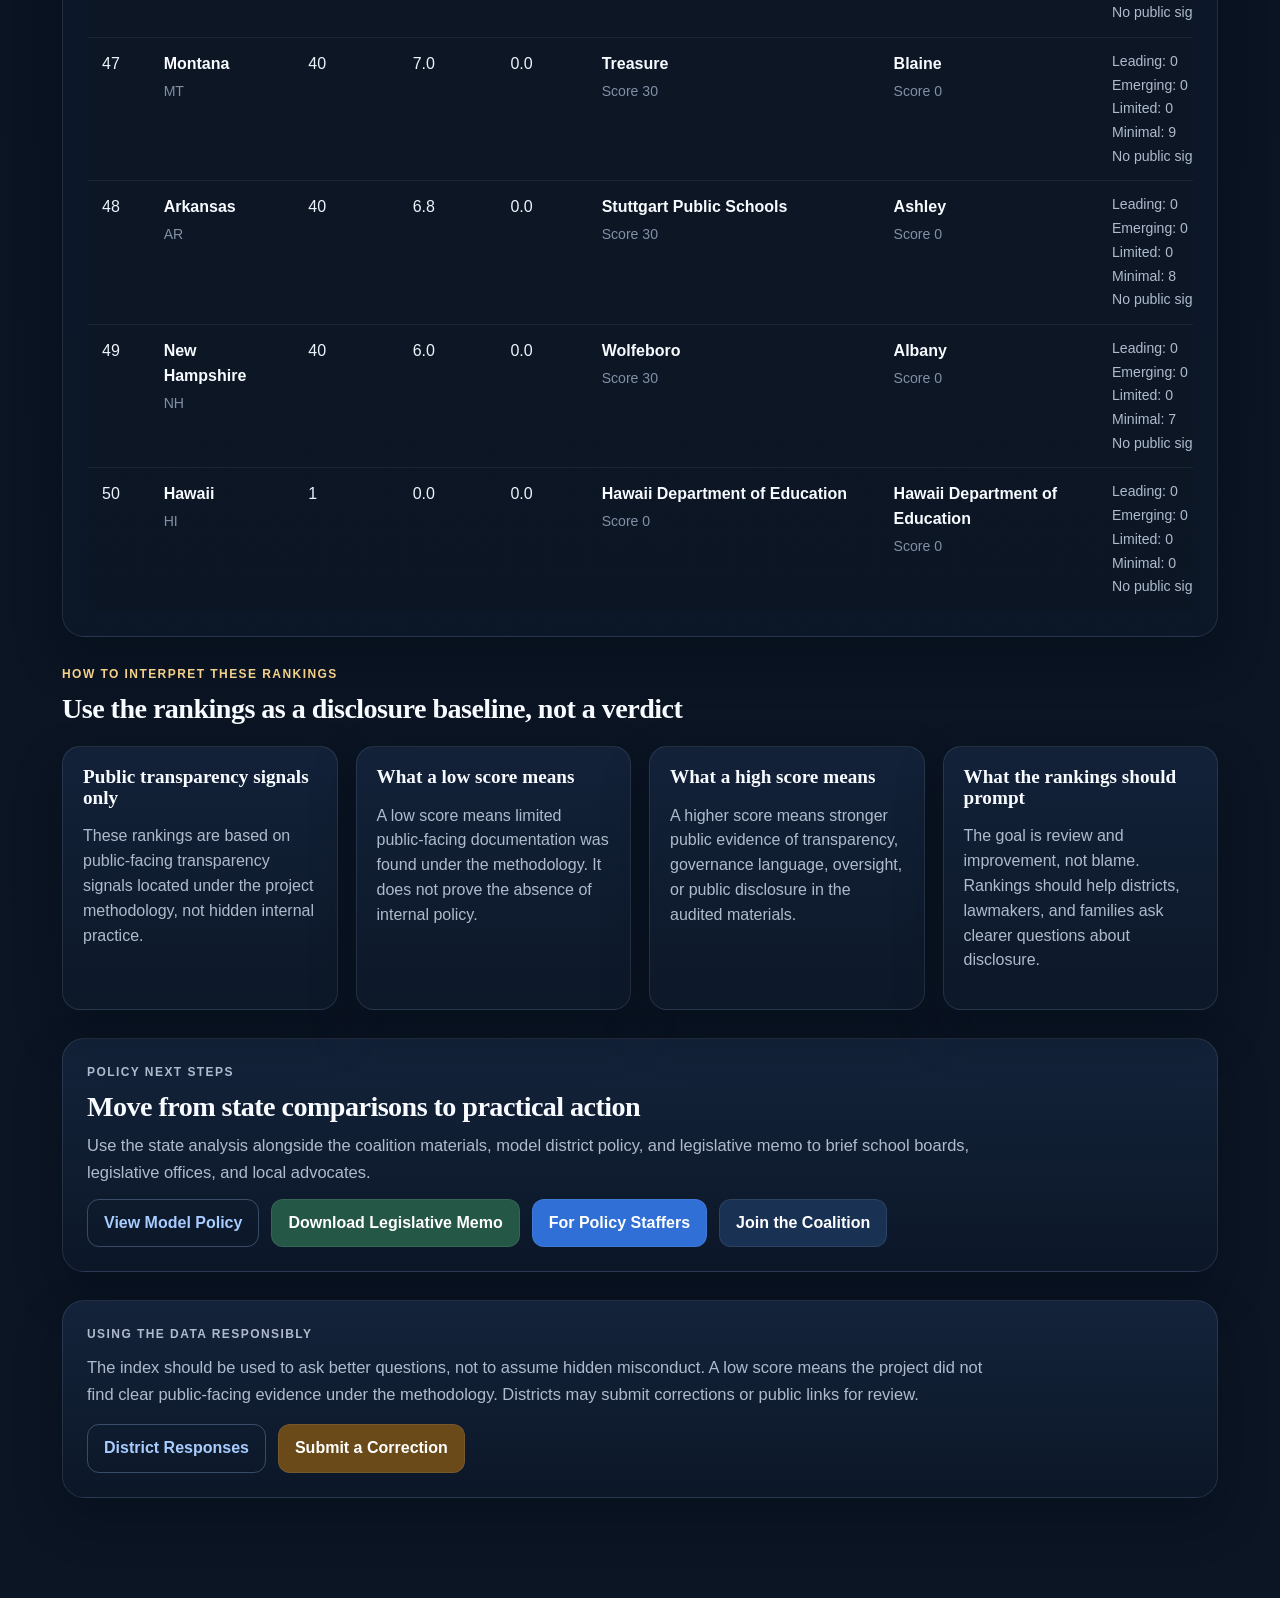
<file: state-rankings.html>
<!doctype html>
<html lang="en">

<head>
  <meta charset="utf-8" />
  <meta name="viewport" content="width=device-width, initial-scale=1" />
  <title>State-by-State AI Transparency Analysis | K–12 AI Transparency Index</title>
  <meta name="description" content="Compare public AI transparency signals across states using district-level audit data from the K–12 AI Transparency Index." />
  <meta property="og:title" content="State-by-State AI Transparency Analysis | K–12 AI Transparency Index" />
  <meta property="og:description" content="State-level summaries of public-facing K–12 AI transparency signals based on the K–12 AI Transparency Index district audit." />
  <meta property="og:type" content="website" />
  <meta property="og:url" content="https://roh13294.github.io/K12-AI-Transparency-Index/state-rankings.html" />
  <link rel="canonical" href="https://roh13294.github.io/K12-AI-Transparency-Index/state-rankings.html" />
  <link rel="stylesheet" href="style.css" />
</head>

<body data-page="state-rankings" data-base-prefix="">
  <div class="page">
    <div class="container">
      <div data-site-nav></div>

      <header class="hero-panel">
        <p class="eyebrow">State Analysis</p>
        <h1>State-by-State AI Transparency Analysis</h1>
        <p class="subtitle lede">
          Compare public AI transparency signals across states using district-level audit data from the K–12 AI Transparency Index.
        </p>
        <p class="meta">
          State summaries were generated from the audited district dataset on <span id="stateGeneratedAt">—</span>.
        </p>
      </header>

      <section class="quote-panel section">
        <h2>Interpretation note</h2>
        <p>
          State rankings reflect public-facing transparency signals found in district materials. They do not measure whether a district uses AI safely or unsafely, and they should be interpreted as a measure of public disclosure, not hidden internal practice.
        </p>
      </section>

      <section class="section" aria-labelledby="national-state-overview">
        <div class="section-heading">
          <p class="eyebrow">National State Overview</p>
          <h2 class="section-title" id="national-state-overview">A state-level snapshot of the audited sample</h2>
        </div>

        <div class="metric-grid state-overview-grid">
          <article class="metric-card">
            <div class="metric-label">States covered</div>
            <div class="metric-value" id="overviewStates">—</div>
          </article>
          <article class="metric-card">
            <div class="metric-label">Districts audited</div>
            <div class="metric-value" id="overviewDistricts">—</div>
          </article>
          <article class="metric-card">
            <div class="metric-label">National average score</div>
            <div class="metric-value" id="overviewAverage">—</div>
          </article>
          <article class="metric-card">
            <div class="metric-label">Highest average state</div>
            <div class="metric-value is-compact" id="overviewHighestState">—</div>
            <div class="meta-note" id="overviewHighestStateNote">—</div>
          </article>
          <article class="metric-card">
            <div class="metric-label">Lowest average state</div>
            <div class="metric-value is-compact" id="overviewLowestState">—</div>
            <div class="meta-note" id="overviewLowestStateNote">—</div>
          </article>
          <article class="metric-card">
            <div class="metric-label">Median state average</div>
            <div class="metric-value" id="overviewMedianState">—</div>
          </article>
        </div>

        <p class="footer-note">
          State averages reflect the districts audited in this dataset, not every district in each state. Sample sizes vary by state and should be read alongside the district count column.
        </p>
      </section>

      <section class="panel section" aria-labelledby="state-rankings-table">
        <div class="section-heading">
          <p class="eyebrow">State Rankings Table</p>
          <h2 class="section-title" id="state-rankings-table">Compare audited states and search by name</h2>
        </div>
        <p class="section-copy">
          Search by full state name or abbreviation. Sort by average score, district count, median score, or alphabetical order.
        </p>

        <div class="controls">
          <input id="stateSearchInput" type="text" placeholder="Search state or abbreviation" autocomplete="off" />
          <select id="stateSortSelect" aria-label="Sort states">
            <option value="avg-desc">Average score: high to low</option>
            <option value="avg-asc">Average score: low to high</option>
            <option value="districts-desc">District count: high to low</option>
            <option value="districts-asc">District count: low to high</option>
            <option value="median-desc">Median score: high to low</option>
            <option value="median-asc">Median score: low to high</option>
            <option value="state-asc">State: A to Z</option>
            <option value="state-desc">State: Z to A</option>
          </select>
        </div>

        <div id="stateStatusText" class="status">Loading state summaries...</div>

        <div class="table-wrap">
          <table class="table state-table">
            <thead>
              <tr>
                <th>Rank</th>
                <th>State</th>
                <th>Districts Audited</th>
                <th>Average Score</th>
                <th>Median Score</th>
                <th>Highest-Scoring District</th>
                <th>Lowest-Scoring District</th>
                <th>Tier Distribution</th>
              </tr>
            </thead>
            <tbody id="stateTableBody"></tbody>
          </table>
        </div>
      </section>

      <section class="section" aria-labelledby="interpret-rankings">
        <div class="section-heading">
          <p class="eyebrow">How to Interpret These Rankings</p>
          <h2 class="section-title" id="interpret-rankings">Use the rankings as a disclosure baseline, not a verdict</h2>
        </div>

        <div class="card-grid">
          <article class="feature-card">
            <h3>Public transparency signals only</h3>
            <p>These rankings are based on public-facing transparency signals located under the project methodology, not hidden internal practice.</p>
          </article>
          <article class="feature-card">
            <h3>What a low score means</h3>
            <p>A low score means limited public-facing documentation was found under the methodology. It does not prove the absence of internal policy.</p>
          </article>
          <article class="feature-card">
            <h3>What a high score means</h3>
            <p>A higher score means stronger public evidence of transparency, governance language, oversight, or public disclosure in the audited materials.</p>
          </article>
          <article class="feature-card">
            <h3>What the rankings should prompt</h3>
            <p>The goal is review and improvement, not blame. Rankings should help districts, lawmakers, and families ask clearer questions about disclosure.</p>
          </article>
        </div>
      </section>

      <section class="panel section">
        <p class="eyebrow">Policy Next Steps</p>
        <h2 class="section-title">Move from state comparisons to practical action</h2>
        <p class="section-copy">
          Use the state analysis alongside the coalition materials, model district policy, and legislative memo to brief school boards, legislative offices, and local advocates.
        </p>
        <div class="cta-group">
          <a class="btn ghost" href="model-policy.html">View Model Policy</a>
          <a class="btn secondary download" data-config-link="legislativeMemoUrl" href="docs/Student_AI_Transparency_and_Human_Review_Act_Memo.pdf">Download Legislative Memo</a>
          <a class="btn" href="policy-staffers.html">For Policy Staffers</a>
          <a class="btn secondary" href="coalition.html">Join the Coalition</a>
        </div>
      </section>

      <section class="panel section">
        <p class="eyebrow">Using the Data Responsibly</p>
        <p class="section-copy">
          The index should be used to ask better questions, not to assume hidden misconduct. A low score means the project did not find clear public-facing evidence under the methodology. Districts may submit corrections or public links for review.
        </p>
        <div class="responsible-links">
          <a class="btn ghost" href="responses/index.html">District Responses</a>
          <a class="btn contact" data-config-email="contactEmail" data-mailto-subject="District Data Correction or Public Link Submission" href="mailto:ronysbrand@gmail.com?subject=District%20Data%20Correction%20or%20Public%20Link%20Submission">Submit a Correction</a>
        </div>
      </section>
    </div>
  </div>

  <script src="campaign-config.js"></script>
  <script src="site.js"></script>
  <script src="state-rankings.js"></script>
</body>

</html>
</file>
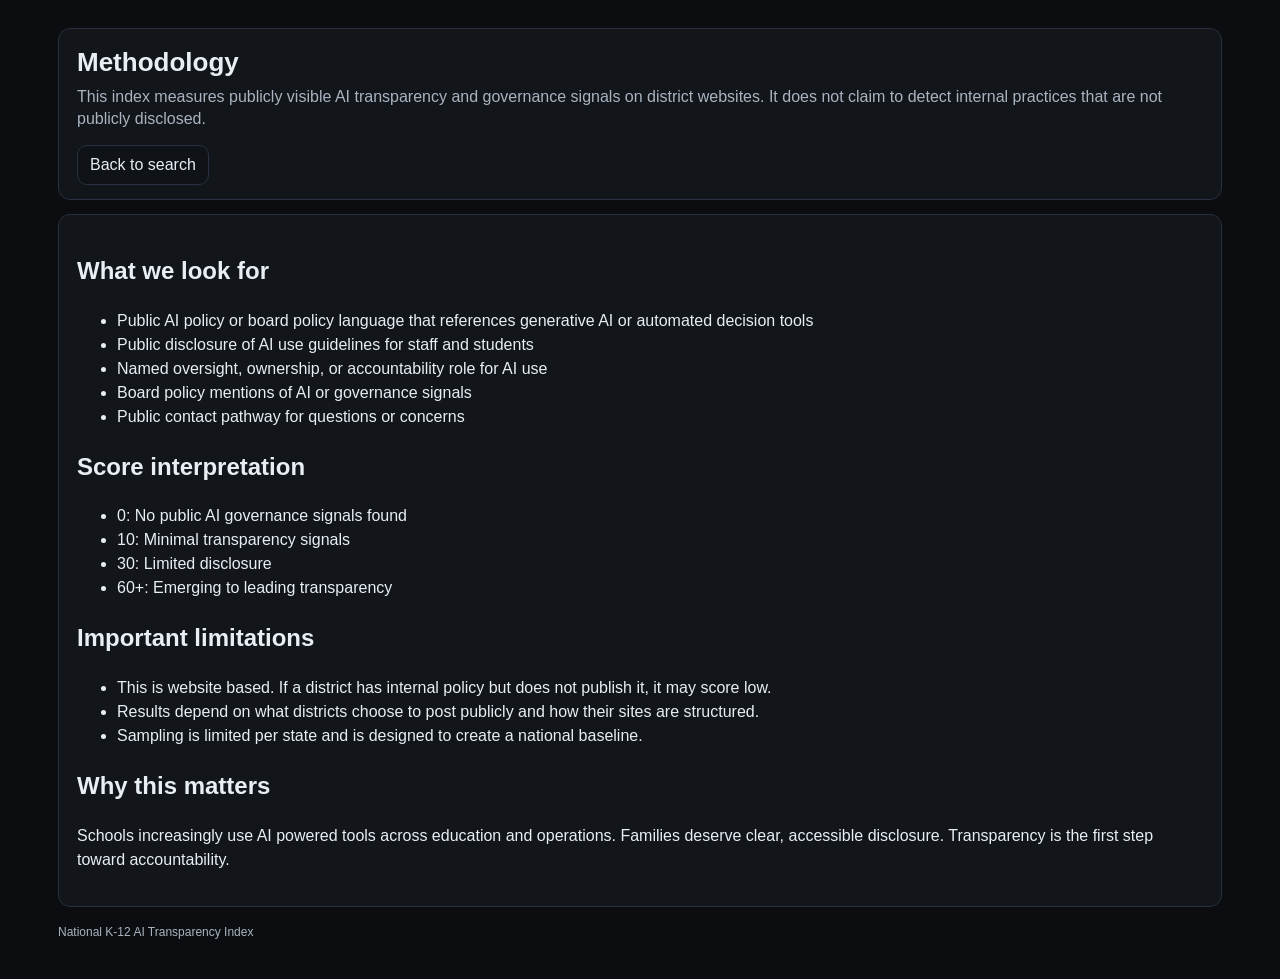
<file: dashboard/methodology.html>
<!DOCTYPE html>
<html lang="en">
<head>
  <meta charset="UTF-8" />
  <meta name="viewport" content="width=device-width, initial-scale=1"/>
  <title>Methodology - National K-12 AI Transparency Index</title>
  <link rel="stylesheet" href="style.css" />
</head>
<body>
  <div class="wrap">
    <header class="header">
      <h1>Methodology</h1>
      <p class="sub">
        This index measures publicly visible AI transparency and governance signals on district websites.
        It does not claim to detect internal practices that are not publicly disclosed.
      </p>
      <div class="controls">
        <a class="link" href="index.html">Back to search</a>
      </div>
    </header>

    <main class="content">
      <h2>What we look for</h2>
      <ul>
        <li>Public AI policy or board policy language that references generative AI or automated decision tools</li>
        <li>Public disclosure of AI use guidelines for staff and students</li>
        <li>Named oversight, ownership, or accountability role for AI use</li>
        <li>Board policy mentions of AI or governance signals</li>
        <li>Public contact pathway for questions or concerns</li>
      </ul>

      <h2>Score interpretation</h2>
      <ul>
        <li>0: No public AI governance signals found</li>
        <li>10: Minimal transparency signals</li>
        <li>30: Limited disclosure</li>
        <li>60+: Emerging to leading transparency</li>
      </ul>

      <h2>Important limitations</h2>
      <ul>
        <li>This is website based. If a district has internal policy but does not publish it, it may score low.</li>
        <li>Results depend on what districts choose to post publicly and how their sites are structured.</li>
        <li>Sampling is limited per state and is designed to create a national baseline.</li>
      </ul>

      <h2>Why this matters</h2>
      <p>
        Schools increasingly use AI powered tools across education and operations. Families deserve clear, accessible disclosure.
        Transparency is the first step toward accountability.
      </p>
    </main>

    <footer class="footer">
      <div>National K-12 AI Transparency Index</div>
    </footer>
  </div>
</body>
</html>
</file>
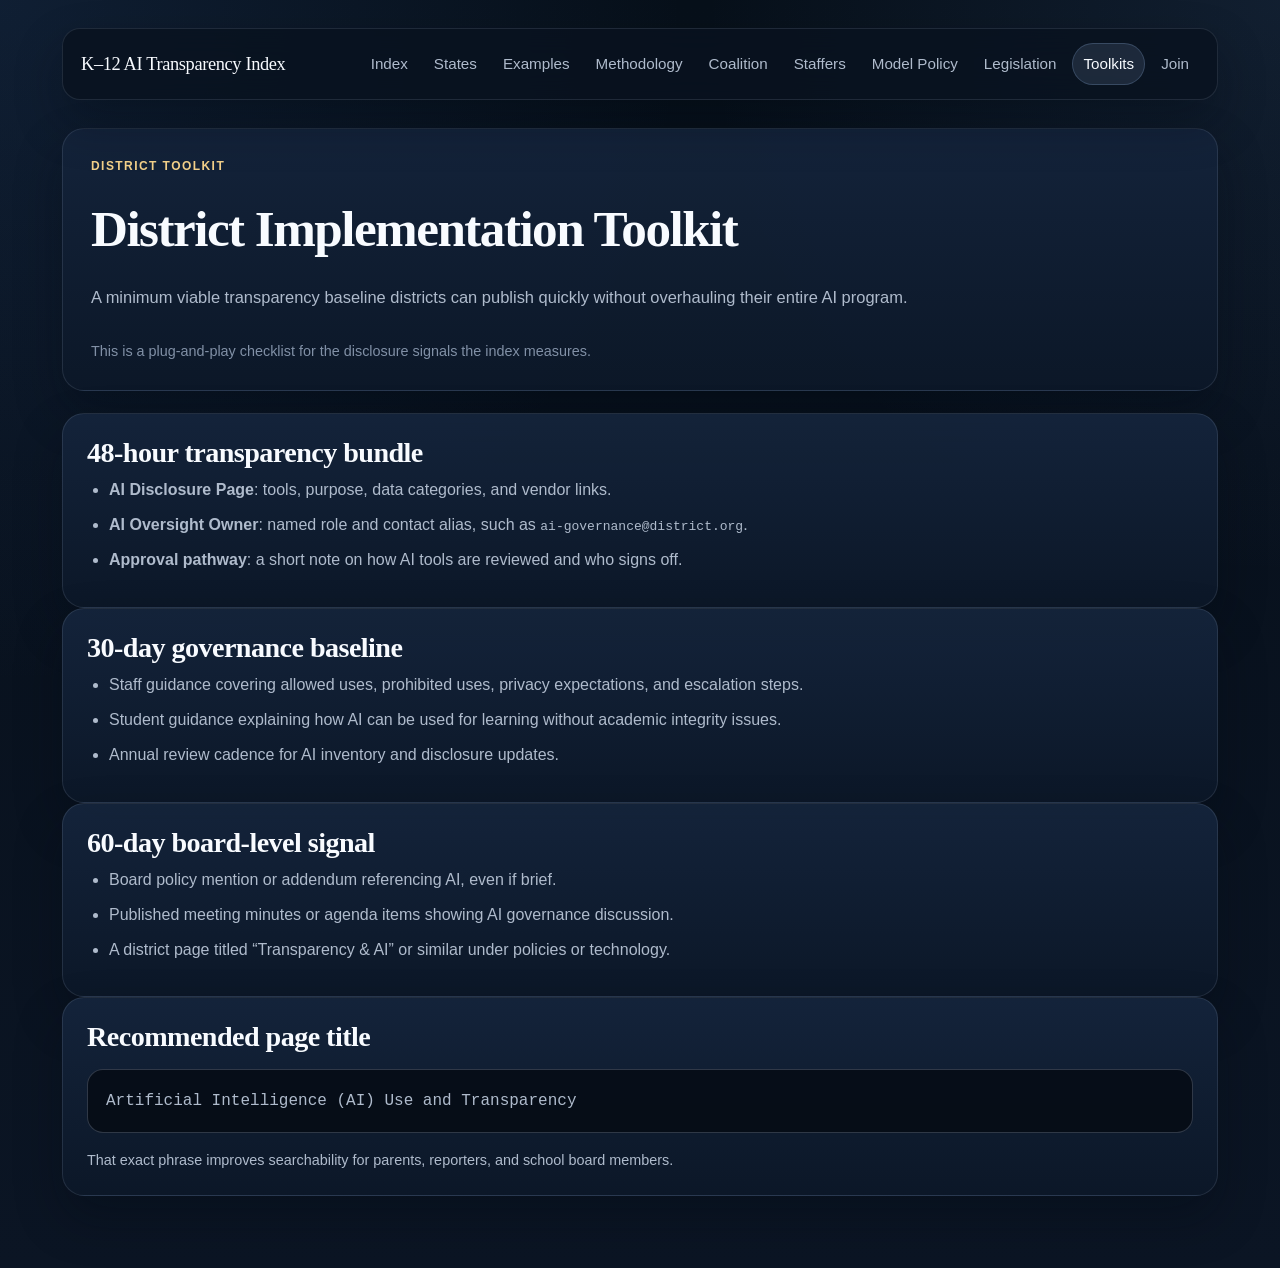
<file: toolkits/district_toolkit.html>
<!doctype html>
<html lang="en">

<head>
  <meta charset="utf-8" />
  <meta name="viewport" content="width=device-width, initial-scale=1" />
  <title>District Toolkit | K–12 AI Transparency Index</title>
  <link rel="stylesheet" href="../style.css" />
</head>

<body data-page="toolkits" data-base-prefix="../">
  <div class="page">
    <div class="container">
      <div data-site-nav></div>

      <header class="header hero-panel">
        <p class="eyebrow">District Toolkit</p>
        <h1>District Implementation Toolkit</h1>
        <p class="subtitle">A minimum viable transparency baseline districts can publish quickly without overhauling their entire AI program.</p>
        <p class="meta">This is a plug-and-play checklist for the disclosure signals the index measures.</p>
      </header>

      <section class="panel">
        <h2>48-hour transparency bundle</h2>
        <ul>
          <li><strong>AI Disclosure Page</strong>: tools, purpose, data categories, and vendor links.</li>
          <li><strong>AI Oversight Owner</strong>: named role and contact alias, such as <code>ai-governance@district.org</code>.</li>
          <li><strong>Approval pathway</strong>: a short note on how AI tools are reviewed and who signs off.</li>
        </ul>
      </section>

      <section class="panel">
        <h2>30-day governance baseline</h2>
        <ul>
          <li>Staff guidance covering allowed uses, prohibited uses, privacy expectations, and escalation steps.</li>
          <li>Student guidance explaining how AI can be used for learning without academic integrity issues.</li>
          <li>Annual review cadence for AI inventory and disclosure updates.</li>
        </ul>
      </section>

      <section class="panel">
        <h2>60-day board-level signal</h2>
        <ul>
          <li>Board policy mention or addendum referencing AI, even if brief.</li>
          <li>Published meeting minutes or agenda items showing AI governance discussion.</li>
          <li>A district page titled “Transparency &amp; AI” or similar under policies or technology.</li>
        </ul>
      </section>

      <section class="panel">
        <h2>Recommended page title</h2>
        <p class="codebox">Artificial Intelligence (AI) Use and Transparency</p>
        <p class="meta">That exact phrase improves searchability for parents, reporters, and school board members.</p>
      </section>
    </div>
  </div>
  <script src="../campaign-config.js"></script>
  <script src="../site.js"></script>
  <script src="district_toolkit.js?v=2"></script>
</body>

</html>
</file>
<file: style.css>
:root{
  --bg: #08111d;
  --bgGlow: rgba(54, 97, 165, 0.18);
  --panel: #0f1b2d;
  --panel2: #13233a;
  --panel3: #162d49;
  --border: rgba(196, 211, 235, 0.12);
  --borderStrong: rgba(196, 211, 235, 0.22);
  --muted: #afbbcc;
  --muted2: #8190a6;
  --text: #edf3fb;
  --heading: #f8fbff;
  --link: #a8ccff;
  --linkHover: #d9e8ff;
  --btn: #2f6fd6;
  --btnHover: #4a86e6;
  --btnAlt: #193254;
  --btnAltHover: #234268;
  --success: #98d3b3;
  --warning: #f4d18a;
  --shadow: 0 22px 48px rgba(2, 8, 18, 0.32);
  --heading-font: Georgia, "Times New Roman", Times, serif;
  --body-font: -apple-system, BlinkMacSystemFont, "Segoe UI", Helvetica, Arial, sans-serif;
}

* {
  box-sizing: border-box;
}

html {
  scroll-behavior: smooth;
}

body {
  margin: 0;
  min-height: 100vh;
  background:
    radial-gradient(circle at top left, var(--bgGlow), transparent 38%),
    radial-gradient(circle at top right, rgba(92, 138, 208, 0.12), transparent 32%),
    linear-gradient(180deg, #07101a 0%, #08111d 35%, #0b1524 100%);
  color: var(--text);
  font-family: var(--body-font);
  line-height: 1.55;
}

.page{
  min-height: 100vh;
}

.container,
.wrap {
  max-width: 1200px;
  margin: 0 auto;
  padding: 28px 22px 72px;
}

.content {
  max-width: 860px;
}

.header,
.section-heading {
  margin-bottom: 22px;
}

.eyebrow {
  margin: 0 0 10px;
  color: var(--warning);
  font-size: 12px;
  font-weight: 700;
  letter-spacing: 0.12em;
  text-transform: uppercase;
}

.header h1,
.section-title,
h1,
h2,
h3 {
  color: var(--heading);
  font-family: var(--heading-font);
  line-height: 1.08;
}

.header h1 {
  margin: 0 0 12px;
  font-size: clamp(2.5rem, 4vw, 4.4rem);
  letter-spacing: -0.03em;
}

.section-title,
h2 {
  margin: 0 0 10px;
  font-size: clamp(1.7rem, 2.2vw, 2.4rem);
  letter-spacing: -0.02em;
}

h3 {
  margin: 0 0 10px;
  font-size: 1.2rem;
}

.subtitle,
.sub,
.section-copy {
  margin: 0 0 12px;
  color: var(--muted);
  font-size: 1.03rem;
  line-height: 1.65;
  max-width: 920px;
}

.meta {
  margin: 0;
  color: var(--muted2);
  font-size: 0.9rem;
}

.meta a {
  color: var(--link);
}

.lede {
  font-size: 1.1rem;
}

.section {
  margin: 28px 0;
}

.section-tight {
  margin-top: 18px;
}

.site-nav {
  position: sticky;
  top: 0;
  z-index: 20;
  margin-bottom: 28px;
  backdrop-filter: blur(14px);
}

.nav-shell {
  display: flex;
  align-items: center;
  justify-content: space-between;
  gap: 18px;
  padding: 14px 18px;
  border: 1px solid var(--border);
  border-radius: 18px;
  background: rgba(9, 18, 31, 0.84);
  box-shadow: var(--shadow);
}

.nav-brand {
  color: var(--heading);
  font-family: var(--heading-font);
  font-size: 1.15rem;
  text-decoration: none;
  letter-spacing: -0.02em;
}

.nav-links {
  display: flex;
  flex-wrap: wrap;
  justify-content: flex-end;
  gap: 6px;
}

.nav-link {
  display: inline-flex;
  align-items: center;
  justify-content: center;
  padding: 8px 10px;
  border-radius: 999px;
  color: var(--muted);
  font-size: 0.95rem;
  text-decoration: none;
  transition: background-color 0.18s ease, color 0.18s ease;
}

.nav-link:hover,
.nav-link:focus-visible {
  color: var(--heading);
  background: rgba(255, 255, 255, 0.06);
  text-decoration: none;
}

.nav-link.is-active {
  color: var(--heading);
  background: rgba(168, 204, 255, 0.12);
  border: 1px solid rgba(168, 204, 255, 0.2);
}

.hero-header,
.hero-panel,
.callout,
.panel,
.metric-card,
.feature-card,
.role-card,
.note-panel,
.quote-panel {
  background: linear-gradient(180deg, rgba(20, 36, 59, 0.97), rgba(12, 24, 40, 0.97));
  border: 1px solid var(--border);
  border-radius: 22px;
  box-shadow: var(--shadow);
}

.hero-header,
.hero-panel {
  padding: 28px;
}

.hero-panel {
  display: grid;
  gap: 16px;
}

.callout,
.panel,
.note-panel,
.quote-panel {
  padding: 24px;
}

.launch-badge {
  display: inline-flex;
  align-items: center;
  gap: 8px;
  width: fit-content;
  padding: 8px 12px;
  border-radius: 999px;
  border: 1px solid rgba(244, 209, 138, 0.28);
  background: rgba(244, 209, 138, 0.08);
  color: var(--warning);
  font-size: 0.88rem;
  font-weight: 600;
}

.meta-note {
  color: var(--muted);
  font-size: 0.98rem;
}

.callout {
  border-color: rgba(168, 204, 255, 0.22);
}

.quote-panel {
  border-left: 4px solid rgba(168, 204, 255, 0.4);
}

.callout .eyebrow {
  color: var(--success);
}

.stats,
.card-grid,
.role-grid,
.metric-grid {
  display: grid;
  gap: 18px;
}

.stats {
  grid-template-columns: repeat(3, minmax(0, 1fr));
  margin: 28px 0 18px;
}

.card-grid {
  grid-template-columns: repeat(auto-fit, minmax(230px, 1fr));
}

.role-grid {
  grid-template-columns: repeat(auto-fit, minmax(240px, 1fr));
}

.metric-grid {
  grid-template-columns: repeat(auto-fit, minmax(160px, 1fr));
}

.stat-card,
.metric-card,
.feature-card,
.role-card {
  padding: 20px;
  border-radius: 18px;
  border: 1px solid var(--border);
  background: linear-gradient(180deg, rgba(19, 35, 58, 0.96), rgba(13, 25, 41, 0.96));
}

.stat-label,
.metric-label,
.card-kicker {
  margin-bottom: 10px;
  color: var(--muted);
  font-size: 0.82rem;
  font-weight: 600;
  letter-spacing: 0.05em;
  text-transform: uppercase;
}

.stat-value,
.metric-value {
  color: var(--heading);
  font-size: clamp(1.8rem, 2.4vw, 2.4rem);
  line-height: 1.05;
}

.metric-copy,
.feature-card p,
.role-card p,
.panel p,
.callout p,
.content p,
li,
.footer-note {
  color: var(--muted);
}

.feature-card h3,
.role-card h3 {
  margin-bottom: 10px;
}

.document-card {
  display: grid;
  gap: 14px;
  align-content: start;
}

.document-card .cta-group {
  margin-top: auto;
}

.role-meta {
  margin: 0 0 10px;
  color: var(--warning);
  font-size: 0.9rem;
  font-weight: 600;
}

.cta-group,
.toolkit-links,
.controls,
.controls-row {
  display: flex;
  flex-wrap: wrap;
  gap: 12px;
  align-items: center;
}

.controls {
  margin: 16px 0 18px;
}

input,
select,
textarea {
  width: 100%;
  background: rgba(7, 15, 27, 0.8);
  color: var(--text);
  border: 1px solid var(--borderStrong);
  padding: 12px 14px;
  border-radius: 12px;
  outline: none;
  font: inherit;
}

input {
  max-width: 520px;
}

select {
  max-width: 180px;
}

textarea {
  resize: vertical;
  line-height: 1.6;
}

input:focus,
select:focus,
textarea:focus {
  border-color: rgba(168, 204, 255, 0.5);
  box-shadow: 0 0 0 3px rgba(168, 204, 255, 0.12);
}

.btn,
button.btn {
  display: inline-flex;
  align-items: center;
  justify-content: center;
  gap: 8px;
  padding: 11px 16px;
  border-radius: 12px;
  background: var(--btn);
  color: white;
  border: 1px solid rgba(255,255,255,0.08);
  text-decoration: none;
  font: inherit;
  font-weight: 600;
  cursor: pointer;
  transition: background-color 0.18s ease, transform 0.18s ease;
}

.btn:hover,
button.btn:hover,
.btn:focus-visible,
button.btn:focus-visible {
  background: var(--btnHover);
  text-decoration: none;
  transform: translateY(-1px);
}

.btn.secondary {
  background: var(--btnAlt);
}

.btn.secondary:hover,
.btn.secondary:focus-visible {
  background: var(--btnAltHover);
}

.btn.download,
button.btn.download {
  background: #255746;
}

.btn.download:hover,
.btn.download:focus-visible,
button.btn.download:hover,
button.btn.download:focus-visible {
  background: #2f6a55;
}

.btn.contact,
button.btn.contact {
  background: #6b4a1a;
}

.btn.contact:hover,
.btn.contact:focus-visible,
button.btn.contact:hover,
button.btn.contact:focus-visible {
  background: #7a5622;
}

.btn.ghost,
button.btn.ghost {
  background: transparent;
  color: var(--link);
  border-color: rgba(168, 204, 255, 0.28);
}

.btn.ghost:hover,
.btn.ghost:focus-visible,
button.btn.ghost:hover,
button.btn.ghost:focus-visible {
  background: rgba(168, 204, 255, 0.08);
  color: var(--linkHover);
}

.btn.small {
  padding: 8px 12px;
  font-size: 0.92rem;
}

a {
  color: var(--link);
  text-decoration: none;
}

a:hover,
a:focus-visible {
  color: var(--linkHover);
  text-decoration: underline;
}

.link {
  color: var(--link);
}

.panel h3,
.callout h3 {
  margin-top: 0;
}

.table-wrap {
  margin-top: 10px;
  overflow-x: auto;
}

.status {
  margin: 10px 0 12px;
  color: var(--muted);
}

.table {
  width: 100%;
  min-width: 980px;
  border-collapse: collapse;
  overflow: hidden;
  border-radius: 18px;
  border: 1px solid var(--border);
  background: rgba(12, 22, 36, 0.7);
}

th,
td {
  padding: 14px;
  border-bottom: 1px solid rgba(255,255,255,0.06);
  vertical-align: top;
}

th {
  text-align: left;
  color: var(--muted);
  font-weight: 600;
  font-size: 0.82rem;
  letter-spacing: 0.03em;
  background: rgba(17, 31, 50, 0.92);
}

tr:hover td{
  background: rgba(47, 111, 214, 0.06);
}

.pill {
  display: inline-block;
  background: rgba(255,255,255,0.06);
  border: 1px solid rgba(255,255,255,0.08);
  padding: 5px 10px;
  border-radius: 999px;
  font-size: 0.78rem;
  color: var(--text);
}

.sep {
  color: var(--muted2);
}

.footer-note,
.footer {
  margin-top: 14px;
  color: var(--muted2);
  font-size: 0.92rem;
}

.footer {
  border-top: 1px solid var(--border);
  padding-top: 18px;
}

.list-plain,
.content ul,
.panel ul {
  margin: 0;
  padding-left: 22px;
}

.list-plain li,
.content li,
.panel li {
  margin-bottom: 10px;
}

.key-lines {
  display: grid;
  gap: 8px;
}

.codebox {
  padding: 18px;
  border-radius: 16px;
  border: 1px solid var(--borderStrong);
  background: rgba(6, 13, 22, 0.92);
  color: var(--text);
  white-space: pre-wrap;
  font-family: ui-monospace, SFMono-Regular, Menlo, Monaco, Consolas, "Liberation Mono", monospace;
  line-height: 1.65;
}

.stack {
  display: grid;
  gap: 18px;
}

.inline-note {
  color: var(--warning);
  font-size: 0.92rem;
}

.split-layout {
  display: grid;
  grid-template-columns: minmax(0, 1.4fr) minmax(260px, 0.85fr);
  gap: 22px;
  align-items: start;
}

.sticky-card {
  position: sticky;
  top: 96px;
}

.minor-links {
  display: flex;
  flex-wrap: wrap;
  gap: 12px;
}

.facts-list {
  display: grid;
  gap: 10px;
}

.facts-list div {
  color: var(--muted);
}

.state-overview-grid {
  grid-template-columns: repeat(auto-fit, minmax(180px, 1fr));
}

.state-table {
  min-width: 1220px;
}

.table-strong {
  display: block;
  color: var(--heading);
  font-weight: 600;
}

.table-subtle {
  display: block;
  margin-top: 4px;
  color: var(--muted2);
  font-size: 0.88rem;
  line-height: 1.45;
}

.tier-stack {
  display: grid;
  gap: 4px;
  min-width: 180px;
}

.tier-stack span {
  color: var(--muted);
  font-size: 0.88rem;
  line-height: 1.4;
}

.stat-value.is-compact,
.metric-value.is-compact {
  font-size: clamp(1.25rem, 2vw, 1.75rem);
  line-height: 1.2;
}

.card-list {
  display: grid;
  gap: 8px;
  color: var(--muted);
}

.card-list div {
  color: var(--muted);
}

.responsible-links {
  display: flex;
  flex-wrap: wrap;
  gap: 12px;
  margin-top: 16px;
}

.status.is-error {
  color: #f2b1b1;
}

/* Real-world examples layouts and cards */
.examples-grid {
  display: grid;
  gap: 24px;
  grid-template-columns: 1fr;
}

@media (min-width: 768px) {
  .examples-grid {
    grid-template-columns: repeat(2, 1fr);
  }
}

.example-card {
  display: flex;
  flex-direction: column;
  gap: 12px;
  padding: 24px;
  border-radius: 20px;
  border: 1px solid var(--border);
  background: linear-gradient(180deg, rgba(19, 35, 58, 0.96), rgba(13, 25, 41, 0.96));
  box-shadow: var(--shadow);
}

.example-card h3 {
  margin: 0 0 4px;
  font-size: 1.35rem;
}

.example-meta {
  display: flex;
  flex-wrap: wrap;
  gap: 8px;
  align-items: center;
  font-size: 0.88rem;
}

.example-location {
  color: var(--warning);
  font-weight: 600;
}

.example-principle {
  background: rgba(168, 204, 255, 0.1);
  border: 1px solid rgba(168, 204, 255, 0.2);
  color: var(--link);
  padding: 4px 10px;
  border-radius: 999px;
  font-size: 0.78rem;
  font-weight: 600;
}

.example-desc {
  font-size: 0.98rem;
  line-height: 1.6;
  color: var(--muted);
  margin: 0;
}

.example-lesson {
  margin-top: auto;
  padding-top: 14px;
  border-top: 1px solid var(--border);
  font-size: 0.95rem;
  color: var(--text);
}

.example-sources {
  margin-top: 8px;
  font-size: 0.88rem;
}

.example-sources span {
  display: block;
  font-weight: 600;
  color: var(--muted2);
  margin-bottom: 4px;
}

.example-sources ul {
  margin: 0;
  padding-left: 18px;
}

.example-sources li {
  margin-bottom: 4px;
  color: var(--muted2);
}

.example-sources a {
  color: var(--link);
}

@media (max-width: 980px){
  .stats{
    grid-template-columns: 1fr;
  }

  .split-layout {
    grid-template-columns: 1fr;
  }

  .sticky-card {
    position: static;
  }
}

@media (max-width: 900px){
  .header h1{
    font-size: 2.4rem;
  }

  .nav-shell {
    flex-direction: column;
    align-items: flex-start;
  }

  .nav-links {
    justify-content: flex-start;
  }

  input,
  select {
    max-width: none;
  }

  .btn,
  button.btn {
    width: 100%;
  }

  .controls .btn,
  .controls-row .btn,
  .cta-group .btn,
  .toolkit-links .btn,
  .minor-links .btn {
    width: auto;
  }
}

@media (max-width: 640px){
  .container,
  .wrap {
    padding: 18px 16px 56px;
  }

  .hero-header,
  .hero-panel,
  .callout,
  .panel,
  .note-panel,
  .quote-panel,
  .feature-card,
  .role-card,
  .stat-card,
  .metric-card,
  .example-card {
    padding: 18px;
    border-radius: 18px;
  }

  .nav-links {
    gap: 6px;
  }

  .nav-link {
    padding: 8px 10px;
    font-size: 0.92rem;
  }
}
</file>
<file: dashboard/style.css>
:root {
  --bg: #0b0d10;
  --card: #12151a;
  --text: #e9eef5;
  --muted: #a9b4c0;
  --line: #273140;
  --accent: #e9eef5;
}

* { box-sizing: border-box; }
body {
  margin: 0;
  background: var(--bg);
  color: var(--text);
  font-family: -apple-system, BlinkMacSystemFont, "Segoe UI", Roboto, Arial, sans-serif;
}

.wrap {
  max-width: 1200px;
  margin: 0 auto;
  padding: 28px 18px 40px;
}

.header {
  background: var(--card);
  border: 1px solid var(--line);
  border-radius: 12px;
  padding: 18px 18px 14px;
}

h1 { margin: 0 0 8px; font-size: 26px; }
.sub { margin: 0 0 14px; color: var(--muted); line-height: 1.4; }

.stats {
  display: grid;
  grid-template-columns: repeat(3, minmax(0, 1fr));
  gap: 10px;
  margin: 12px 0 14px;
}
.stat {
  border: 1px solid var(--line);
  border-radius: 10px;
  padding: 10px 12px;
  background: #0f1216;
}
.stat .label { color: var(--muted); font-size: 12px; }
.stat .value { font-size: 18px; margin-top: 4px; }

.controls {
  display: flex;
  gap: 10px;
  flex-wrap: wrap;
  align-items: center;
}
input, select {
  padding: 10px 12px;
  border-radius: 10px;
  border: 1px solid var(--line);
  background: #0f1216;
  color: var(--text);
  outline: none;
}
input { flex: 1; min-width: 260px; }
select { min-width: 160px; }

.link {
  color: var(--accent);
  text-decoration: none;
  border: 1px solid var(--line);
  padding: 10px 12px;
  border-radius: 10px;
  background: #0f1216;
}

.note {
  margin: 14px 0;
  color: var(--muted);
}

.table {
  width: 100%;
  border-collapse: collapse;
  margin-top: 12px;
  background: var(--card);
  border: 1px solid var(--line);
  border-radius: 12px;
  overflow: hidden;
}
th, td {
  border-bottom: 1px solid var(--line);
  padding: 10px 10px;
  font-size: 13px;
  vertical-align: top;
}
th {
  text-align: left;
  color: var(--muted);
  font-weight: 600;
  background: #0f1216;
}
td.num, th.num { text-align: right; }

.badge {
  display: inline-block;
  padding: 4px 8px;
  border: 1px solid var(--line);
  border-radius: 999px;
  font-size: 12px;
  color: var(--muted);
  background: #0f1216;
}

.a {
  color: var(--text);
  text-decoration: underline;
  text-underline-offset: 2px;
}

.footer {
  margin-top: 18px;
  color: var(--muted);
  font-size: 12px;
}
.content {
  background: var(--card);
  border: 1px solid var(--line);
  border-radius: 12px;
  padding: 18px;
  margin-top: 14px;
  line-height: 1.5;
}
</file>
